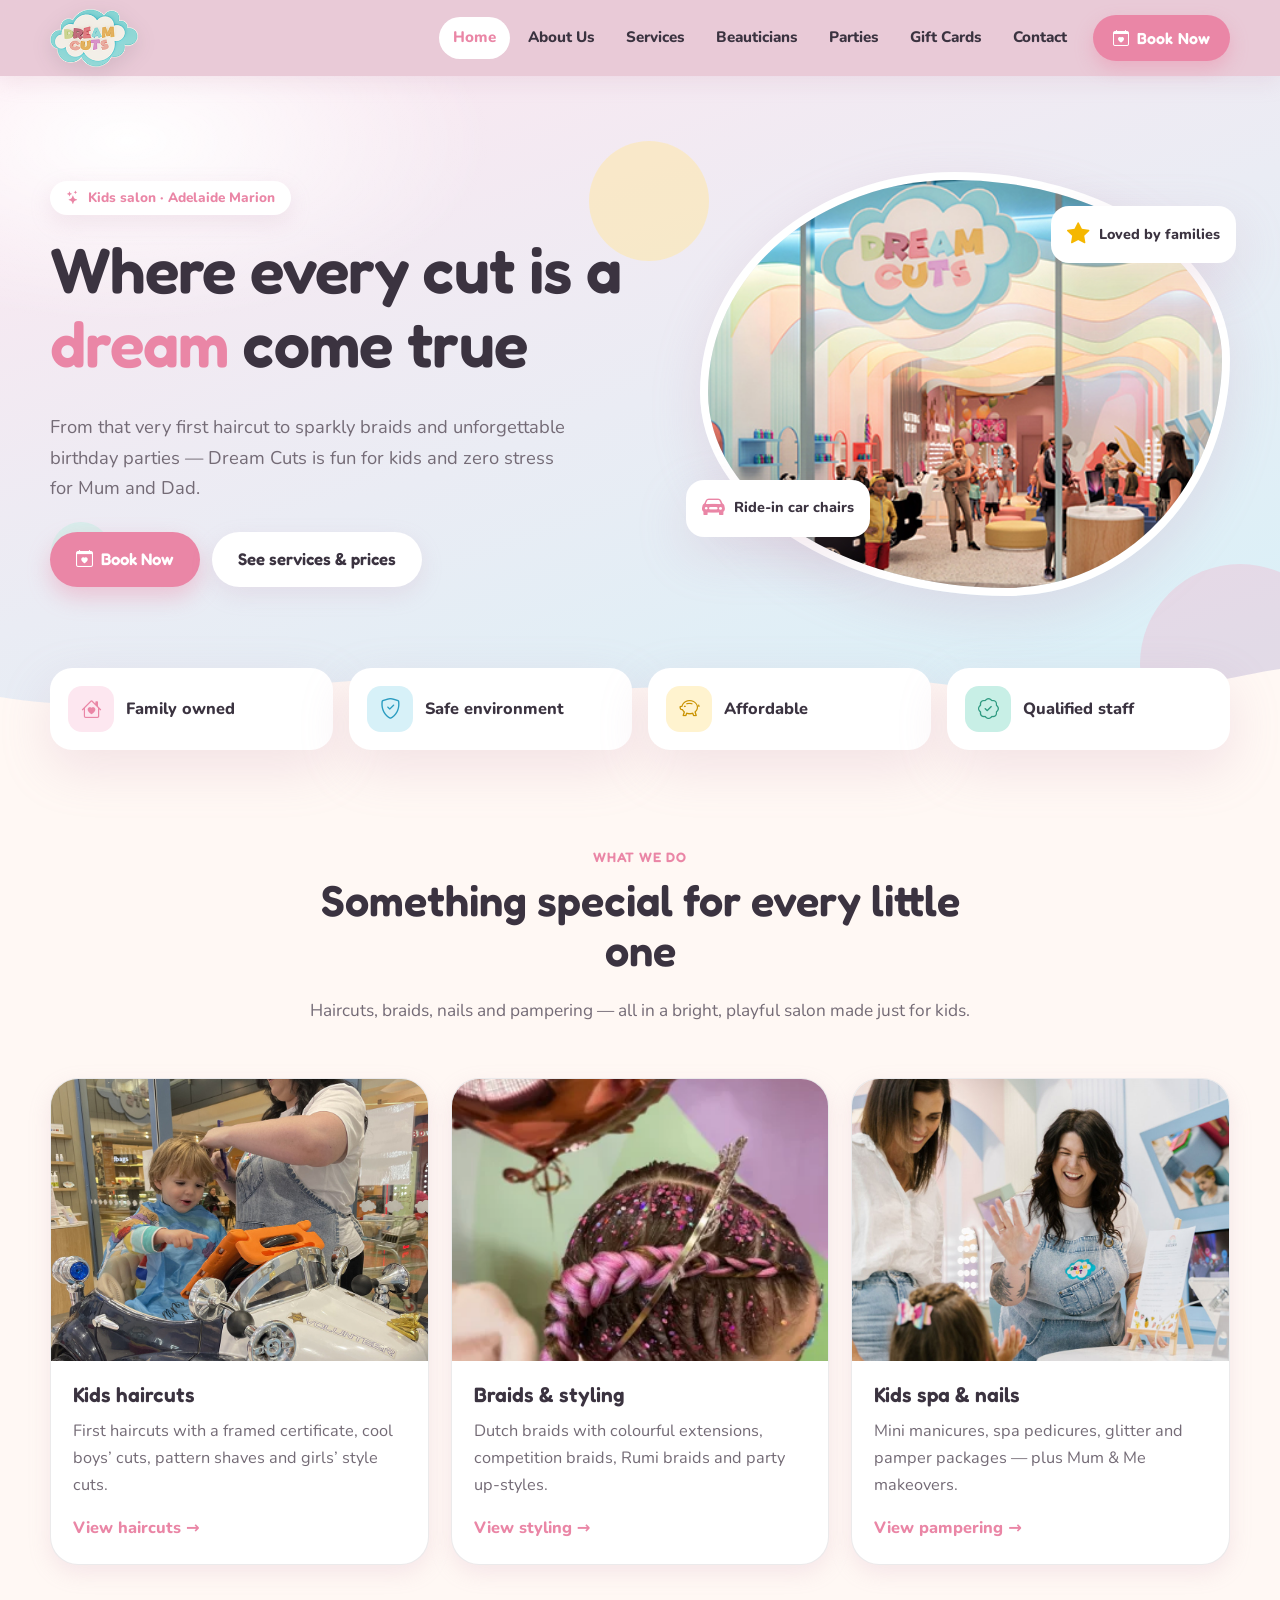
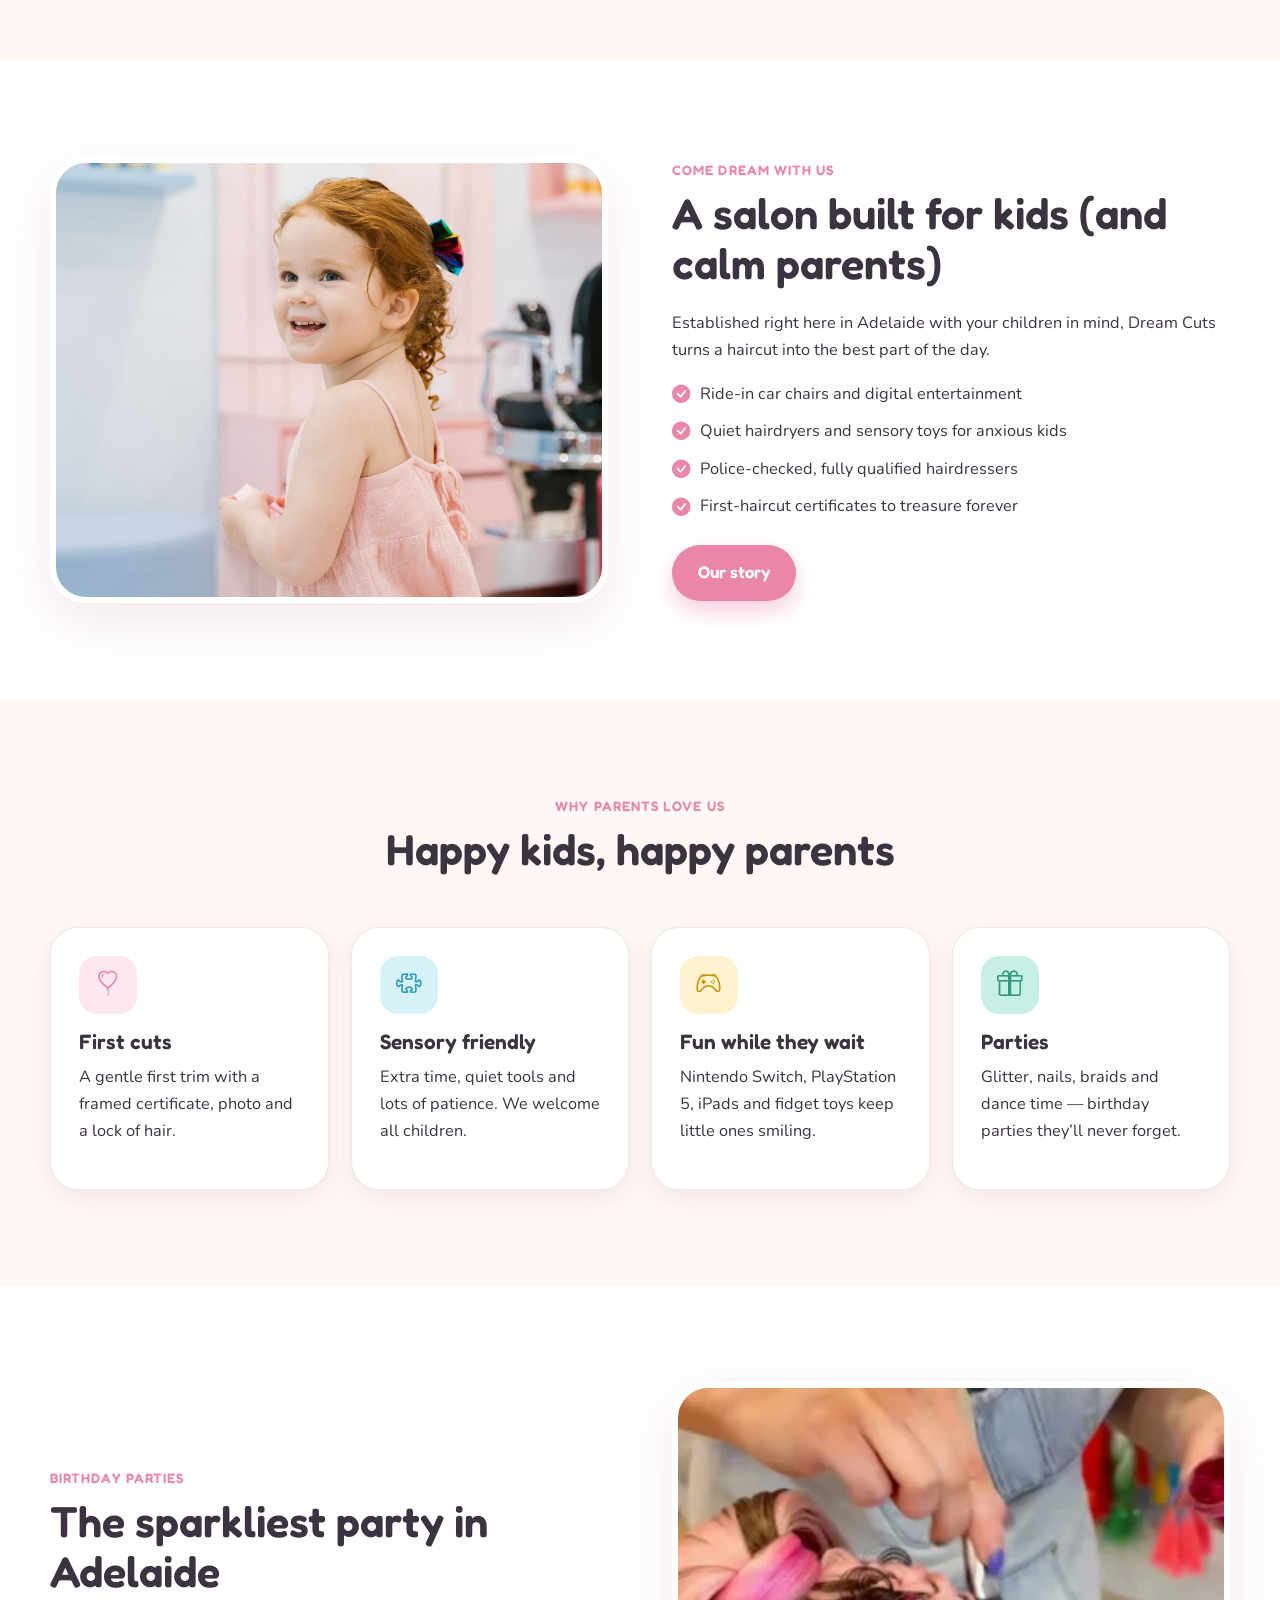
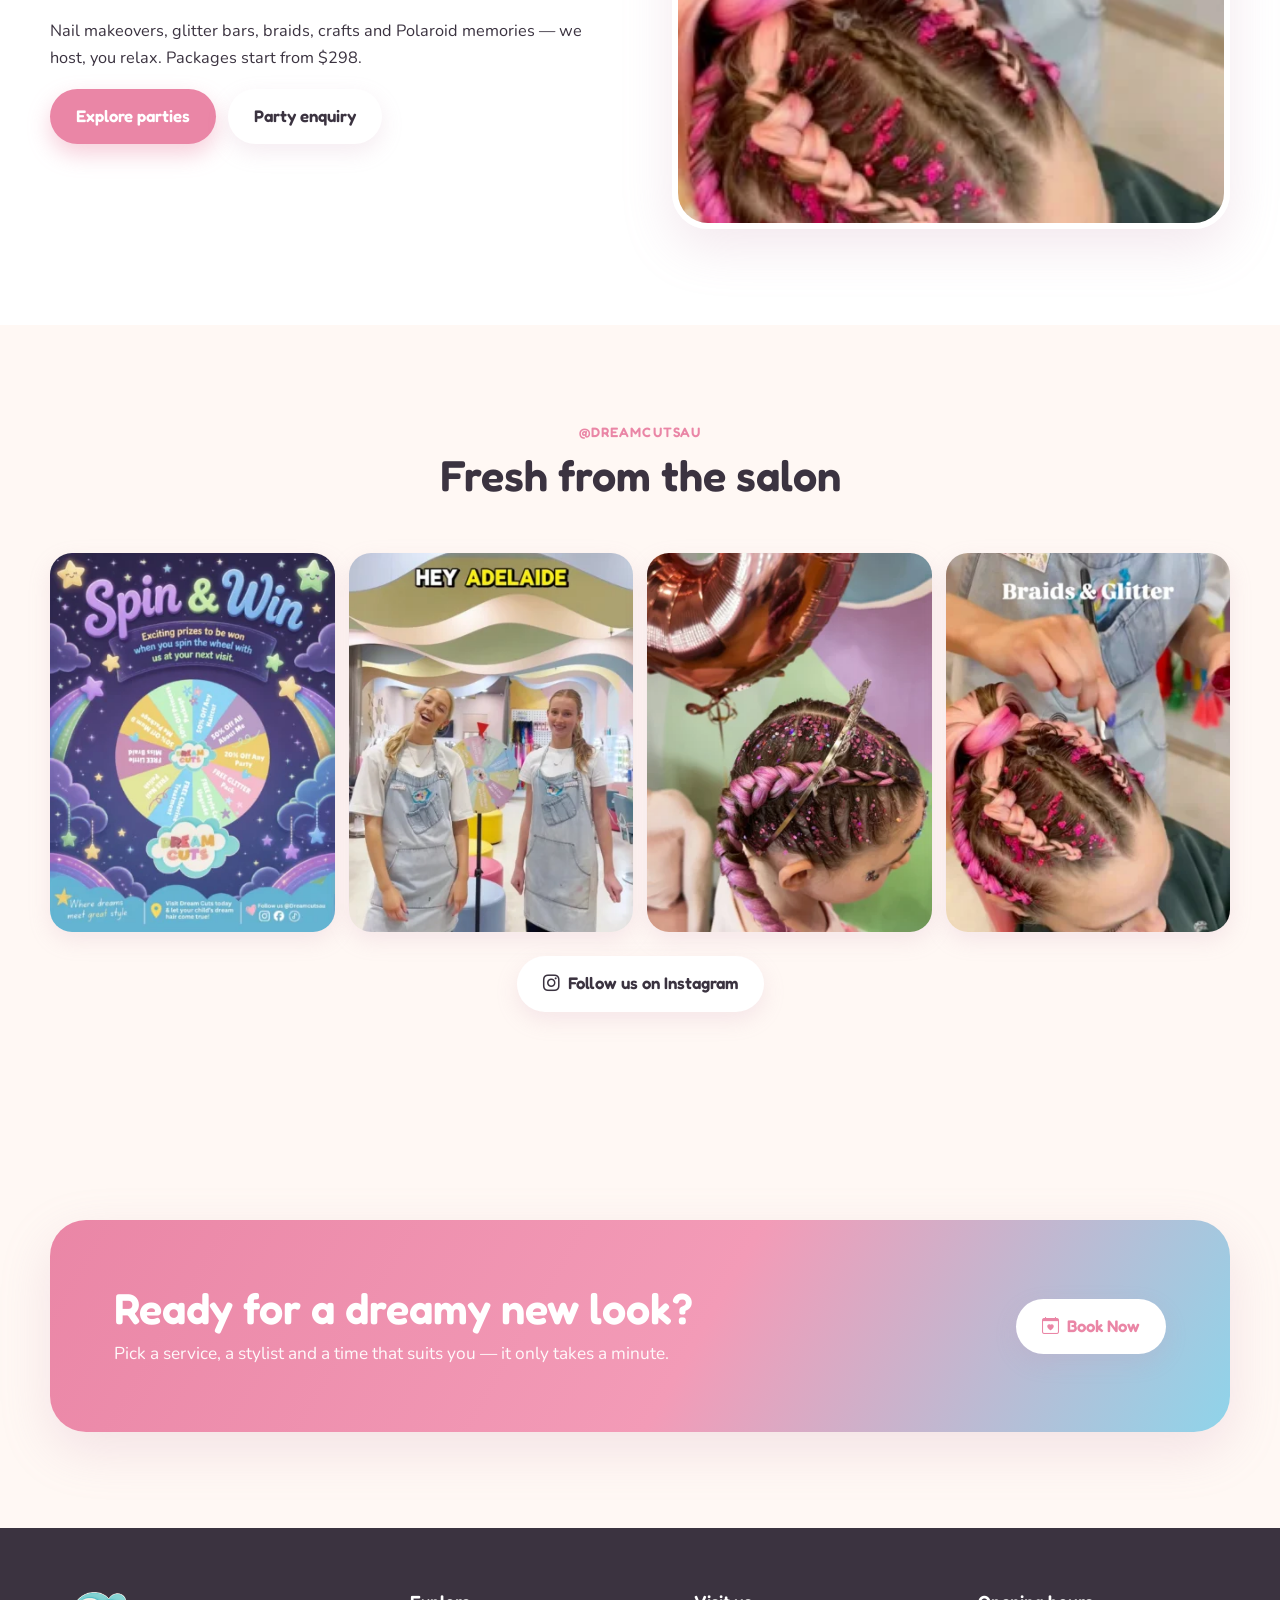
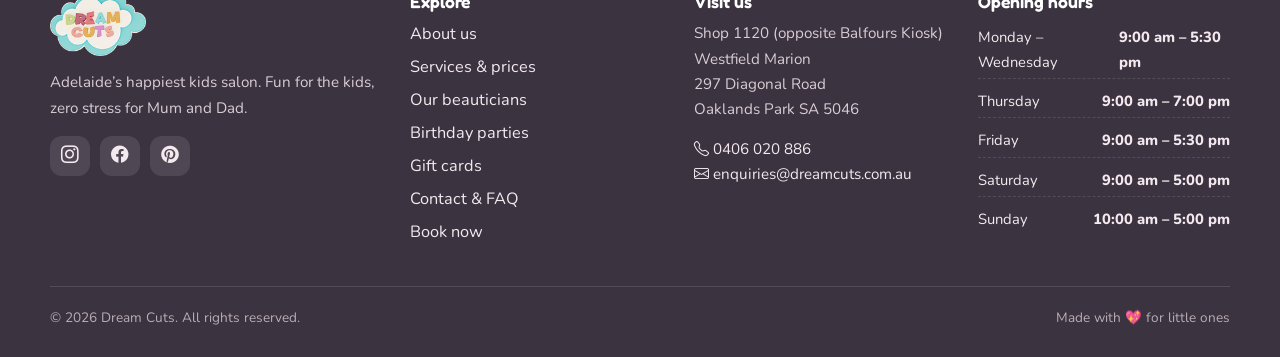
<file: index.html>
<!DOCTYPE html>
<html lang="en-AU">
<head>
  <meta charset="utf-8">
  <meta name="viewport" content="width=device-width, initial-scale=1, viewport-fit=cover">
  <meta name="theme-color" content="#e8c6d5">
  <title>Dream Cuts | Kids Hair Salon at Westfield Marion, Adelaide</title>
  <meta name="description" content="Kids haircuts, braids, sensory cuts, nails and birthday parties at Dream Cuts, Westfield Marion. Fun for the kids, zero stress for parents.">
  <link rel="icon" href="assets/img/logo-cloud.png">
  <link rel="preconnect" href="https://fonts.googleapis.com">
  <link rel="preconnect" href="https://fonts.gstatic.com" crossorigin>
  <link href="https://fonts.googleapis.com/css2?family=Fredoka:wght@400;500;600;700&family=Nunito:wght@400;600;700;800&display=swap" rel="stylesheet">
  <link href="https://cdn.jsdelivr.net/npm/bootstrap-icons@1.11.3/font/bootstrap-icons.min.css" rel="stylesheet">
  <link rel="stylesheet" href="css/site.css?v=5">
</head>
<body data-page="home">
  <a class="skip-link" href="#main">Skip to content</a>
  <header class="site-header">
    <nav class="wrap nav-bar" aria-label="Main">
      <a class="brand" href="index.html"><img src="assets/img/logo-cloud.png" alt="Dream Cuts kids salon"></a>
      <button class="nav-toggle" type="button" aria-label="Open menu" aria-expanded="false"><i class="bi bi-list"></i></button>
      <ul class="nav-links">
          <li><a href="index.html" data-page="home">Home</a></li>
          <li><a href="about.html" data-page="about">About Us</a></li>
          <li><a href="services.html" data-page="services">Services</a></li>
          <li><a href="beauticians.html" data-page="team">Beauticians</a></li>
          <li><a href="parties.html" data-page="parties">Parties</a></li>
          <li><a href="gift-cards.html" data-page="gifts">Gift Cards</a></li>
          <li><a href="contact.html" data-page="contact">Contact</a></li>
          <li class="nav-book"><a class="btn-book" href="booking.html"><i class="bi bi-calendar-heart"></i> Book Now</a></li>
      </ul>
    </nav>
  </header>

  <main id="main">
    <section class="hero">
      <span class="bubble s1"></span><span class="bubble s2"></span><span class="bubble s3"></span>
      <div class="wrap hero-grid">
        <div>
          <span class="eyebrow"><i class="bi bi-stars"></i> Kids salon · Adelaide Marion</span>
          <h1>Where every cut is a <span>dream</span> come true</h1>
          <p class="lead">From that very first haircut to sparkly braids and unforgettable birthday parties — Dream Cuts is fun for kids and zero stress for Mum and Dad.</p>
          <div class="btn-row">
            <a class="btn btn-primary" href="booking.html"><i class="bi bi-calendar-heart"></i> Book Now</a>
            <a class="btn btn-light" href="services.html">See services &amp; prices</a>
          </div>
        </div>
        <div class="hero-photo">
          <img src="assets/img/salon-hero.jpg" alt="Dream Cuts salon with rainbow arches and ride-in car chairs">
          <div class="float-badge b1"><i class="bi bi-car-front-fill"></i> Ride-in car chairs</div>
          <div class="float-badge b2"><i class="bi bi-star-fill"></i> Loved by families</div>
        </div>
      </div>
      <svg class="cloud-edge" viewBox="0 0 1440 80" preserveAspectRatio="none" aria-hidden="true"><path fill="currentColor" d="M0,48 C180,80 360,8 540,32 C720,56 900,8 1080,36 C1260,64 1380,24 1440,16 L1440,80 L0,80 Z"></path></svg>
    </section>

    <section class="wrap">
      <div class="trust">
        <div class="trust-item"><span class="ic c-pink"><i class="bi bi-house-heart"></i></span>Family owned</div>
        <div class="trust-item"><span class="ic c-sky"><i class="bi bi-shield-check"></i></span>Safe environment</div>
        <div class="trust-item"><span class="ic c-butter"><i class="bi bi-piggy-bank"></i></span>Affordable</div>
        <div class="trust-item"><span class="ic c-mint"><i class="bi bi-patch-check"></i></span>Qualified staff</div>
      </div>
    </section>

    <section class="section">
      <div class="wrap">
        <div class="section-head reveal">
          <span class="kicker">What we do</span>
          <h2>Something special for every little one</h2>
          <p>Haircuts, braids, nails and pampering — all in a bright, playful salon made just for kids.</p>
        </div>
        <div class="grid grid-3">
          <article class="card reveal">
            <img class="card-img" src="assets/img/salon-storefront.jpg" alt="">
            <div class="card-body">
              <h3>Kids haircuts</h3>
              <p>First haircuts with a framed certificate, cool boys’ cuts, pattern shaves and girls’ style cuts.</p>
              <a class="more" href="services.html#cat-little">View haircuts →</a>
            </div>
          </article>
          <article class="card reveal">
            <img class="card-img" src="assets/img/insta-3.webp" alt="">
            <div class="card-body">
              <h3>Braids &amp; styling</h3>
              <p>Dutch braids with colourful extensions, competition braids, Rumi braids and party up-styles.</p>
              <a class="more" href="services.html#cat-styling">View styling →</a>
            </div>
          </article>
          <article class="card reveal">
            <img class="card-img" src="assets/img/about-2.jpg" alt="">
            <div class="card-body">
              <h3>Kids spa &amp; nails</h3>
              <p>Mini manicures, spa pedicures, glitter and pamper packages — plus Mum &amp; Me makeovers.</p>
              <a class="more" href="services.html#cat-nails">View pampering →</a>
            </div>
          </article>
        </div>
      </div>
    </section>

    <section class="section tint">
      <div class="wrap split">
        <div class="split-img reveal"><img src="assets/img/about.jpg" alt="Inside the Dream Cuts salon"></div>
        <div class="reveal">
          <span class="kicker">Come dream with us</span>
          <h2>A salon built for kids (and calm parents)</h2>
          <p>Established right here in Adelaide with your children in mind, Dream Cuts turns a haircut into the best part of the day.</p>
          <ul class="ticks">
            <li><i class="bi bi-check-circle-fill"></i> Ride-in car chairs and digital entertainment</li>
            <li><i class="bi bi-check-circle-fill"></i> Quiet hairdryers and sensory toys for anxious kids</li>
            <li><i class="bi bi-check-circle-fill"></i> Police-checked, fully qualified hairdressers</li>
            <li><i class="bi bi-check-circle-fill"></i> First-haircut certificates to treasure forever</li>
          </ul>
          <a class="btn btn-primary" href="about.html">Our story</a>
        </div>
      </div>
    </section>

    <section class="section">
      <div class="wrap">
        <div class="section-head reveal">
          <span class="kicker">Why parents love us</span>
          <h2>Happy kids, happy parents</h2>
        </div>
        <div class="grid grid-4">
          <div class="card feature reveal"><span class="ic c-pink"><i class="bi bi-balloon-heart"></i></span><h3>First cuts</h3><p>A gentle first trim with a framed certificate, photo and a lock of hair.</p></div>
          <div class="card feature reveal"><span class="ic c-sky"><i class="bi bi-puzzle"></i></span><h3>Sensory friendly</h3><p>Extra time, quiet tools and lots of patience. We welcome all children.</p></div>
          <div class="card feature reveal"><span class="ic c-butter"><i class="bi bi-controller"></i></span><h3>Fun while they wait</h3><p>Nintendo Switch, PlayStation 5, iPads and fidget toys keep little ones smiling.</p></div>
          <div class="card feature reveal"><span class="ic c-mint"><i class="bi bi-gift"></i></span><h3>Parties</h3><p>Glitter, nails, braids and dance time — birthday parties they’ll never forget.</p></div>
        </div>
      </div>
    </section>

    <section class="section tint">
      <div class="wrap split reverse">
        <div class="split-img reveal"><img src="assets/img/insta-4.webp" alt="Child with colourful braids at a Dream Cuts party"></div>
        <div class="reveal">
          <span class="kicker">Birthday parties</span>
          <h2>The sparkliest party in Adelaide</h2>
          <p>Nail makeovers, glitter bars, braids, crafts and Polaroid memories — we host, you relax. Packages start from $298.</p>
          <div class="btn-row">
            <a class="btn btn-primary" href="parties.html">Explore parties</a>
            <a class="btn btn-light" href="contact.html">Party enquiry</a>
          </div>
        </div>
      </div>
    </section>

    <section class="section">
      <div class="wrap">
        <div class="section-head reveal">
          <span class="kicker">@dreamcutsau</span>
          <h2>Fresh from the salon</h2>
        </div>
        <div class="gallery reveal">
          <img src="assets/img/insta-1.webp" alt="Kids style at Dream Cuts">
          <img src="assets/img/insta-2.webp" alt="Braided hairstyle">
          <img src="assets/img/insta-3.webp" alt="Colourful braids">
          <img src="assets/img/insta-4.webp" alt="Party hair">
        </div>
        <p style="text-align:center;margin-top:24px"><a class="btn btn-light" href="https://www.instagram.com/dreamcutsau/" target="_blank" rel="noopener"><i class="bi bi-instagram"></i> Follow us on Instagram</a></p>
      </div>
    </section>

    <section class="section">
      <div class="wrap">
        <div class="cta-band reveal">
          <div>
            <h2>Ready for a dreamy new look?</h2>
            <p>Pick a service, a stylist and a time that suits you — it only takes a minute.</p>
          </div>
          <a class="btn btn-light" href="booking.html"><i class="bi bi-calendar-heart"></i> Book Now</a>
        </div>
      </div>
    </section>

  </main>

  <footer class="site-footer">
    <div class="wrap footer-grid">
      <div>
        <img class="logo" src="assets/img/logo-cloud.png" alt="Dream Cuts">
        <p>Adelaide’s happiest kids salon. Fun for the kids, zero stress for Mum and Dad.</p>
        <div class="socials">
          <a href="https://www.instagram.com/dreamcutsau/" target="_blank" rel="noopener" aria-label="Instagram"><i class="bi bi-instagram"></i></a>
          <a href="https://www.facebook.com/dreamcutsau" target="_blank" rel="noopener" aria-label="Facebook"><i class="bi bi-facebook"></i></a>
          <a href="https://www.pinterest.com/dreamcutsau/" target="_blank" rel="noopener" aria-label="Pinterest"><i class="bi bi-pinterest"></i></a>
        </div>
      </div>
      <div>
        <h3>Explore</h3>
        <ul>
          <li><a href="about.html">About us</a></li>
          <li><a href="services.html">Services &amp; prices</a></li>
          <li><a href="beauticians.html">Our beauticians</a></li>
          <li><a href="parties.html">Birthday parties</a></li>
          <li><a href="gift-cards.html">Gift cards</a></li>
          <li><a href="contact.html">Contact &amp; FAQ</a></li>
          <li><a href="booking.html">Book now</a></li>
        </ul>
      </div>
      <div>
        <h3>Visit us</h3>
        <p>Shop 1120 (opposite Balfours Kiosk)<br>Westfield Marion<br>297 Diagonal Road<br>Oaklands Park SA 5046</p>
        <p><a href="tel:0406020886"><i class="bi bi-telephone"></i> 0406 020 886</a><br>
        <a href="mailto:enquiries@dreamcuts.com.au"><i class="bi bi-envelope"></i> enquiries@dreamcuts.com.au</a></p>
      </div>
      <div>
        <h3>Opening hours</h3>
        <ul class="hours" data-hours></ul>
      </div>
    </div>
    <div class="wrap footer-bottom">
      <span>© <span data-year></span> Dream Cuts. All rights reserved.</span>
      <span>Made with 💖 for little ones</span>
    </div>
  </footer>

  <script src="js/data.js?v=17"></script>
  <script src="js/site.js?v=4"></script>
</body>
</html>
</file>
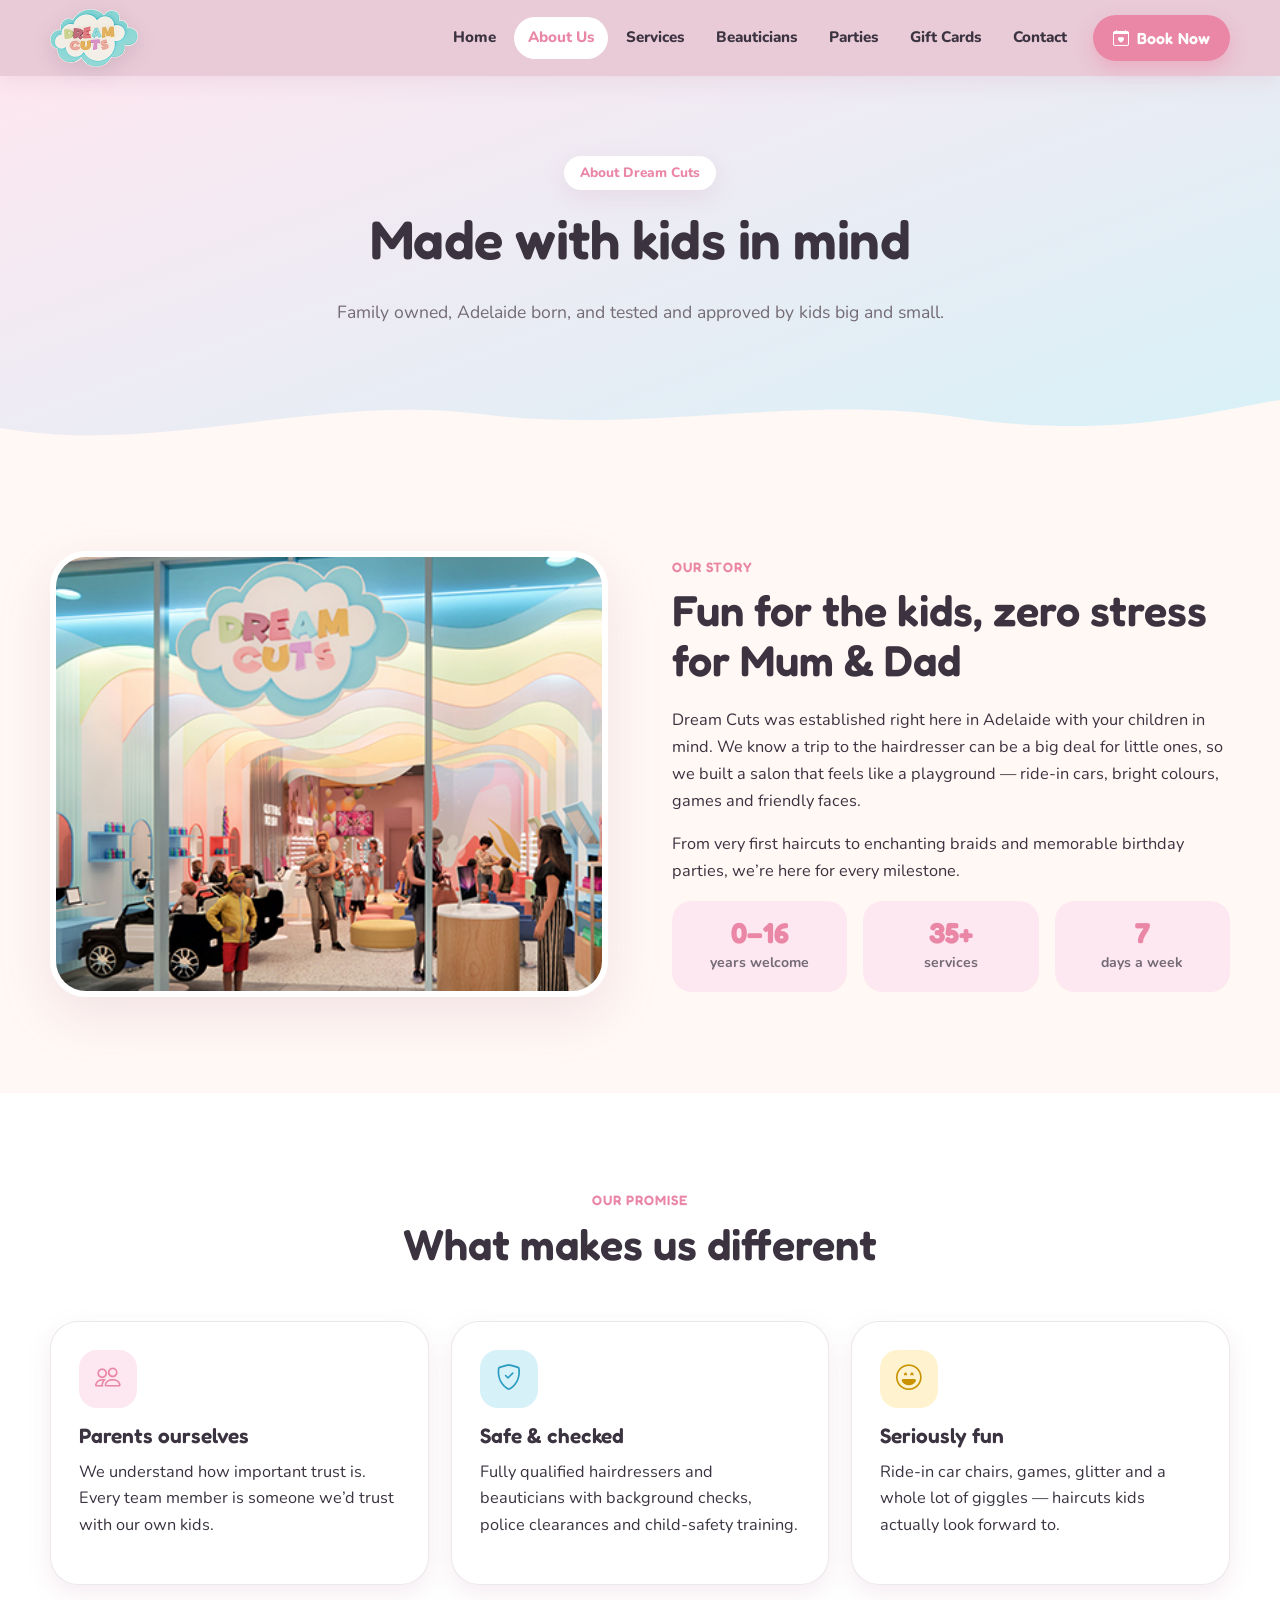
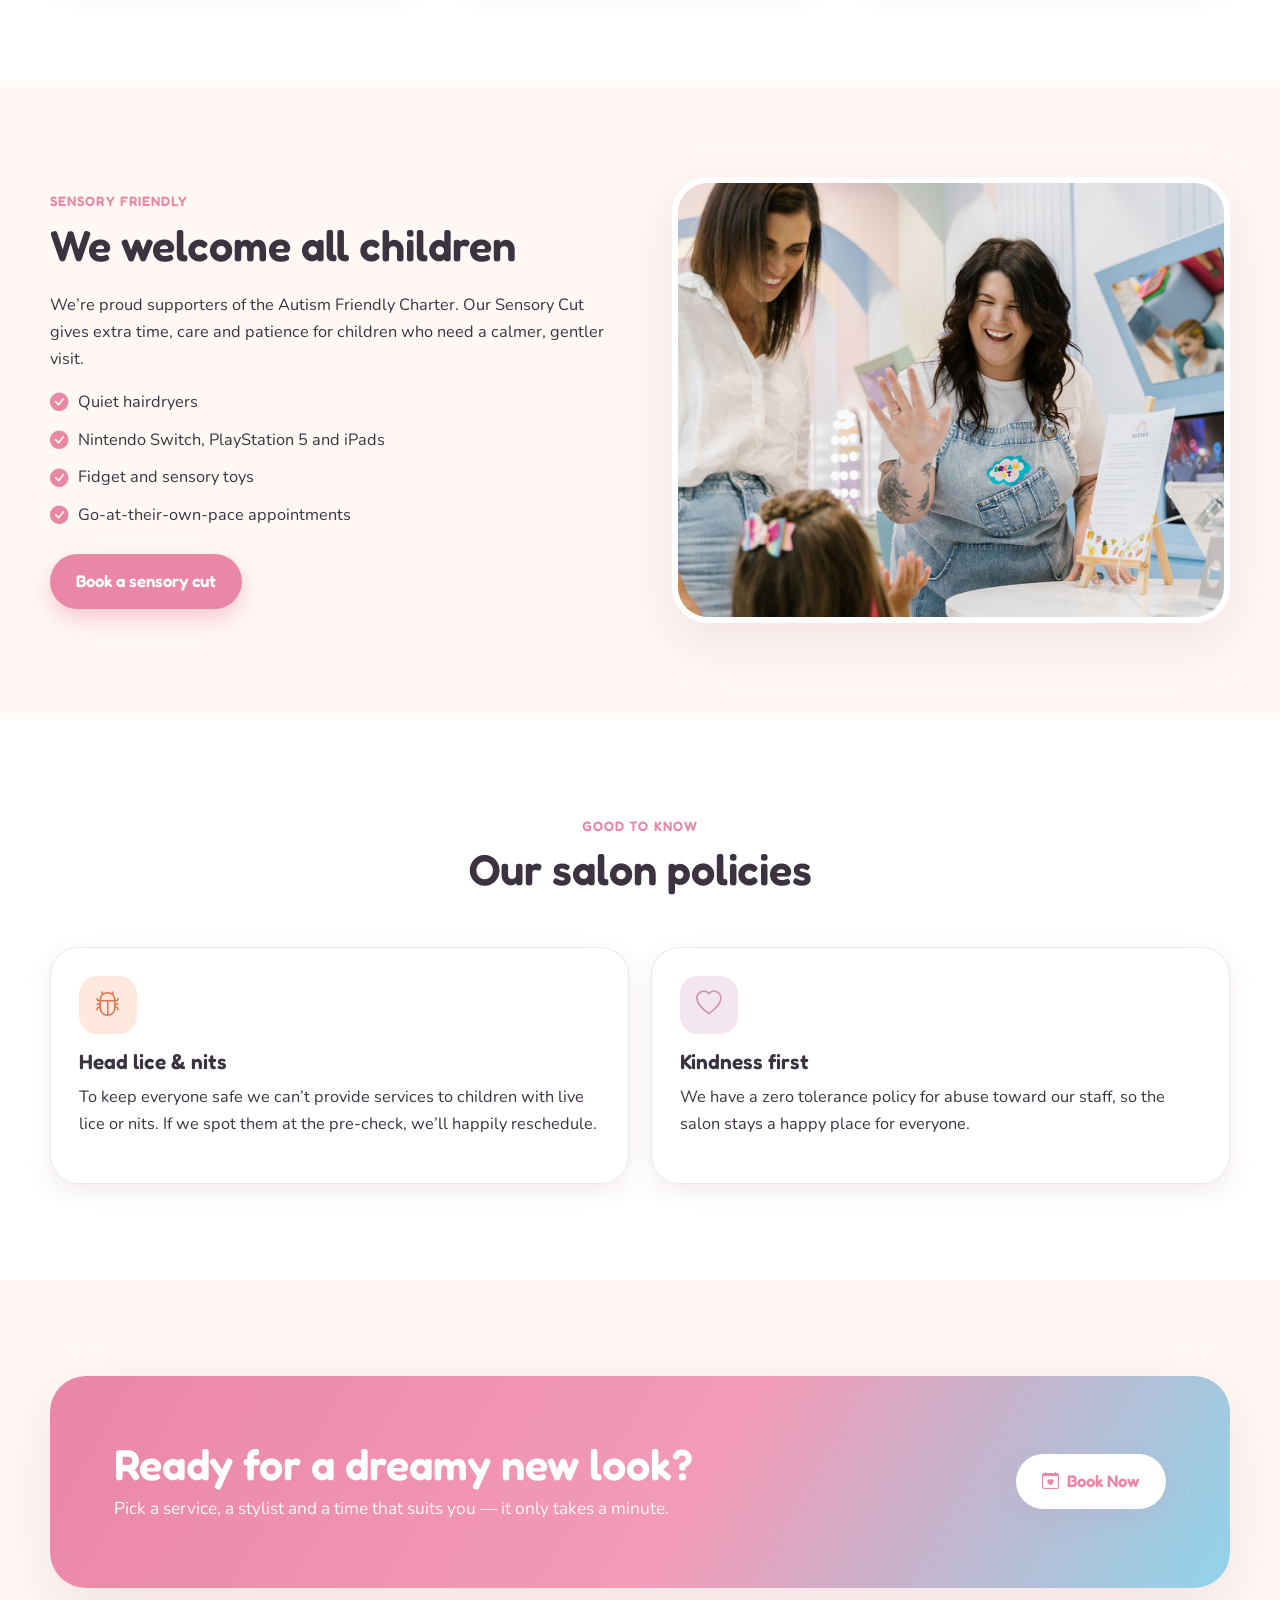
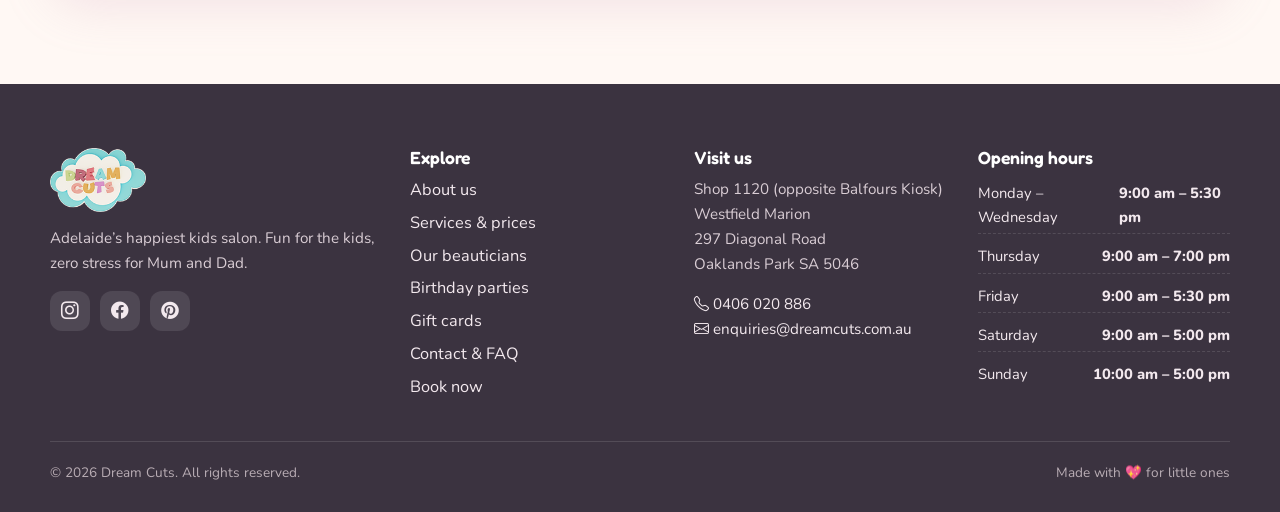
<file: about.html>
<!DOCTYPE html>
<html lang="en-AU">
<head>
  <meta charset="utf-8">
  <meta name="viewport" content="width=device-width, initial-scale=1, viewport-fit=cover">
  <meta name="theme-color" content="#e8c6d5">
  <title>About Us | Dream Cuts Kids Salon Adelaide</title>
  <meta name="description" content="Family-owned kids salon in Adelaide. Qualified, police-checked stylists, sensory-friendly haircuts and a fun, safe space for children.">
  <link rel="icon" href="assets/img/logo-cloud.png">
  <link rel="preconnect" href="https://fonts.googleapis.com">
  <link rel="preconnect" href="https://fonts.gstatic.com" crossorigin>
  <link href="https://fonts.googleapis.com/css2?family=Fredoka:wght@400;500;600;700&family=Nunito:wght@400;600;700;800&display=swap" rel="stylesheet">
  <link href="https://cdn.jsdelivr.net/npm/bootstrap-icons@1.11.3/font/bootstrap-icons.min.css" rel="stylesheet">
  <link rel="stylesheet" href="css/site.css?v=5">
</head>
<body data-page="about">
  <a class="skip-link" href="#main">Skip to content</a>
  <header class="site-header">
    <nav class="wrap nav-bar" aria-label="Main">
      <a class="brand" href="index.html"><img src="assets/img/logo-cloud.png" alt="Dream Cuts kids salon"></a>
      <button class="nav-toggle" type="button" aria-label="Open menu" aria-expanded="false"><i class="bi bi-list"></i></button>
      <ul class="nav-links">
          <li><a href="index.html" data-page="home">Home</a></li>
          <li><a href="about.html" data-page="about">About Us</a></li>
          <li><a href="services.html" data-page="services">Services</a></li>
          <li><a href="beauticians.html" data-page="team">Beauticians</a></li>
          <li><a href="parties.html" data-page="parties">Parties</a></li>
          <li><a href="gift-cards.html" data-page="gifts">Gift Cards</a></li>
          <li><a href="contact.html" data-page="contact">Contact</a></li>
          <li class="nav-book"><a class="btn-book" href="booking.html"><i class="bi bi-calendar-heart"></i> Book Now</a></li>
      </ul>
    </nav>
  </header>

  <main id="main">
    <section class="page-hero">
      <div class="wrap">
        <span class="eyebrow">About Dream Cuts</span>
        <h1>Made with kids in mind</h1>
        <p>Family owned, Adelaide born, and tested and approved by kids big and small.</p>
      </div>
      <svg class="cloud-edge" viewBox="0 0 1440 80" preserveAspectRatio="none" aria-hidden="true"><path fill="currentColor" d="M0,48 C180,80 360,8 540,32 C720,56 900,8 1080,36 C1260,64 1380,24 1440,16 L1440,80 L0,80 Z"></path></svg>
    </section>
    <section class="section">
      <div class="wrap split">
        <div class="split-img reveal"><img src="assets/img/salon-hero.jpg" alt="Dream Cuts salon interior"></div>
        <div class="reveal">
          <span class="kicker">Our story</span>
          <h2>Fun for the kids, zero stress for Mum &amp; Dad</h2>
          <p>Dream Cuts was established right here in Adelaide with your children in mind. We know a trip to the hairdresser can be a big deal for little ones, so we built a salon that feels like a playground — ride-in cars, bright colours, games and friendly faces.</p>
          <p>From very first haircuts to enchanting braids and memorable birthday parties, we’re here for every milestone.</p>
          <div class="stats">
            <div class="stat"><strong>0–16</strong><span>years welcome</span></div>
            <div class="stat"><strong>35+</strong><span>services</span></div>
            <div class="stat"><strong>7</strong><span>days a week</span></div>
          </div>
        </div>
      </div>
    </section>

    <section class="section tint">
      <div class="wrap">
        <div class="section-head reveal">
          <span class="kicker">Our promise</span>
          <h2>What makes us different</h2>
        </div>
        <div class="grid grid-3">
          <div class="card feature reveal"><span class="ic c-pink"><i class="bi bi-people"></i></span><h3>Parents ourselves</h3><p>We understand how important trust is. Every team member is someone we’d trust with our own kids.</p></div>
          <div class="card feature reveal"><span class="ic c-sky"><i class="bi bi-shield-check"></i></span><h3>Safe &amp; checked</h3><p>Fully qualified hairdressers and beauticians with background checks, police clearances and child-safety training.</p></div>
          <div class="card feature reveal"><span class="ic c-butter"><i class="bi bi-emoji-laughing"></i></span><h3>Seriously fun</h3><p>Ride-in car chairs, games, glitter and a whole lot of giggles — haircuts kids actually look forward to.</p></div>
        </div>
      </div>
    </section>

    <section class="section" id="sensory">
      <div class="wrap split reverse">
        <div class="split-img reveal"><img src="assets/img/about-2.jpg" alt="Calm, sensory-friendly salon space"></div>
        <div class="reveal">
          <span class="kicker">Sensory friendly</span>
          <h2>We welcome all children</h2>
          <p>We’re proud supporters of the Autism Friendly Charter. Our Sensory Cut gives extra time, care and patience for children who need a calmer, gentler visit.</p>
          <ul class="ticks">
            <li><i class="bi bi-check-circle-fill"></i> Quiet hairdryers</li>
            <li><i class="bi bi-check-circle-fill"></i> Nintendo Switch, PlayStation 5 and iPads</li>
            <li><i class="bi bi-check-circle-fill"></i> Fidget and sensory toys</li>
            <li><i class="bi bi-check-circle-fill"></i> Go-at-their-own-pace appointments</li>
          </ul>
          <a class="btn btn-primary" href="booking.html">Book a sensory cut</a>
        </div>
      </div>
    </section>

    <section class="section tint">
      <div class="wrap">
        <div class="section-head reveal">
          <span class="kicker">Good to know</span>
          <h2>Our salon policies</h2>
        </div>
        <div class="grid grid-2">
          <div class="card feature reveal"><span class="ic c-peach"><i class="bi bi-bug"></i></span><h3>Head lice &amp; nits</h3><p>To keep everyone safe we can’t provide services to children with live lice or nits. If we spot them at the pre-check, we’ll happily reschedule.</p></div>
          <div class="card feature reveal"><span class="ic c-lilac"><i class="bi bi-heart"></i></span><h3>Kindness first</h3><p>We have a zero tolerance policy for abuse toward our staff, so the salon stays a happy place for everyone.</p></div>
        </div>
      </div>
    </section>

    <section class="section">
      <div class="wrap">
        <div class="cta-band reveal">
          <div>
            <h2>Ready for a dreamy new look?</h2>
            <p>Pick a service, a stylist and a time that suits you — it only takes a minute.</p>
          </div>
          <a class="btn btn-light" href="booking.html"><i class="bi bi-calendar-heart"></i> Book Now</a>
        </div>
      </div>
    </section>

  </main>

  <footer class="site-footer">
    <div class="wrap footer-grid">
      <div>
        <img class="logo" src="assets/img/logo-cloud.png" alt="Dream Cuts">
        <p>Adelaide’s happiest kids salon. Fun for the kids, zero stress for Mum and Dad.</p>
        <div class="socials">
          <a href="https://www.instagram.com/dreamcutsau/" target="_blank" rel="noopener" aria-label="Instagram"><i class="bi bi-instagram"></i></a>
          <a href="https://www.facebook.com/dreamcutsau" target="_blank" rel="noopener" aria-label="Facebook"><i class="bi bi-facebook"></i></a>
          <a href="https://www.pinterest.com/dreamcutsau/" target="_blank" rel="noopener" aria-label="Pinterest"><i class="bi bi-pinterest"></i></a>
        </div>
      </div>
      <div>
        <h3>Explore</h3>
        <ul>
          <li><a href="about.html">About us</a></li>
          <li><a href="services.html">Services &amp; prices</a></li>
          <li><a href="beauticians.html">Our beauticians</a></li>
          <li><a href="parties.html">Birthday parties</a></li>
          <li><a href="gift-cards.html">Gift cards</a></li>
          <li><a href="contact.html">Contact &amp; FAQ</a></li>
          <li><a href="booking.html">Book now</a></li>
        </ul>
      </div>
      <div>
        <h3>Visit us</h3>
        <p>Shop 1120 (opposite Balfours Kiosk)<br>Westfield Marion<br>297 Diagonal Road<br>Oaklands Park SA 5046</p>
        <p><a href="tel:0406020886"><i class="bi bi-telephone"></i> 0406 020 886</a><br>
        <a href="mailto:enquiries@dreamcuts.com.au"><i class="bi bi-envelope"></i> enquiries@dreamcuts.com.au</a></p>
      </div>
      <div>
        <h3>Opening hours</h3>
        <ul class="hours" data-hours></ul>
      </div>
    </div>
    <div class="wrap footer-bottom">
      <span>© <span data-year></span> Dream Cuts. All rights reserved.</span>
      <span>Made with 💖 for little ones</span>
    </div>
  </footer>

  <script src="js/data.js?v=17"></script>
  <script src="js/site.js?v=4"></script>
</body>
</html>
</file>
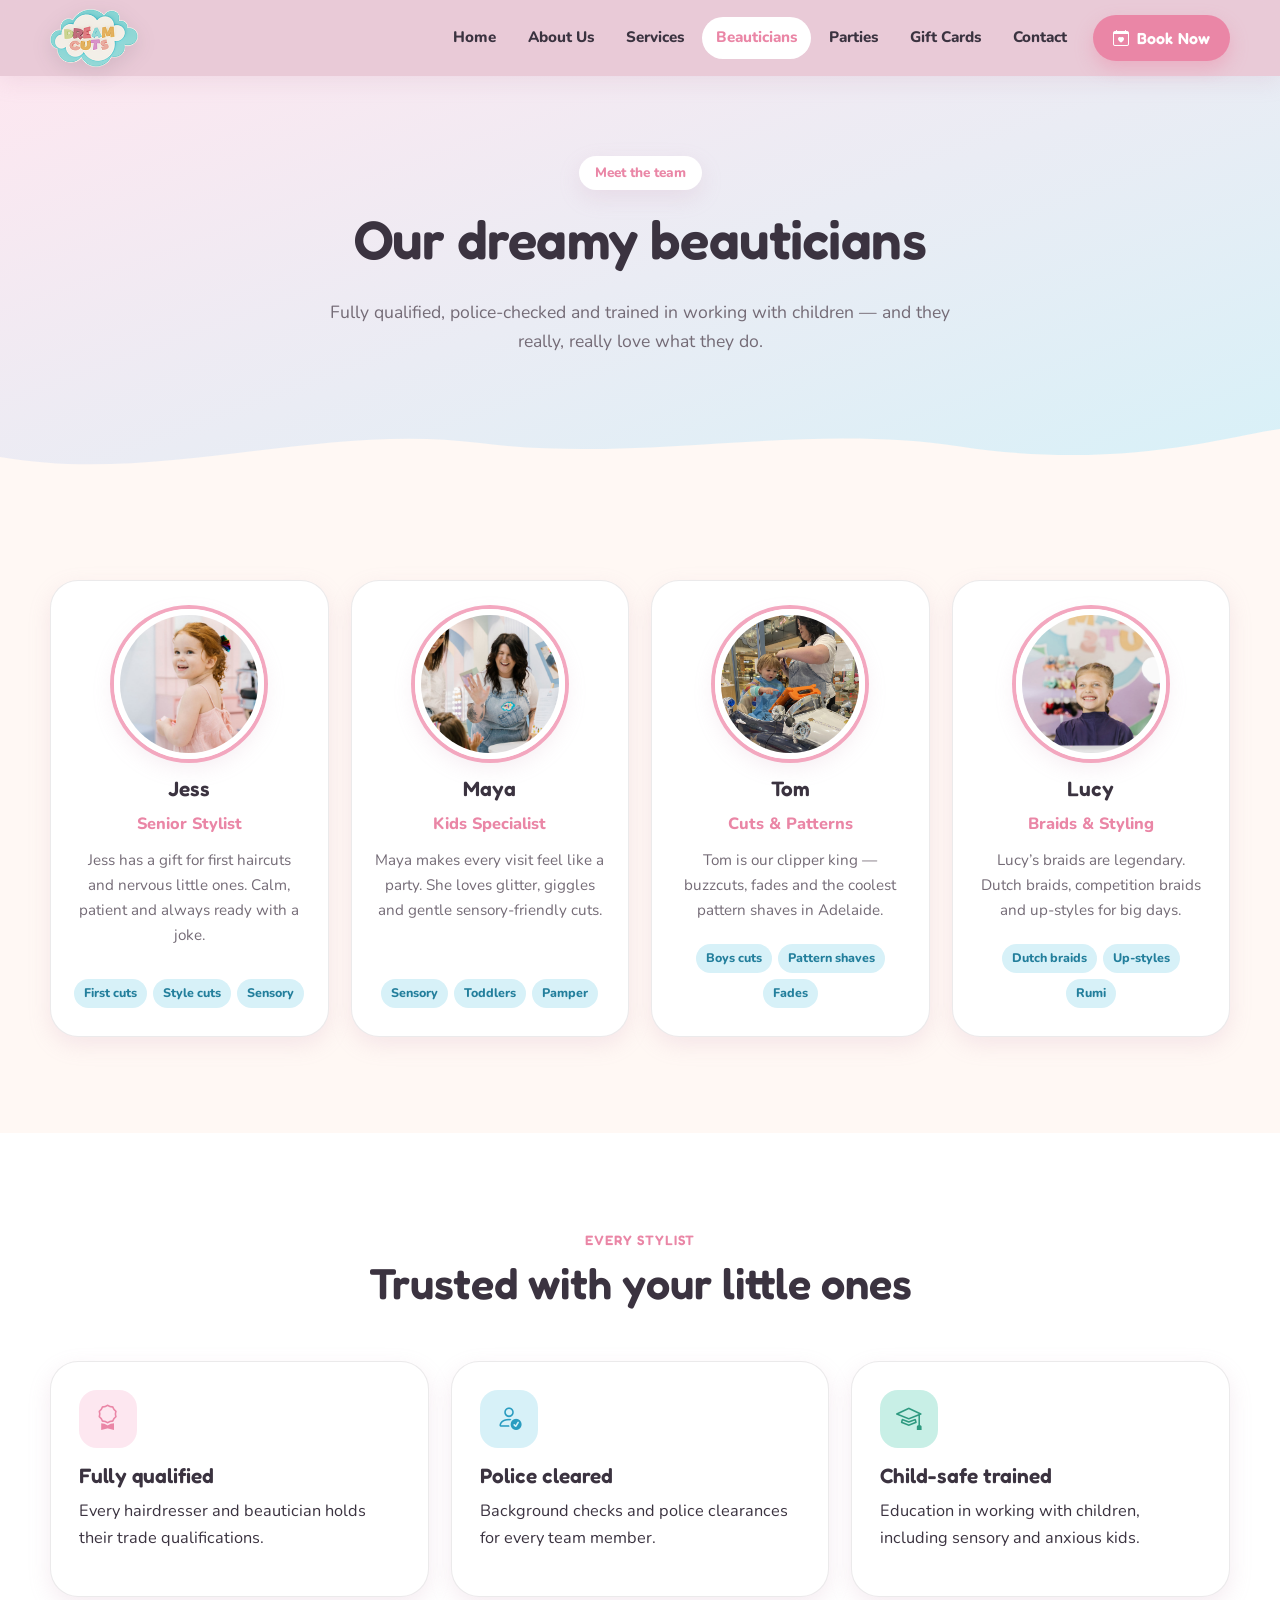
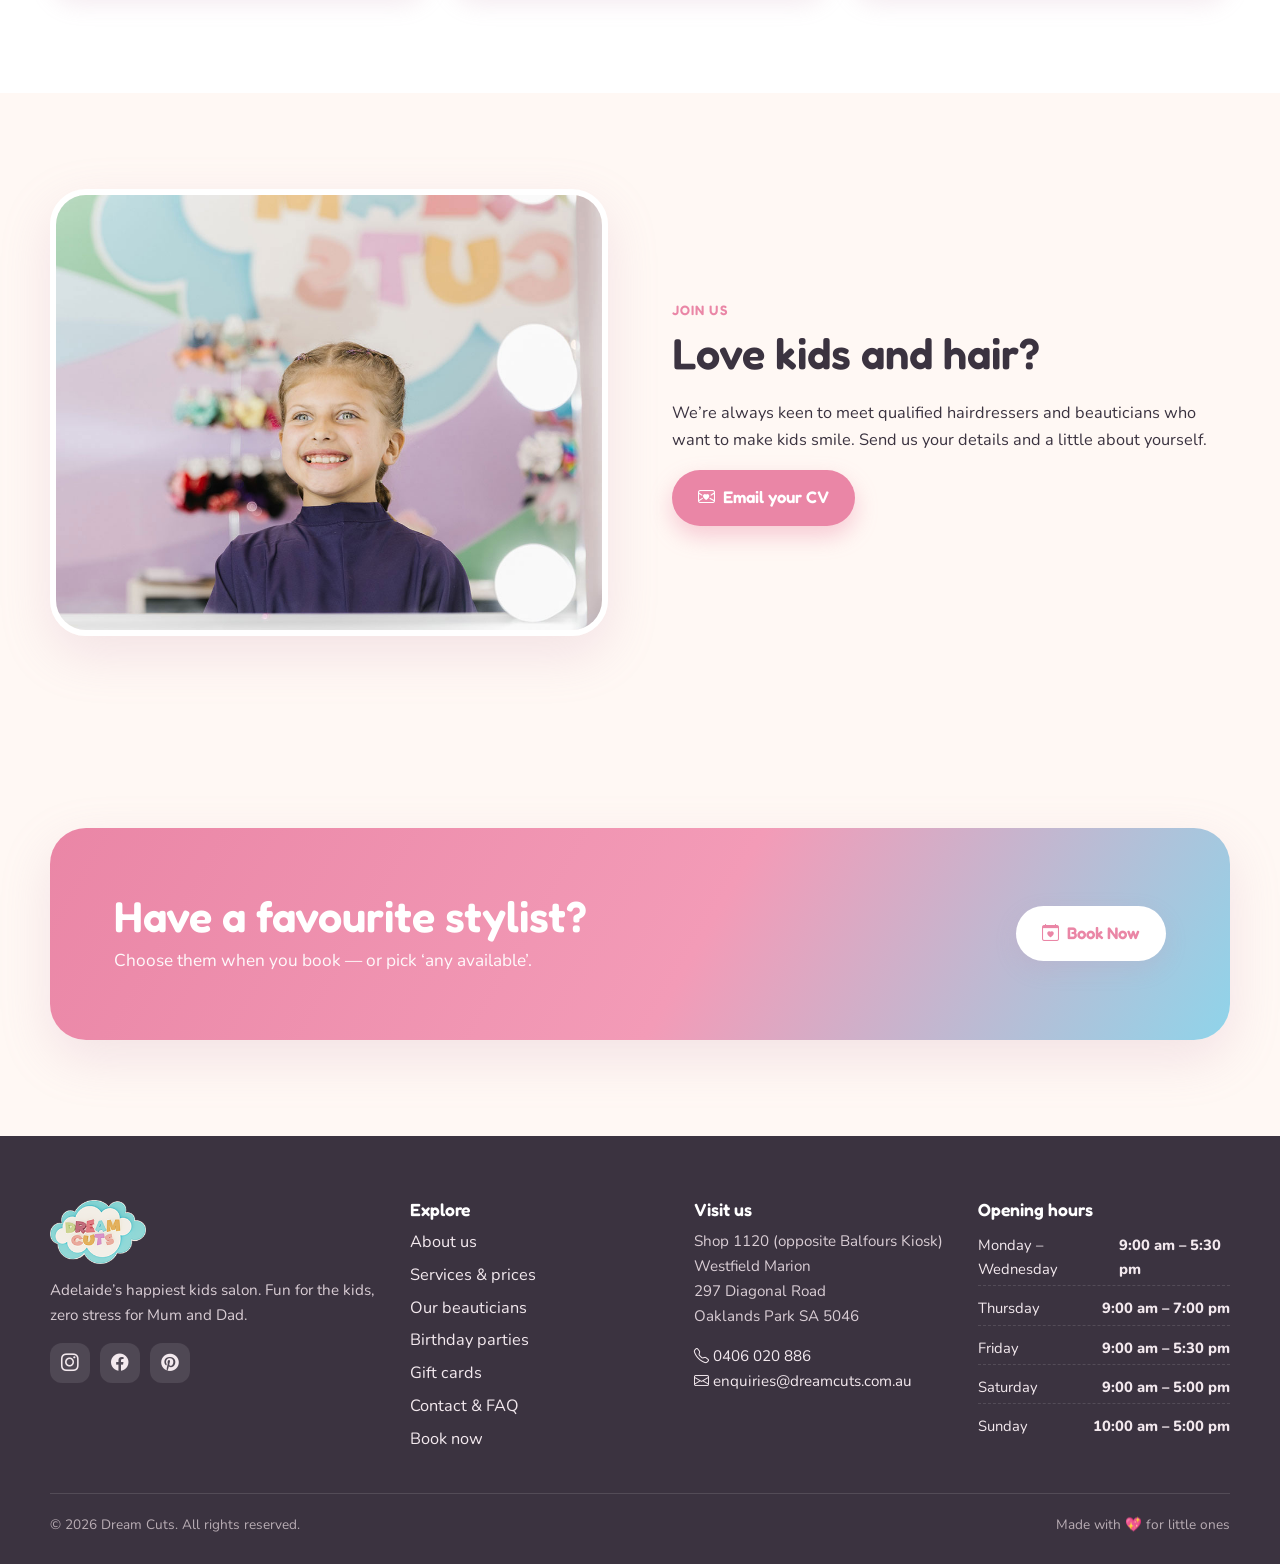
<file: beauticians.html>
<!DOCTYPE html>
<html lang="en-AU">
<head>
  <meta charset="utf-8">
  <meta name="viewport" content="width=device-width, initial-scale=1, viewport-fit=cover">
  <meta name="theme-color" content="#e8c6d5">
  <title>Our Beauticians | Dream Cuts Kids Salon</title>
  <meta name="description" content="Meet the qualified, police-checked kids hairdressers and beauticians at Dream Cuts Westfield Marion.">
  <link rel="icon" href="assets/img/logo-cloud.png">
  <link rel="preconnect" href="https://fonts.googleapis.com">
  <link rel="preconnect" href="https://fonts.gstatic.com" crossorigin>
  <link href="https://fonts.googleapis.com/css2?family=Fredoka:wght@400;500;600;700&family=Nunito:wght@400;600;700;800&display=swap" rel="stylesheet">
  <link href="https://cdn.jsdelivr.net/npm/bootstrap-icons@1.11.3/font/bootstrap-icons.min.css" rel="stylesheet">
  <link rel="stylesheet" href="css/site.css?v=5">
</head>
<body data-page="team">
  <a class="skip-link" href="#main">Skip to content</a>
  <header class="site-header">
    <nav class="wrap nav-bar" aria-label="Main">
      <a class="brand" href="index.html"><img src="assets/img/logo-cloud.png" alt="Dream Cuts kids salon"></a>
      <button class="nav-toggle" type="button" aria-label="Open menu" aria-expanded="false"><i class="bi bi-list"></i></button>
      <ul class="nav-links">
          <li><a href="index.html" data-page="home">Home</a></li>
          <li><a href="about.html" data-page="about">About Us</a></li>
          <li><a href="services.html" data-page="services">Services</a></li>
          <li><a href="beauticians.html" data-page="team">Beauticians</a></li>
          <li><a href="parties.html" data-page="parties">Parties</a></li>
          <li><a href="gift-cards.html" data-page="gifts">Gift Cards</a></li>
          <li><a href="contact.html" data-page="contact">Contact</a></li>
          <li class="nav-book"><a class="btn-book" href="booking.html"><i class="bi bi-calendar-heart"></i> Book Now</a></li>
      </ul>
    </nav>
  </header>

  <main id="main">
    <section class="page-hero">
      <div class="wrap">
        <span class="eyebrow">Meet the team</span>
        <h1>Our dreamy beauticians</h1>
        <p>Fully qualified, police-checked and trained in working with children — and they really, really love what they do.</p>
      </div>
      <svg class="cloud-edge" viewBox="0 0 1440 80" preserveAspectRatio="none" aria-hidden="true"><path fill="currentColor" d="M0,48 C180,80 360,8 540,32 C720,56 900,8 1080,36 C1260,64 1380,24 1440,16 L1440,80 L0,80 Z"></path></svg>
    </section>
    <section class="section">
      <div class="wrap">
        <div class="grid grid-4">
          <article class="card team-card reveal">
            <img class="avatar" src="assets/img/about.jpg" alt="Jess">
            <h3>Jess</h3>
            <div class="role">Senior Stylist</div>
            <p>Jess has a gift for first haircuts and nervous little ones. Calm, patient and always ready with a joke.</p>
            <div class="tags"><span class="tag">First cuts</span><span class="tag">Style cuts</span><span class="tag">Sensory</span></div>
          </article>

          <article class="card team-card reveal">
            <img class="avatar" src="assets/img/about-2.jpg" alt="Maya">
            <h3>Maya</h3>
            <div class="role">Kids Specialist</div>
            <p>Maya makes every visit feel like a party. She loves glitter, giggles and gentle sensory-friendly cuts.</p>
            <div class="tags"><span class="tag">Sensory</span><span class="tag">Toddlers</span><span class="tag">Pamper</span></div>
          </article>

          <article class="card team-card reveal">
            <img class="avatar" src="assets/img/salon-storefront.jpg" alt="Tom">
            <h3>Tom</h3>
            <div class="role">Cuts &amp; Patterns</div>
            <p>Tom is our clipper king — buzzcuts, fades and the coolest pattern shaves in Adelaide.</p>
            <div class="tags"><span class="tag">Boys cuts</span><span class="tag">Pattern shaves</span><span class="tag">Fades</span></div>
          </article>

          <article class="card team-card reveal">
            <img class="avatar" src="assets/img/about-3.jpg" alt="Lucy">
            <h3>Lucy</h3>
            <div class="role">Braids &amp; Styling</div>
            <p>Lucy’s braids are legendary. Dutch braids, competition braids and up-styles for big days.</p>
            <div class="tags"><span class="tag">Dutch braids</span><span class="tag">Up-styles</span><span class="tag">Rumi</span></div>
          </article>
        </div>
      </div>
    </section>

    <section class="section tint">
      <div class="wrap">
        <div class="section-head reveal">
          <span class="kicker">Every stylist</span>
          <h2>Trusted with your little ones</h2>
        </div>
        <div class="grid grid-3">
          <div class="card feature reveal"><span class="ic c-pink"><i class="bi bi-award"></i></span><h3>Fully qualified</h3><p>Every hairdresser and beautician holds their trade qualifications.</p></div>
          <div class="card feature reveal"><span class="ic c-sky"><i class="bi bi-person-check"></i></span><h3>Police cleared</h3><p>Background checks and police clearances for every team member.</p></div>
          <div class="card feature reveal"><span class="ic c-mint"><i class="bi bi-mortarboard"></i></span><h3>Child-safe trained</h3><p>Education in working with children, including sensory and anxious kids.</p></div>
        </div>
      </div>
    </section>

    <section class="section">
      <div class="wrap split">
        <div class="split-img reveal"><img src="assets/img/about-3.jpg" alt="Stylist at work"></div>
        <div class="reveal">
          <span class="kicker">Join us</span>
          <h2>Love kids and hair?</h2>
          <p>We’re always keen to meet qualified hairdressers and beauticians who want to make kids smile. Send us your details and a little about yourself.</p>
          <a class="btn btn-primary" href="mailto:enquiries@dreamcuts.com.au?subject=Careers%20at%20Dream%20Cuts"><i class="bi bi-envelope-heart"></i> Email your CV</a>
        </div>
      </div>
    </section>

    <section class="section">
      <div class="wrap">
        <div class="cta-band reveal">
          <div>
            <h2>Have a favourite stylist?</h2>
            <p>Choose them when you book — or pick ‘any available’.</p>
          </div>
          <a class="btn btn-light" href="booking.html"><i class="bi bi-calendar-heart"></i> Book Now</a>
        </div>
      </div>
    </section>
  </main>

  <footer class="site-footer">
    <div class="wrap footer-grid">
      <div>
        <img class="logo" src="assets/img/logo-cloud.png" alt="Dream Cuts">
        <p>Adelaide’s happiest kids salon. Fun for the kids, zero stress for Mum and Dad.</p>
        <div class="socials">
          <a href="https://www.instagram.com/dreamcutsau/" target="_blank" rel="noopener" aria-label="Instagram"><i class="bi bi-instagram"></i></a>
          <a href="https://www.facebook.com/dreamcutsau" target="_blank" rel="noopener" aria-label="Facebook"><i class="bi bi-facebook"></i></a>
          <a href="https://www.pinterest.com/dreamcutsau/" target="_blank" rel="noopener" aria-label="Pinterest"><i class="bi bi-pinterest"></i></a>
        </div>
      </div>
      <div>
        <h3>Explore</h3>
        <ul>
          <li><a href="about.html">About us</a></li>
          <li><a href="services.html">Services &amp; prices</a></li>
          <li><a href="beauticians.html">Our beauticians</a></li>
          <li><a href="parties.html">Birthday parties</a></li>
          <li><a href="gift-cards.html">Gift cards</a></li>
          <li><a href="contact.html">Contact &amp; FAQ</a></li>
          <li><a href="booking.html">Book now</a></li>
        </ul>
      </div>
      <div>
        <h3>Visit us</h3>
        <p>Shop 1120 (opposite Balfours Kiosk)<br>Westfield Marion<br>297 Diagonal Road<br>Oaklands Park SA 5046</p>
        <p><a href="tel:0406020886"><i class="bi bi-telephone"></i> 0406 020 886</a><br>
        <a href="mailto:enquiries@dreamcuts.com.au"><i class="bi bi-envelope"></i> enquiries@dreamcuts.com.au</a></p>
      </div>
      <div>
        <h3>Opening hours</h3>
        <ul class="hours" data-hours></ul>
      </div>
    </div>
    <div class="wrap footer-bottom">
      <span>© <span data-year></span> Dream Cuts. All rights reserved.</span>
      <span>Made with 💖 for little ones</span>
    </div>
  </footer>

  <script src="js/data.js?v=17"></script>
  <script src="js/site.js?v=4"></script>
</body>
</html>
</file>
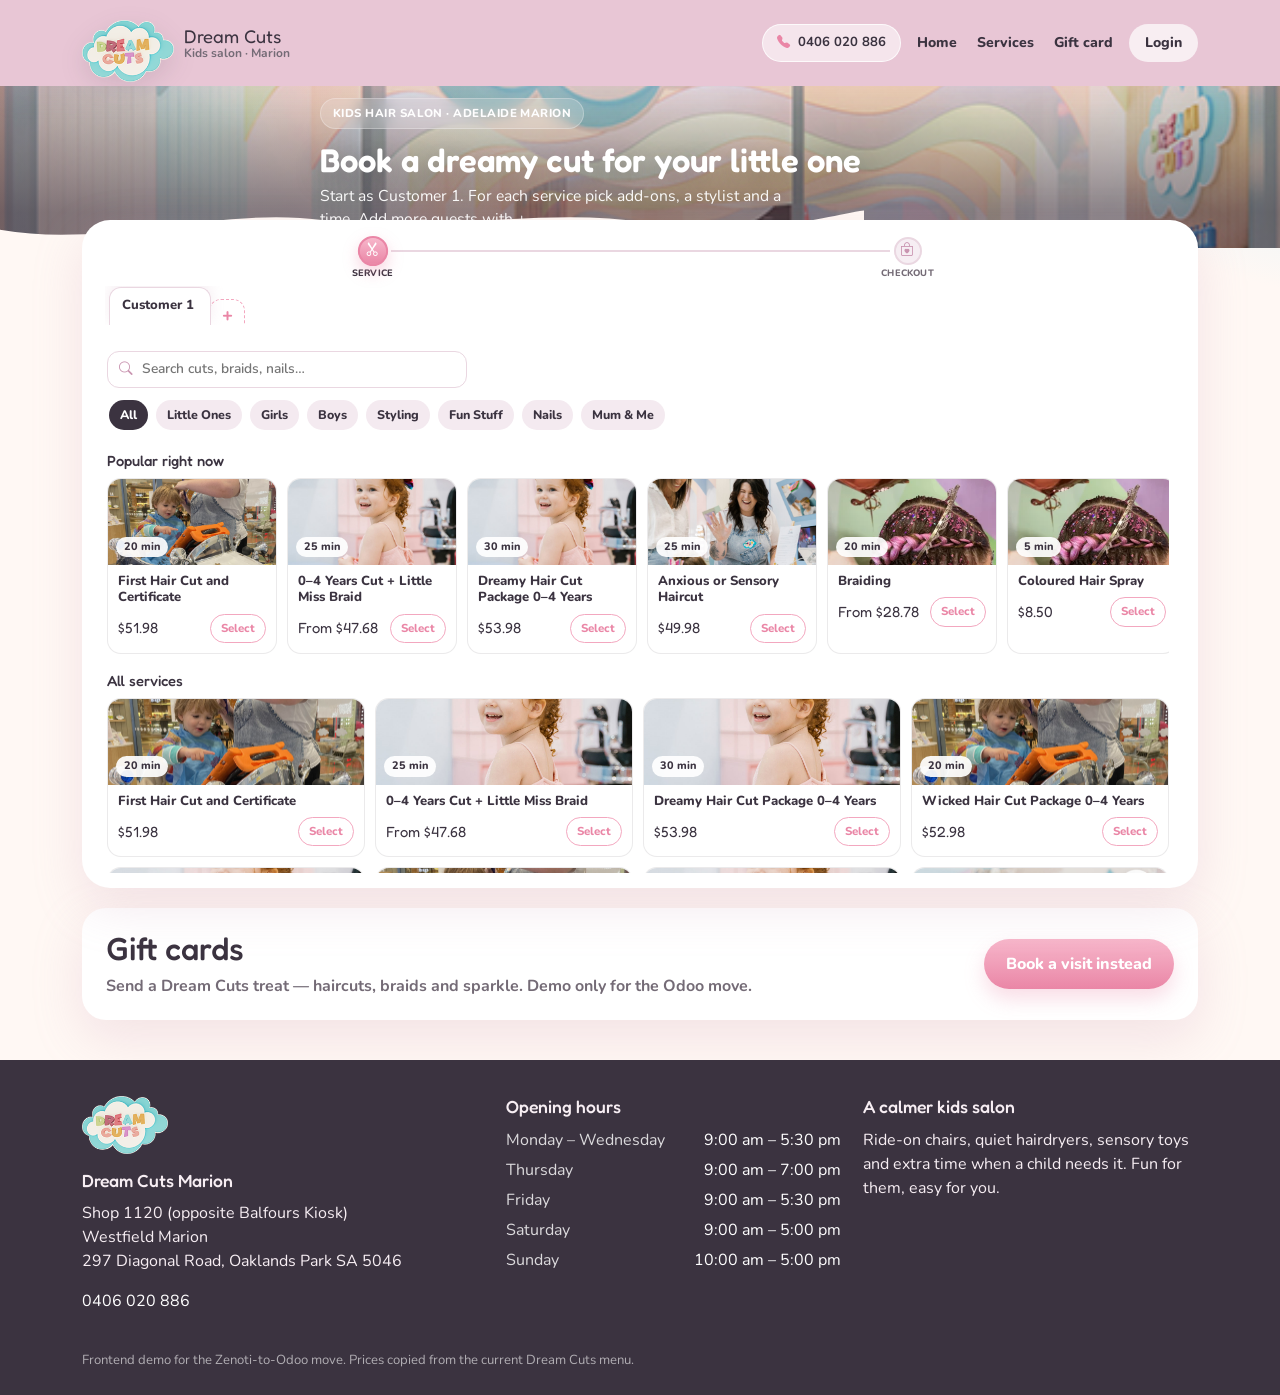
<file: book.html>
<!DOCTYPE html>
<html lang="en-AU">
<head>
  <meta charset="utf-8">
  <meta name="viewport" content="width=device-width, initial-scale=1, viewport-fit=cover">
  <meta name="theme-color" content="#e8c6d5">
  <title>Book Now | Dream Cuts — Westfield Marion</title>
  <meta name="description" content="Book a kids haircut, braid, sensory cut or pamper at Dream Cuts, Westfield Marion. Fun for little ones, calm for parents.">
  <link rel="icon" href="assets/img/logo-cloud.png">
  <link rel="preconnect" href="https://fonts.googleapis.com">
  <link rel="preconnect" href="https://fonts.gstatic.com" crossorigin>
  <link href="https://fonts.googleapis.com/css2?family=Fredoka:wght@400;500;600;700&family=Nunito:wght@400;600;700;800&display=swap" rel="stylesheet">
  <link href="https://cdn.jsdelivr.net/npm/bootstrap@5.3.3/dist/css/bootstrap.min.css" rel="stylesheet">
  <link href="https://cdn.jsdelivr.net/npm/bootstrap-icons@1.11.3/font/bootstrap-icons.min.css" rel="stylesheet">
  <link rel="stylesheet" href="css/styles.css?v=17">
</head>
<body>
  <a class="skip-link" href="#booking">Skip to booking</a>

  <header class="site-header">
    <div class="container header-inner">
      <a class="brand" href="index.html">
        <img src="assets/img/logo-cloud.png" alt="Dream Cuts">
        <span class="brand-copy">Dream Cuts<small>Kids salon · Marion</small></span>
      </a>
      <nav class="header-nav" aria-label="Main">
        <a class="header-chip" href="tel:0406020886" aria-label="Call 0406 020 886"><i class="bi bi-telephone-fill"></i> <span class="chip-text">0406 020 886</span></a>
        <a class="header-link" href="index.html">Home</a>
        <a class="header-link" href="services.html">Services</a>
        <a class="header-link" href="#giftcards">Gift card</a>
        <button type="button" class="header-login" id="headerLogin">Login</button>
      </nav>
    </div>
  </header>

  <section class="hero" id="top">
    <div class="hero-media">
      <img src="assets/img/salon-hero.jpg" alt="Dream Cuts salon at Westfield Marion with rainbow arches and ride-on car chairs">
    </div>
    <div class="container hero-copy">
      <div class="eyebrow">Kids hair salon · Adelaide Marion</div>
      <h1>Book a dreamy cut for your little one</h1>
      <p>Start as Customer 1. For each service pick add-ons, a stylist and a time. Add more guests with +.</p>
    </div>
    <svg class="cloud-wave" viewBox="0 0 1440 80" preserveAspectRatio="none" aria-hidden="true">
      <path fill="currentColor" d="M0,48 C180,80 360,8 540,32 C720,56 900,8 1080,36 C1260,64 1380,24 1440,16 L1440,80 L0,80 Z"></path>
    </svg>
  </section>

  <main class="booking-wrap" id="booking">
    <div class="container booking-frame">
      <div class="booking-card">
        <div id="bookingMain">
          <div class="booking-chrome">
            <ol class="stepper" aria-label="Booking steps">
              <li class="step is-active" data-step="1">
                <span class="step-icon"><i class="bi bi-scissors step-glyph"></i><i class="bi bi-check-lg step-check"></i></span>
                <span class="step-label">Service</span>
              </li>
              <li class="step" data-step="2">
                <span class="step-icon"><i class="bi bi-bag-heart step-glyph"></i><i class="bi bi-check-lg step-check"></i></span>
                <span class="step-label">Checkout</span>
              </li>
            </ol>
          </div>

          <div class="folder-dock" data-folders></div>

          <div class="booking-scroll">
            <section class="panel is-visible" data-panel="1" aria-label="Choose a service">
              <form id="guestForm" class="guest-profile" hidden novalidate>
                <div class="guest-profile-head">
                  <h3 class="section-label" id="profileTitle">Guest details</h3>
                  <p class="profile-notice" id="profileNotice" hidden>Enter details</p>
                </div>
                <div class="form-grid">
                  <div class="field">
                    <label for="first_name">First name</label>
                    <input id="first_name" name="first_name" autocomplete="given-name" required>
                    <div class="error">Please add a first name.</div>
                  </div>
                  <div class="field">
                    <label for="last_name">Last name</label>
                    <input id="last_name" name="last_name" autocomplete="family-name" required>
                    <div class="error">Please add a last name.</div>
                  </div>
                  <div class="field">
                    <label for="mobile">Mobile</label>
                    <input id="mobile" name="mobile" type="tel" autocomplete="tel" required>
                    <div class="error">Please add a mobile number.</div>
                  </div>
                  <div class="field dob-field">
                    <label for="dob">Date of birth</label>
                    <div class="dob-wrap">
                      <input id="dob" name="dob" inputmode="numeric" placeholder="DD/MM/YYYY" maxlength="10" required autocomplete="bday">
                      <button type="button" class="dob-trigger" id="dobToggle" aria-label="Open date of birth calendar" aria-expanded="false">
                        <i class="bi bi-calendar3"></i>
                      </button>
                    </div>
                    <div id="dobPicker" class="dob-picker" hidden></div>
                    <div class="error">Pick a date of birth.</div>
                  </div>
                  <div class="field">
                    <label for="gender">Gender</label>
                    <select id="gender" name="gender" required>
                      <option value="">Select</option>
                      <option value="girl">Girl</option>
                      <option value="boy">Boy</option>
                      <option value="unspecified">Prefer not to say</option>
                    </select>
                    <div class="error">Please choose a gender.</div>
                  </div>
                </div>
              </form>
              <div id="selectedServices" class="selected-stack"></div>
              <button type="button" class="btn-add-service" id="addServiceBtn" hidden>
                <i class="bi bi-plus-circle"></i> Add another service
              </button>
              <div id="serviceCatalog">
                <div class="search-row">
                  <i class="bi bi-search"></i>
                  <input id="serviceSearch" type="search" placeholder="Search cuts, braids, nails…" aria-label="Search for a service">
                </div>
                <div class="chips" id="categoryChips"></div>
                <h3 class="section-label">Popular right now</h3>
                <div class="popular-scroller" id="popularRow"></div>
                <h3 class="section-label">All services</h3>
                <div class="service-grid" id="serviceGrid"></div>
                <p class="empty-state" id="emptyServices" hidden>No services match that search. Try another word, like braid or sensory.</p>
              </div>
            </section>

            <section class="panel" data-panel="2" aria-label="Checkout">
              <h2 class="panel-title">Checkout</h2>
              <p class="panel-sub" id="checkoutHint">Review the group, then continue to payment.</p>
              <div id="summary"></div>
            </section>

            <div class="panel-actions" id="panelActions" hidden>
              <button class="btn-ghost" id="backBtn" type="button" hidden>Back</button>
              <button class="btn-dream" id="continueBtn" type="button">Continue</button>
            </div>
          </div>
        </div>

        <div id="paymentPanel" class="payment-gateway" hidden>
          <button class="pay-back" id="payBack" type="button"><i class="bi bi-arrow-left"></i> Back to checkout</button>
          <div class="pay-card">
            <div class="pay-brand">
              <img src="assets/img/logo-cloud.png" alt="">
              <div>
                <strong>Secure payment</strong>
                <span>Dream Cuts Marion</span>
              </div>
            </div>
            <p class="pay-amount" id="payAmount">$0.00</p>
            <p class="pay-sub">Pay by card to confirm this booking.</p>
            <form id="payForm" novalidate>
              <div class="field">
                <label for="card_name">Name on card</label>
                <input id="card_name" name="card_name" autocomplete="cc-name" required>
                <div class="error">Please add the name on the card.</div>
              </div>
              <div class="field">
                <label for="card_number">Card number</label>
                <input id="card_number" name="card_number" inputmode="numeric" autocomplete="cc-number" placeholder="ACCT-000015" maxlength="19" required>
                <div class="error">Enter a 16-digit card number.</div>
              </div>
              <div class="form-grid pay-row">
                <div class="field">
                  <label for="card_expiry">Expiry</label>
                  <input id="card_expiry" name="card_expiry" inputmode="numeric" autocomplete="cc-exp" placeholder="MM / YY" maxlength="7" required>
                  <div class="error">Enter a valid expiry.</div>
                </div>
                <div class="field">
                  <label for="card_cvc">CVC</label>
                  <input id="card_cvc" name="card_cvc" inputmode="numeric" autocomplete="cc-csc" placeholder="123" maxlength="4" required>
                  <div class="error">Enter a 3 or 4 digit CVC.</div>
                </div>
              </div>
              <button class="btn-dream pay-submit" id="payBtn" type="submit">Pay now</button>
            </form>
            <p class="pay-note"><i class="bi bi-lock-fill"></i> Demo gateway only. Nothing is charged.</p>
          </div>
        </div>

        <div id="successPanel" class="success" hidden>
          <div class="success-mark"><i class="bi bi-stars"></i></div>
          <h2>You’re in the dream book</h2>
          <p>
            <strong id="successWho"></strong> booked for
            <strong id="successService"></strong><br>
            <span id="successWhen"></span>
          </p>
          <p class="panel-sub">We saved this locally as a demo. Next step is wiring the same form into Odoo.</p>
          <button class="btn-dream" id="bookAgain" type="button">Book another visit</button>
        </div>
      </div>
    </div>
  </main>

  <section class="gift-band" id="giftcards">
    <div class="container">
      <div class="gift-card-panel">
        <div>
          <h2>Gift cards</h2>
          <p>Send a Dream Cuts treat — haircuts, braids and sparkle. Demo only for the Odoo move.</p>
        </div>
        <a class="btn-dream" href="#booking">Book a visit instead</a>
      </div>
    </div>
  </section>

  <footer class="site-footer">
    <div class="container footer-grid">
      <div>
        <img src="assets/img/logo-cloud.png" alt="" width="86">
        <h2 class="mt-3">Dream Cuts Marion</h2>
        <p>Shop 1120 (opposite Balfours Kiosk)<br>Westfield Marion<br>297 Diagonal Road, Oaklands Park SA 5046</p>
        <p><a href="tel:0406020886">0406 020 886</a></p>
      </div>
      <div>
        <h3>Opening hours</h3>
        <ul class="hours" id="hoursList"></ul>
      </div>
      <div>
        <h3>A calmer kids salon</h3>
        <p>Ride-on chairs, quiet hairdryers, sensory toys and extra time when a child needs it. Fun for them, easy for you.</p>
      </div>
    </div>
    <div class="container tiny">Frontend demo for the Zenoti-to-Odoo move. Prices copied from the current Dream Cuts menu.</div>
  </footer>

  <div id="loginModal" class="login-modal" hidden>
    <div class="login-card" role="dialog" aria-modal="true" aria-labelledby="loginTitle">
      <button type="button" class="login-close" id="loginClose" aria-label="Close login">×</button>
      <img src="assets/img/logo-cloud.png" alt="" width="72">
      <h2 id="loginTitle">Quick login</h2>
      <p class="panel-sub" id="loginHint">Demo only — any phone or email works.</p>
      <form id="loginForm" novalidate>
        <div class="field">
          <label for="login_contact">Mobile or email</label>
          <input id="login_contact" name="login_contact" autocomplete="username" required>
          <div class="error">Please add a mobile number or email.</div>
        </div>
        <div class="field">
          <label for="login_password">Password</label>
          <input id="login_password" name="login_password" type="password" autocomplete="current-password" required>
          <div class="error">Enter a password (4 or more characters).</div>
        </div>
        <button class="btn-dream pay-submit" id="loginSubmit" type="submit">Log in</button>
      </form>
    </div>
  </div>

  <script src="https://cdn.jsdelivr.net/npm/bootstrap@5.3.3/dist/js/bootstrap.bundle.min.js"></script>
  <script src="js/data.js?v=17"></script>
  <script src="js/app.js?v=17"></script>
</body>
</html>
</file>
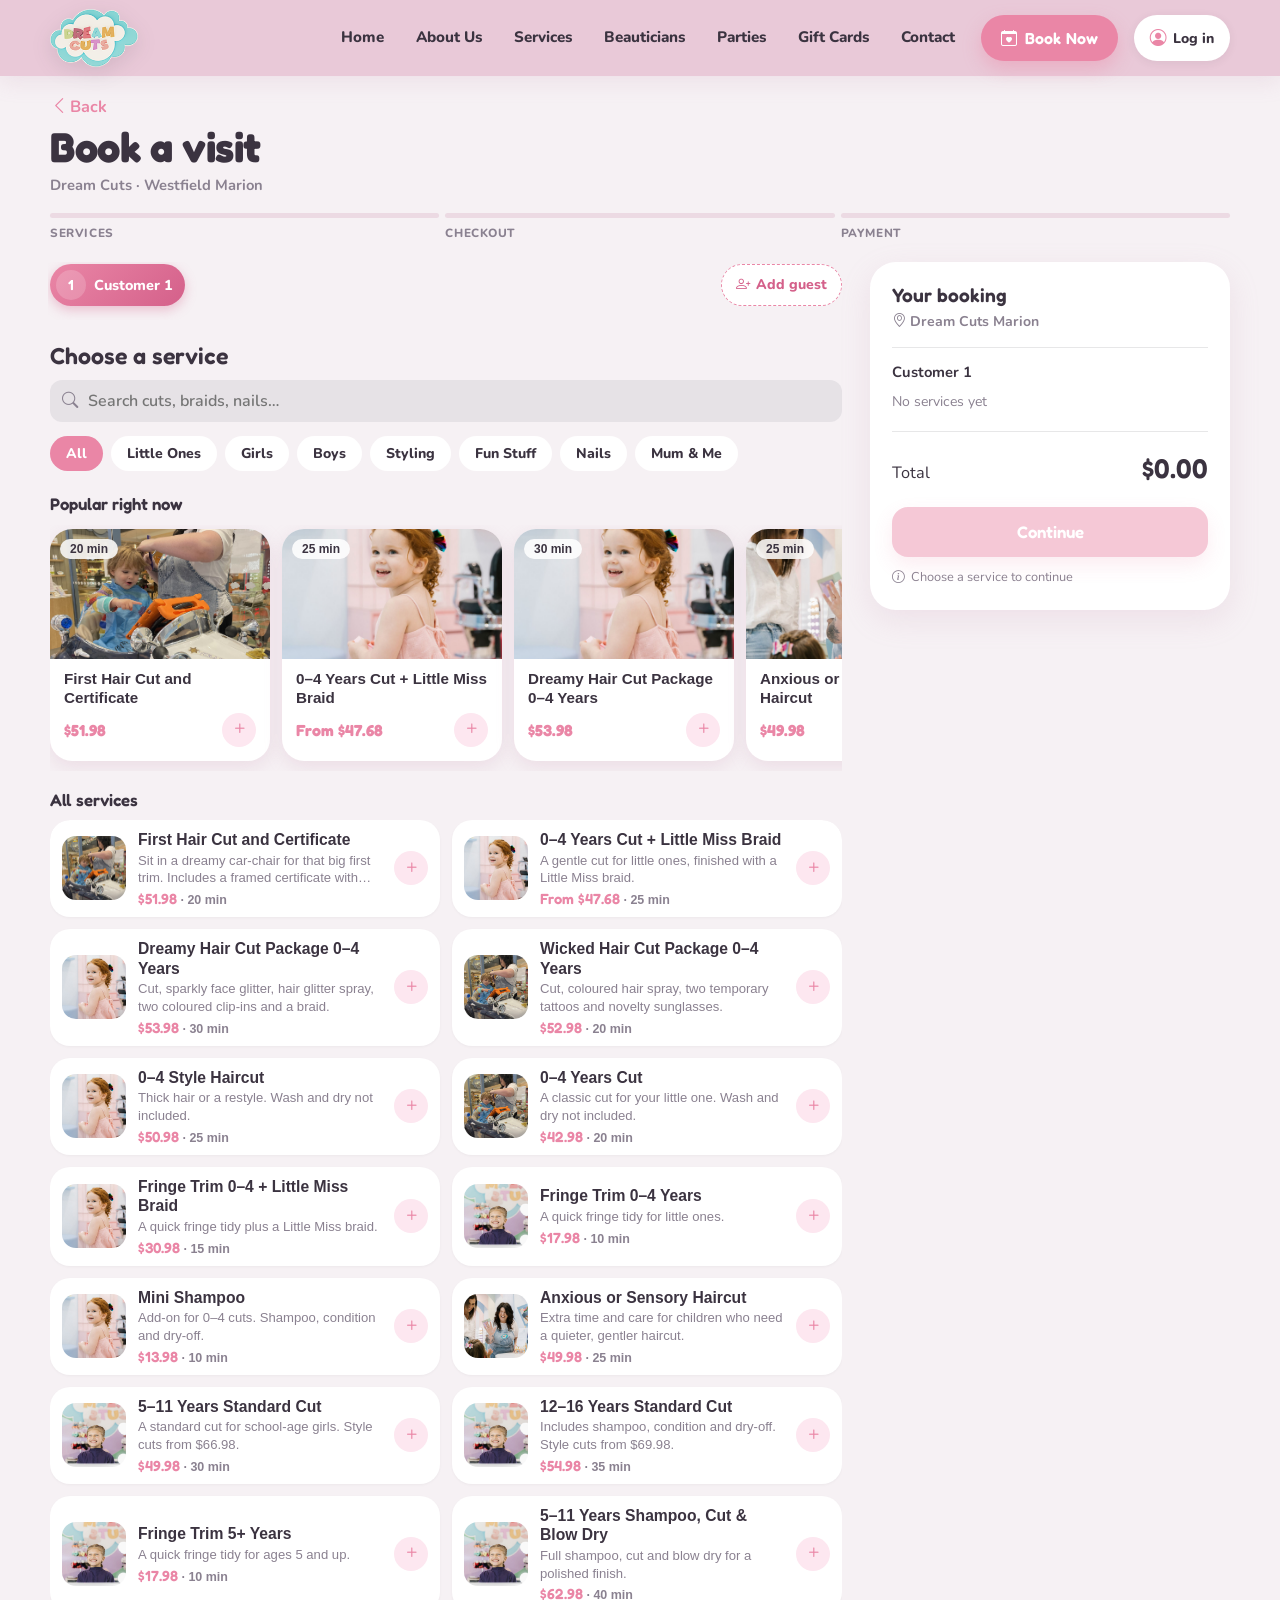
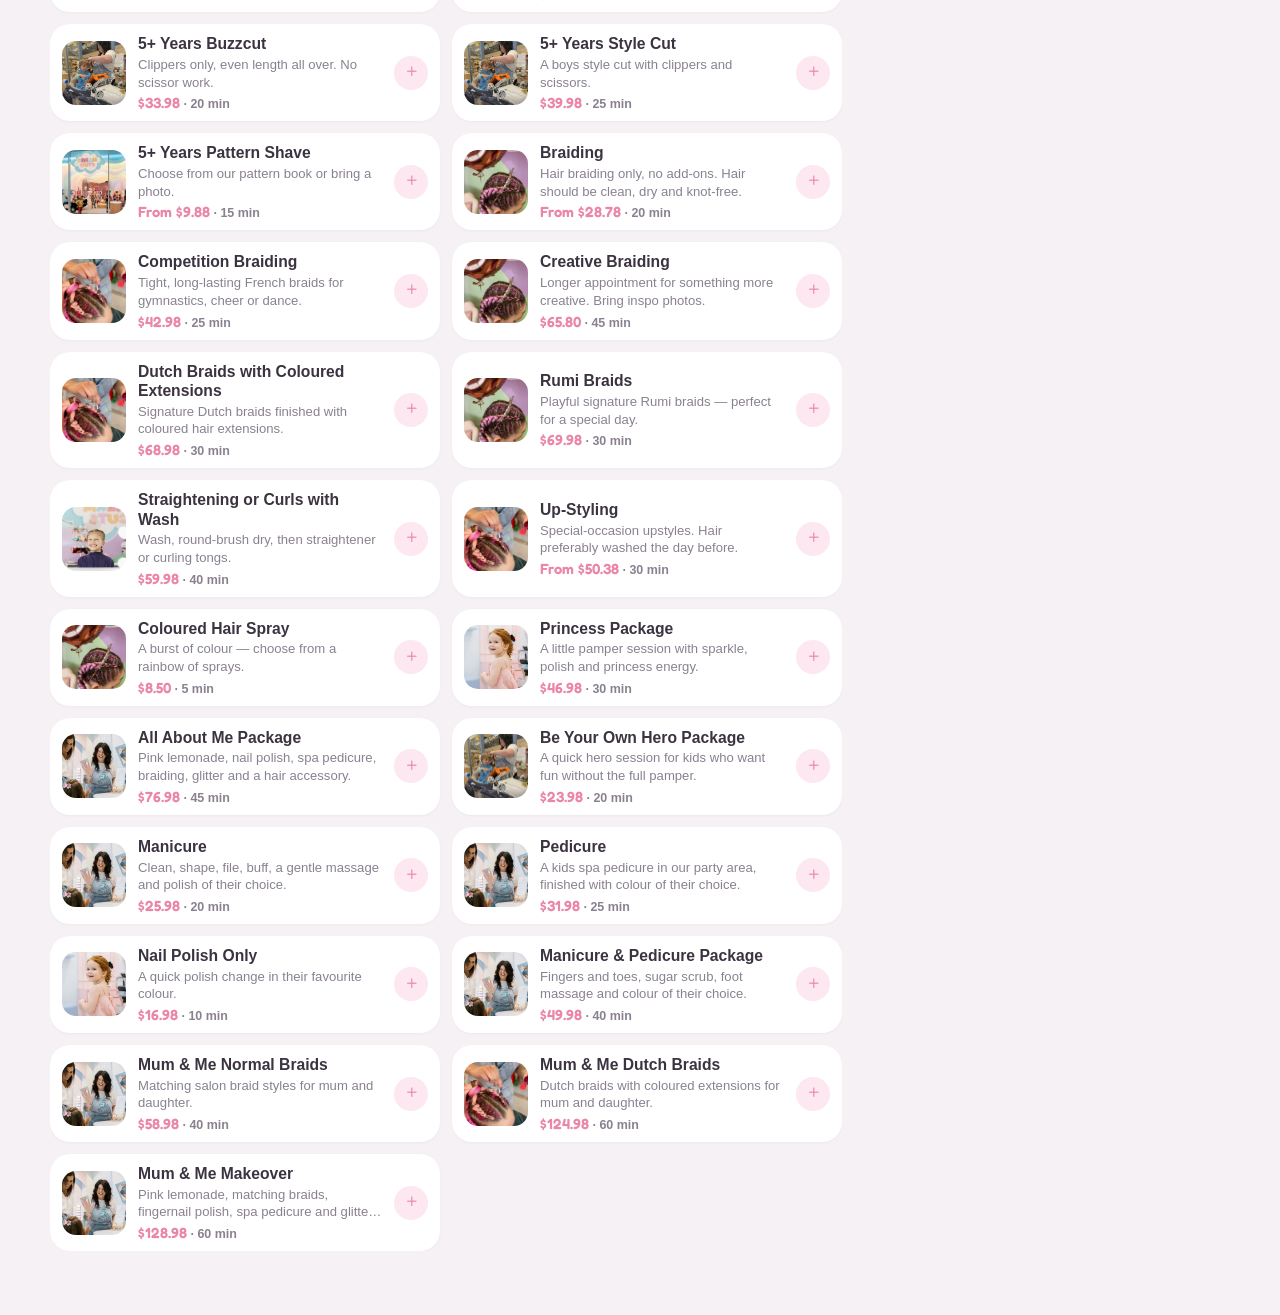
<file: booking.html>
<!DOCTYPE html>
<html lang="en-AU">
<head>
  <meta charset="utf-8">
  <meta name="viewport" content="width=device-width, initial-scale=1, viewport-fit=cover">
  <meta name="theme-color" content="#e8c6d5">
  <title>Book Now | Dream Cuts — Westfield Marion</title>
  <meta name="description" content="Book a kids haircut, braid, sensory cut or pamper at Dream Cuts, Westfield Marion.">
  <link rel="icon" href="assets/img/logo-cloud.png">
  <link rel="preconnect" href="https://fonts.googleapis.com">
  <link rel="preconnect" href="https://fonts.gstatic.com" crossorigin>
  <link href="https://fonts.googleapis.com/css2?family=Fredoka:wght@400;500;600;700&family=Nunito:wght@400;600;700;800&display=swap" rel="stylesheet">
  <link href="https://cdn.jsdelivr.net/npm/bootstrap-icons@1.11.3/font/bootstrap-icons.min.css" rel="stylesheet">
  <link rel="stylesheet" href="css/site.css?v=5">
  <link rel="stylesheet" href="css/booking.css?v=4">
</head>
<body data-page="book" class="bk-body">
  <a class="skip-link" href="#main">Skip to booking</a>
  <header class="site-header">
    <nav class="wrap nav-bar" aria-label="Main">
      <a class="brand" href="index.html"><img src="assets/img/logo-cloud.png" alt="Dream Cuts kids salon"></a>
      <button class="nav-toggle" type="button" aria-label="Open menu" aria-expanded="false"><i class="bi bi-list"></i></button>
      <ul class="nav-links">
          <li><a href="index.html" data-page="home">Home</a></li>
          <li><a href="about.html" data-page="about">About Us</a></li>
          <li><a href="services.html" data-page="services">Services</a></li>
          <li><a href="beauticians.html" data-page="team">Beauticians</a></li>
          <li><a href="parties.html" data-page="parties">Parties</a></li>
          <li><a href="gift-cards.html" data-page="gifts">Gift Cards</a></li>
          <li><a href="contact.html" data-page="contact">Contact</a></li>
          <li class="nav-book"><a class="btn-book" href="booking.html" data-page="book"><i class="bi bi-calendar-heart"></i> Book Now</a></li>
      </ul>
      <button type="button" class="pill-btn nav-login" id="loginBtn"><i class="bi bi-person-circle"></i> <span>Log in</span></button>
    </nav>
  </header>

  <main id="main" class="bk">
    <div class="wrap bk-top">
      <div class="bk-title-row">
        <div>
          <button type="button" class="bk-back" id="viewBack"><i class="bi bi-chevron-left"></i> <span>Back</span></button>
          <h1 class="bk-title" id="viewTitle">Book a visit</h1>
          <p class="bk-sub" id="viewSub">Dream Cuts · Westfield Marion</p>
        </div>
      </div>
      <ol class="bk-progress" aria-label="Booking steps">
        <li data-prog="services"><span></span>Services</li>
        <li data-prog="checkout"><span></span>Checkout</li>
        <li data-prog="payment"><span></span>Payment</li>
      </ol>
    </div>

    <div class="wrap bk-layout">
      <div class="bk-main">
        <!-- VIEW: services -->
        <section class="bk-view is-active" data-view="services" aria-label="Choose services">
          <div class="guest-row">
            <div class="guest-bar" id="guestBar" role="tablist" aria-label="Guests"></div>
            <button type="button" class="guest-add" id="guestAdd" data-add-guest><i class="bi bi-person-plus"></i> Add guest</button>
          </div>

          <form class="ios-group guest-form" id="guestForm" hidden novalidate autocomplete="on">
            <div class="ios-group-head">
              <h2 id="guestFormTitle">Guest details</h2>
              <span class="ios-badge" id="guestFormBadge">Required</span>
            </div>
            <div class="ios-list">
              <label class="ios-row"><span>First name</span><input name="first_name" autocomplete="given-name" placeholder="Required"></label>
              <label class="ios-row"><span>Last name</span><input name="last_name" autocomplete="family-name" placeholder="Required"></label>
              <label class="ios-row"><span>Mobile</span><input name="mobile" type="tel" inputmode="tel" autocomplete="tel" placeholder="04xx xxx xxx"></label>
              <label class="ios-row"><span>Date of birth</span><input name="dob" type="date" min="1990-01-01"></label>
              <div class="ios-row ios-row-seg"><span>Gender</span>
                <div class="seg" id="genderSeg" role="radiogroup" aria-label="Gender">
                  <button type="button" role="radio" data-gender="girl">Girl</button>
                  <button type="button" role="radio" data-gender="boy">Boy</button>
                  <button type="button" role="radio" data-gender="unspecified">Other</button>
                  <i class="seg-thumb"></i>
                </div>
              </div>
            </div>
          </form>

          <div class="basket" id="basket"></div>

          <div class="catalog" id="catalog">
            <h2 class="bk-h2" id="catalogTitle">Choose a service</h2>
            <label class="ios-search">
              <i class="bi bi-search"></i>
              <input id="search" type="search" placeholder="Search cuts, braids, nails…" aria-label="Search services">
            </label>
            <div class="chip-scroll" id="chips" role="tablist" aria-label="Categories"></div>
            <div id="popularWrap">
              <h3 class="bk-h3">Popular right now</h3>
              <div class="pop-scroll" id="popular"></div>
            </div>
            <h3 class="bk-h3" id="allTitle">All services</h3>
            <div class="svc-rows" id="serviceList"></div>
            <p class="bk-empty" id="emptyState" hidden><i class="bi bi-search-heart"></i> No services match that search. Try “braid” or “sensory”.</p>
          </div>
        </section>

        <!-- VIEW: checkout -->
        <section class="bk-view" data-view="checkout" aria-label="Checkout" hidden>
          <div id="checkout"></div>
        </section>

        <!-- VIEW: payment -->
        <section class="bk-view" data-view="payment" aria-label="Payment" hidden>
          <div class="pay-wrap">
            <div class="cc" id="ccPreview" aria-hidden="true">
              <div class="cc-top"><img src="assets/img/logo-cloud.png" alt=""><i class="bi bi-wifi"></i></div>
              <div class="cc-num" id="ccNum">•••• •••• •••• ••••</div>
              <div class="cc-bottom">
                <div><small>Card holder</small><span id="ccName">YOUR NAME</span></div>
                <div><small>Expires</small><span id="ccExp">MM/YY</span></div>
              </div>
            </div>
            <form id="payForm" class="ios-group" novalidate>
              <div class="ios-list">
                <label class="ios-row stack"><span>Name on card</span><input name="card_name" autocomplete="cc-name" placeholder="Jane Citizen"></label>
                <label class="ios-row stack"><span>Card number</span><input name="card_number" inputmode="numeric" autocomplete="cc-number" placeholder="1234 5678 9012 3456" maxlength="19"></label>
                <div class="ios-row-split">
                  <label class="ios-row stack"><span>Expiry</span><input name="card_expiry" inputmode="numeric" autocomplete="cc-exp" placeholder="MM / YY" maxlength="7"></label>
                  <label class="ios-row stack"><span>CVC</span><input name="card_cvc" inputmode="numeric" autocomplete="cc-csc" placeholder="123" maxlength="4"></label>
                </div>
              </div>
              <p class="form-error" id="payError" hidden></p>
              <button type="submit" class="ios-btn primary block" id="payBtn">Pay</button>
              <p class="fine"><i class="bi bi-lock-fill"></i> Demo gateway only. Nothing is charged.</p>
            </form>
          </div>
        </section>

        <!-- VIEW: success -->
        <section class="bk-view" data-view="success" aria-label="Booking confirmed" hidden>
          <div class="success-card">
            <div class="success-burst"><svg viewBox="0 0 52 52" aria-hidden="true"><circle cx="26" cy="26" r="24"/><path d="M15 27l7 7 15-15"/></svg></div>
            <h2>You’re booked in!</h2>
            <p id="successText"></p>
            <div id="successList"></div>
            <div class="btn-row center">
              <button type="button" class="ios-btn primary" id="bookAgain"><i class="bi bi-plus-lg"></i> Book another visit</button>
              <a class="ios-btn" href="index.html">Back to home</a>
            </div>
            <p class="fine">Saved locally as a demo. Next step is wiring this into Odoo.</p>
          </div>
        </section>
      </div>

      <aside class="bk-side" aria-label="Booking summary">
        <div class="side-card" id="sideCard"></div>
      </aside>
    </div>
  </main>

  <!-- Mobile bottom bar -->
  <div class="bk-bar" id="bar">
    <button type="button" class="bar-info" id="barInfo" aria-haspopup="dialog" aria-label="View your services">
      <span class="bar-text"><small id="barCount">No services yet</small><strong id="barTotal">$0.00</strong></span>
      <i class="bi bi-chevron-up bar-chev" aria-hidden="true"></i>
    </button>
    <button type="button" class="ios-btn primary" id="barBtn" disabled>Continue</button>
  </div>

  <!-- Bottom sheet -->
  <div class="sheet-backdrop" id="sheetBackdrop" hidden></div>
  <div class="sheet" id="sheet" role="dialog" aria-modal="true" aria-labelledby="sheetTitle" hidden>
    <div class="sheet-grab" id="sheetGrab"><span></span></div>
    <div class="sheet-inner" id="sheetInner"></div>
  </div>

  <div class="toast" id="toast" role="status" aria-live="polite"></div>

  <script src="js/data.js?v=17"></script>
  <script src="js/site.js?v=4"></script>
  <script src="js/booking.js?v=4"></script>
</body>
</html>
</file>
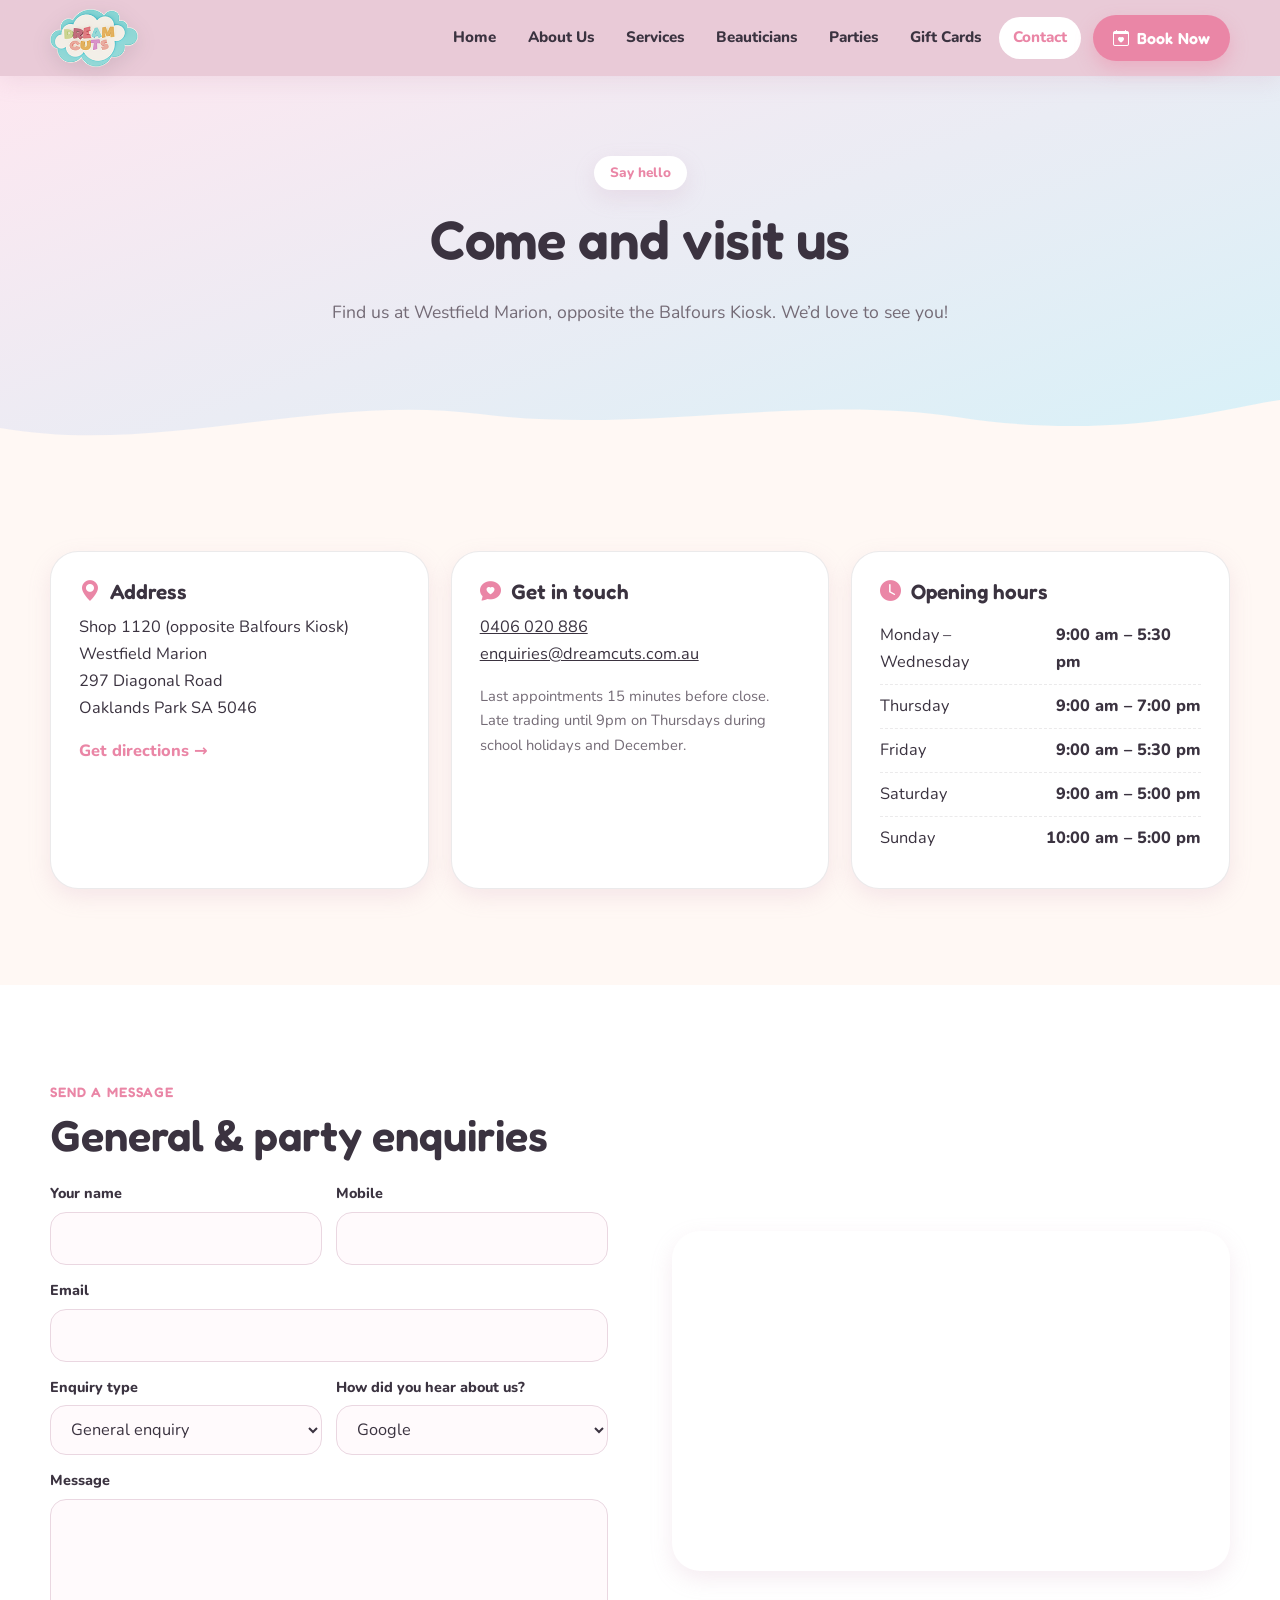
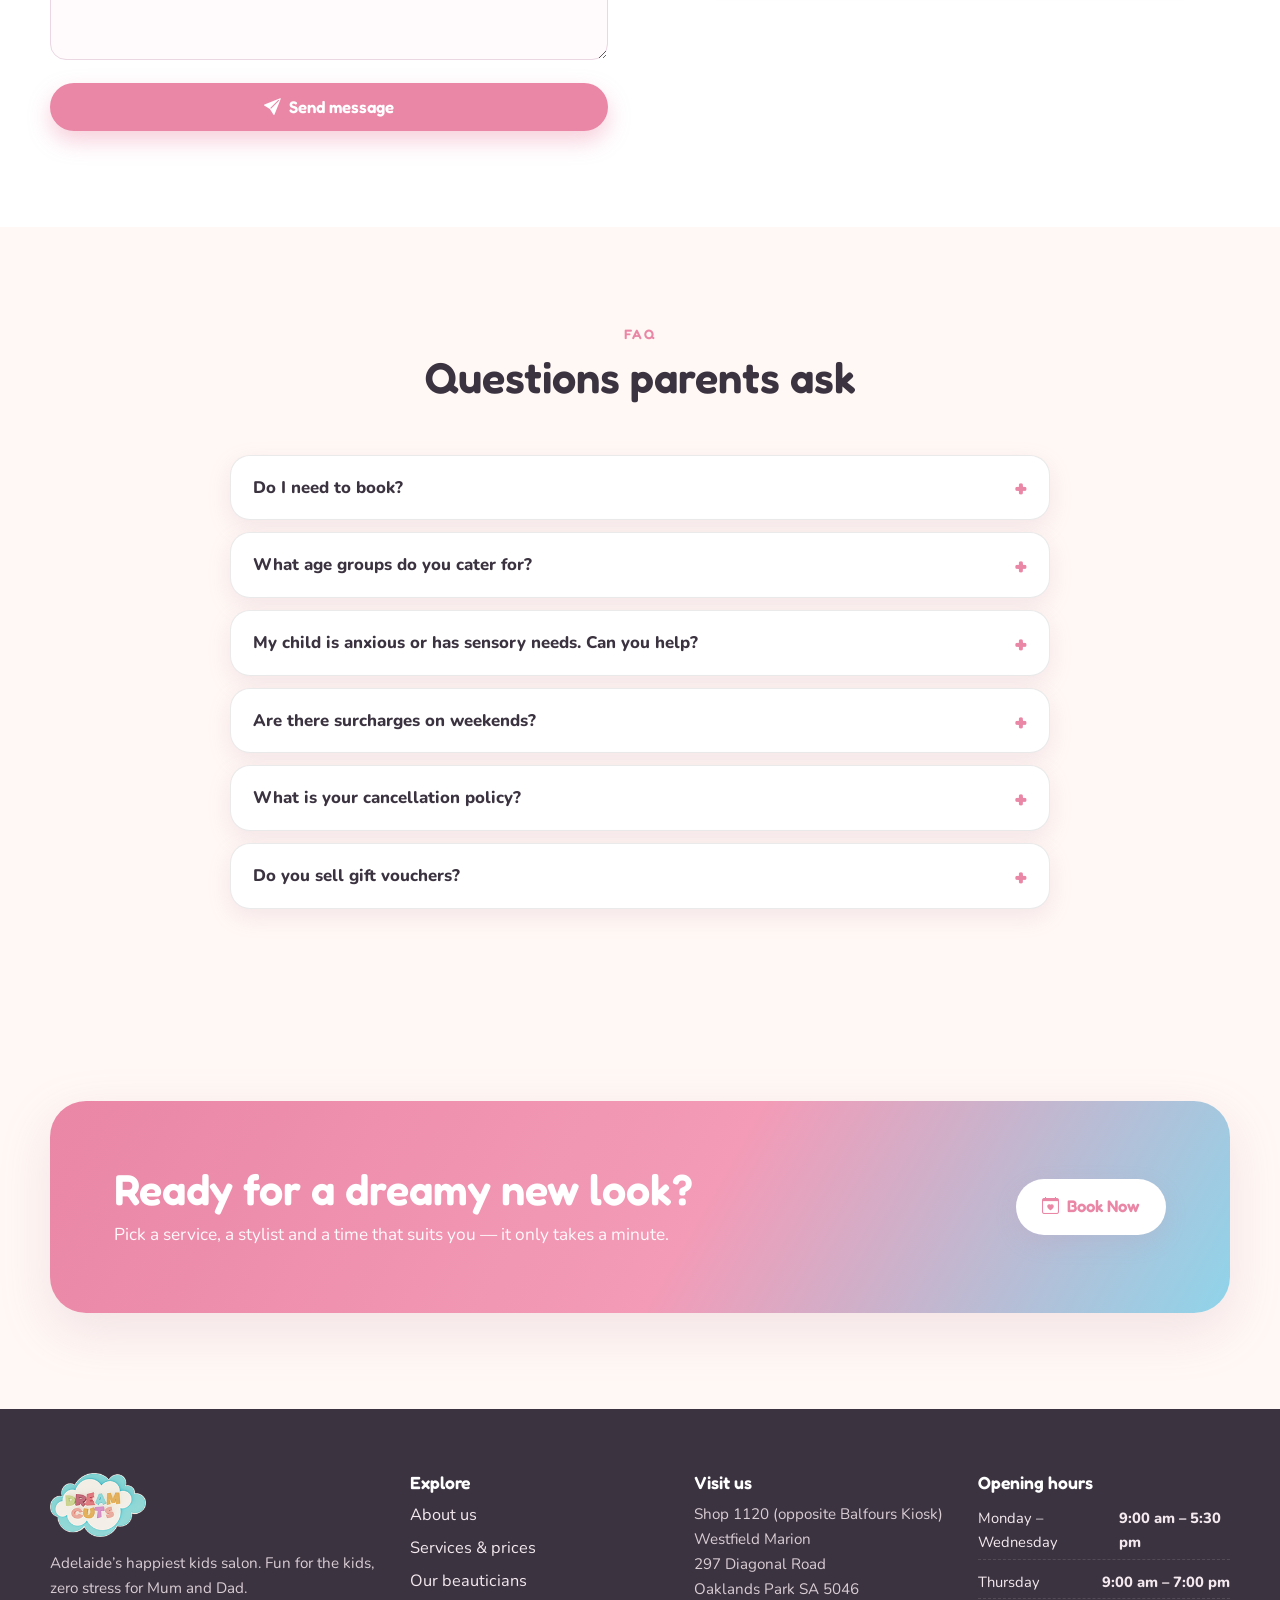
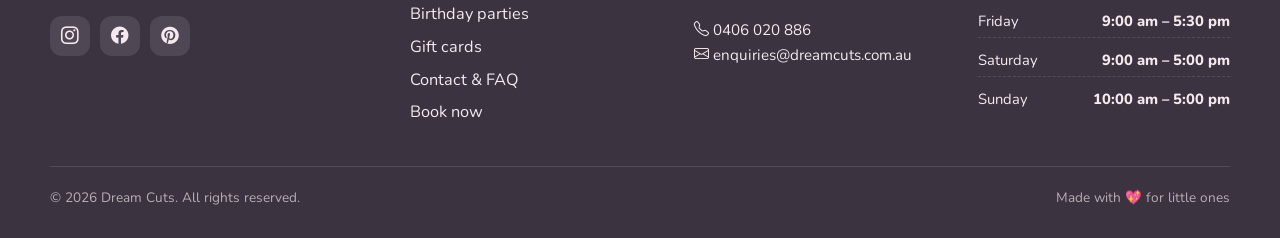
<file: contact.html>
<!DOCTYPE html>
<html lang="en-AU">
<head>
  <meta charset="utf-8">
  <meta name="viewport" content="width=device-width, initial-scale=1, viewport-fit=cover">
  <meta name="theme-color" content="#e8c6d5">
  <title>Contact Us | Dream Cuts Westfield Marion</title>
  <meta name="description" content="Find Dream Cuts at Westfield Marion. Opening hours, phone, email, party enquiries and FAQs.">
  <link rel="icon" href="assets/img/logo-cloud.png">
  <link rel="preconnect" href="https://fonts.googleapis.com">
  <link rel="preconnect" href="https://fonts.gstatic.com" crossorigin>
  <link href="https://fonts.googleapis.com/css2?family=Fredoka:wght@400;500;600;700&family=Nunito:wght@400;600;700;800&display=swap" rel="stylesheet">
  <link href="https://cdn.jsdelivr.net/npm/bootstrap-icons@1.11.3/font/bootstrap-icons.min.css" rel="stylesheet">
  <link rel="stylesheet" href="css/site.css?v=5">
</head>
<body data-page="contact">
  <a class="skip-link" href="#main">Skip to content</a>
  <header class="site-header">
    <nav class="wrap nav-bar" aria-label="Main">
      <a class="brand" href="index.html"><img src="assets/img/logo-cloud.png" alt="Dream Cuts kids salon"></a>
      <button class="nav-toggle" type="button" aria-label="Open menu" aria-expanded="false"><i class="bi bi-list"></i></button>
      <ul class="nav-links">
          <li><a href="index.html" data-page="home">Home</a></li>
          <li><a href="about.html" data-page="about">About Us</a></li>
          <li><a href="services.html" data-page="services">Services</a></li>
          <li><a href="beauticians.html" data-page="team">Beauticians</a></li>
          <li><a href="parties.html" data-page="parties">Parties</a></li>
          <li><a href="gift-cards.html" data-page="gifts">Gift Cards</a></li>
          <li><a href="contact.html" data-page="contact">Contact</a></li>
          <li class="nav-book"><a class="btn-book" href="booking.html"><i class="bi bi-calendar-heart"></i> Book Now</a></li>
      </ul>
    </nav>
  </header>

  <main id="main">
    <section class="page-hero">
      <div class="wrap">
        <span class="eyebrow">Say hello</span>
        <h1>Come and visit us</h1>
        <p>Find us at Westfield Marion, opposite the Balfours Kiosk. We’d love to see you!</p>
      </div>
      <svg class="cloud-edge" viewBox="0 0 1440 80" preserveAspectRatio="none" aria-hidden="true"><path fill="currentColor" d="M0,48 C180,80 360,8 540,32 C720,56 900,8 1080,36 C1260,64 1380,24 1440,16 L1440,80 L0,80 Z"></path></svg>
    </section>
    <section class="section">
      <div class="wrap">
        <div class="grid grid-3">
          <div class="card info-card reveal">
            <h3><i class="bi bi-geo-alt-fill"></i> Address</h3>
            <p>Shop 1120 (opposite Balfours Kiosk)<br>Westfield Marion<br>297 Diagonal Road<br>Oaklands Park SA 5046</p>
            <a class="more" style="font-weight:800;color:var(--pink-hot);text-decoration:none" href="https://maps.google.com/?q=Dream+Cuts+Westfield+Marion" target="_blank" rel="noopener">Get directions →</a>
          </div>
          <div class="card info-card reveal">
            <h3><i class="bi bi-chat-heart-fill"></i> Get in touch</h3>
            <p><a href="tel:0406020886">0406 020 886</a><br><a href="mailto:enquiries@dreamcuts.com.au">enquiries@dreamcuts.com.au</a></p>
            <p style="color:var(--muted);font-size:.92rem">Last appointments 15 minutes before close. Late trading until 9pm on Thursdays during school holidays and December.</p>
          </div>
          <div class="card info-card reveal">
            <h3><i class="bi bi-clock-fill"></i> Opening hours</h3>
            <ul class="hours" data-hours></ul>
          </div>
        </div>
      </div>
    </section>

    <section class="section tint" id="enquire">
      <div class="wrap split">
        <div class="reveal">
          <span class="kicker">Send a message</span>
          <h2>General &amp; party enquiries</h2>
          <form class="form" id="contactForm">
            <div class="form-row">
              <div><label for="c_name">Your name</label><input id="c_name" name="name" autocomplete="name" required></div>
              <div><label for="c_phone">Mobile</label><input id="c_phone" name="phone" type="tel" autocomplete="tel" required></div>
            </div>
            <div><label for="c_email">Email</label><input id="c_email" name="email" type="email" autocomplete="email" required></div>
            <div class="form-row">
              <div><label for="c_type">Enquiry type</label>
                <select id="c_type" name="type"><option>General enquiry</option><option>Birthday party</option><option>Gift voucher</option><option>Careers</option></select></div>
              <div><label for="c_heard">How did you hear about us?</label>
                <select id="c_heard" name="heard"><option>Google</option><option>Instagram</option><option>Facebook</option><option>Friend or family</option><option>Walked past</option><option>Other</option></select></div>
            </div>
            <div><label for="c_msg">Message</label><textarea id="c_msg" name="message" rows="5" required></textarea></div>
            <button class="btn btn-primary" type="submit"><i class="bi bi-send-fill"></i> Send message</button>
            <p class="form-status" id="formStatus" hidden role="status"></p>
          </form>
        </div>
        <div class="reveal">
          <iframe class="map-frame" title="Map to Dream Cuts, Westfield Marion" loading="lazy" referrerpolicy="no-referrer-when-downgrade"
            src="https://www.google.com/maps?q=Westfield+Marion,+297+Diagonal+Road,+Oaklands+Park+SA+5046&output=embed"></iframe>
        </div>
      </div>
    </section>

    <section class="section" id="faq">
      <div class="wrap">
        <div class="section-head reveal">
          <span class="kicker">FAQ</span>
          <h2>Questions parents ask</h2>
        </div>
        <div class="faq">
          <details class="reveal"><summary>Do I need to book?</summary><p>We recommend booking online so you get the time and stylist you want. Just tap Book Now to choose your service, stylist and time.</p></details>
          <details class="reveal"><summary>What age groups do you cater for?</summary><p>We look after kids from their very first haircut right up to 16 years — plus Mum &amp; Me packages for grown-ups.</p></details>
          <details class="reveal"><summary>My child is anxious or has sensory needs. Can you help?</summary><p>Absolutely. Book a Sensory Cut for extra time, quiet hairdryers and sensory toys. We support the Autism Friendly Charter.</p></details>
          <details class="reveal"><summary>Are there surcharges on weekends?</summary><p>Yes — 6% on Saturdays and 18% on Sundays.</p></details>
          <details class="reveal"><summary>What is your cancellation policy?</summary><p>No charge with 24+ hours’ notice. 50% if cancelled 3 hours prior, and 100% within 3 hours, for no-shows, or if more than 10 minutes late.</p></details>
          <details class="reveal"><summary>Do you sell gift vouchers?</summary><p>Yes! Gift vouchers can be used on all of our services — perfect for birthdays.</p></details>
        </div>
      </div>
    </section>

    <section class="section">
      <div class="wrap">
        <div class="cta-band reveal">
          <div>
            <h2>Ready for a dreamy new look?</h2>
            <p>Pick a service, a stylist and a time that suits you — it only takes a minute.</p>
          </div>
          <a class="btn btn-light" href="booking.html"><i class="bi bi-calendar-heart"></i> Book Now</a>
        </div>
      </div>
    </section>
  </main>

  <footer class="site-footer">
    <div class="wrap footer-grid">
      <div>
        <img class="logo" src="assets/img/logo-cloud.png" alt="Dream Cuts">
        <p>Adelaide’s happiest kids salon. Fun for the kids, zero stress for Mum and Dad.</p>
        <div class="socials">
          <a href="https://www.instagram.com/dreamcutsau/" target="_blank" rel="noopener" aria-label="Instagram"><i class="bi bi-instagram"></i></a>
          <a href="https://www.facebook.com/dreamcutsau" target="_blank" rel="noopener" aria-label="Facebook"><i class="bi bi-facebook"></i></a>
          <a href="https://www.pinterest.com/dreamcutsau/" target="_blank" rel="noopener" aria-label="Pinterest"><i class="bi bi-pinterest"></i></a>
        </div>
      </div>
      <div>
        <h3>Explore</h3>
        <ul>
          <li><a href="about.html">About us</a></li>
          <li><a href="services.html">Services &amp; prices</a></li>
          <li><a href="beauticians.html">Our beauticians</a></li>
          <li><a href="parties.html">Birthday parties</a></li>
          <li><a href="gift-cards.html">Gift cards</a></li>
          <li><a href="contact.html">Contact &amp; FAQ</a></li>
          <li><a href="booking.html">Book now</a></li>
        </ul>
      </div>
      <div>
        <h3>Visit us</h3>
        <p>Shop 1120 (opposite Balfours Kiosk)<br>Westfield Marion<br>297 Diagonal Road<br>Oaklands Park SA 5046</p>
        <p><a href="tel:0406020886"><i class="bi bi-telephone"></i> 0406 020 886</a><br>
        <a href="mailto:enquiries@dreamcuts.com.au"><i class="bi bi-envelope"></i> enquiries@dreamcuts.com.au</a></p>
      </div>
      <div>
        <h3>Opening hours</h3>
        <ul class="hours" data-hours></ul>
      </div>
    </div>
    <div class="wrap footer-bottom">
      <span>© <span data-year></span> Dream Cuts. All rights reserved.</span>
      <span>Made with 💖 for little ones</span>
    </div>
  </footer>

  <script src="js/data.js?v=17"></script>
  <script src="js/site.js?v=4"></script>
</body>
</html>
</file>
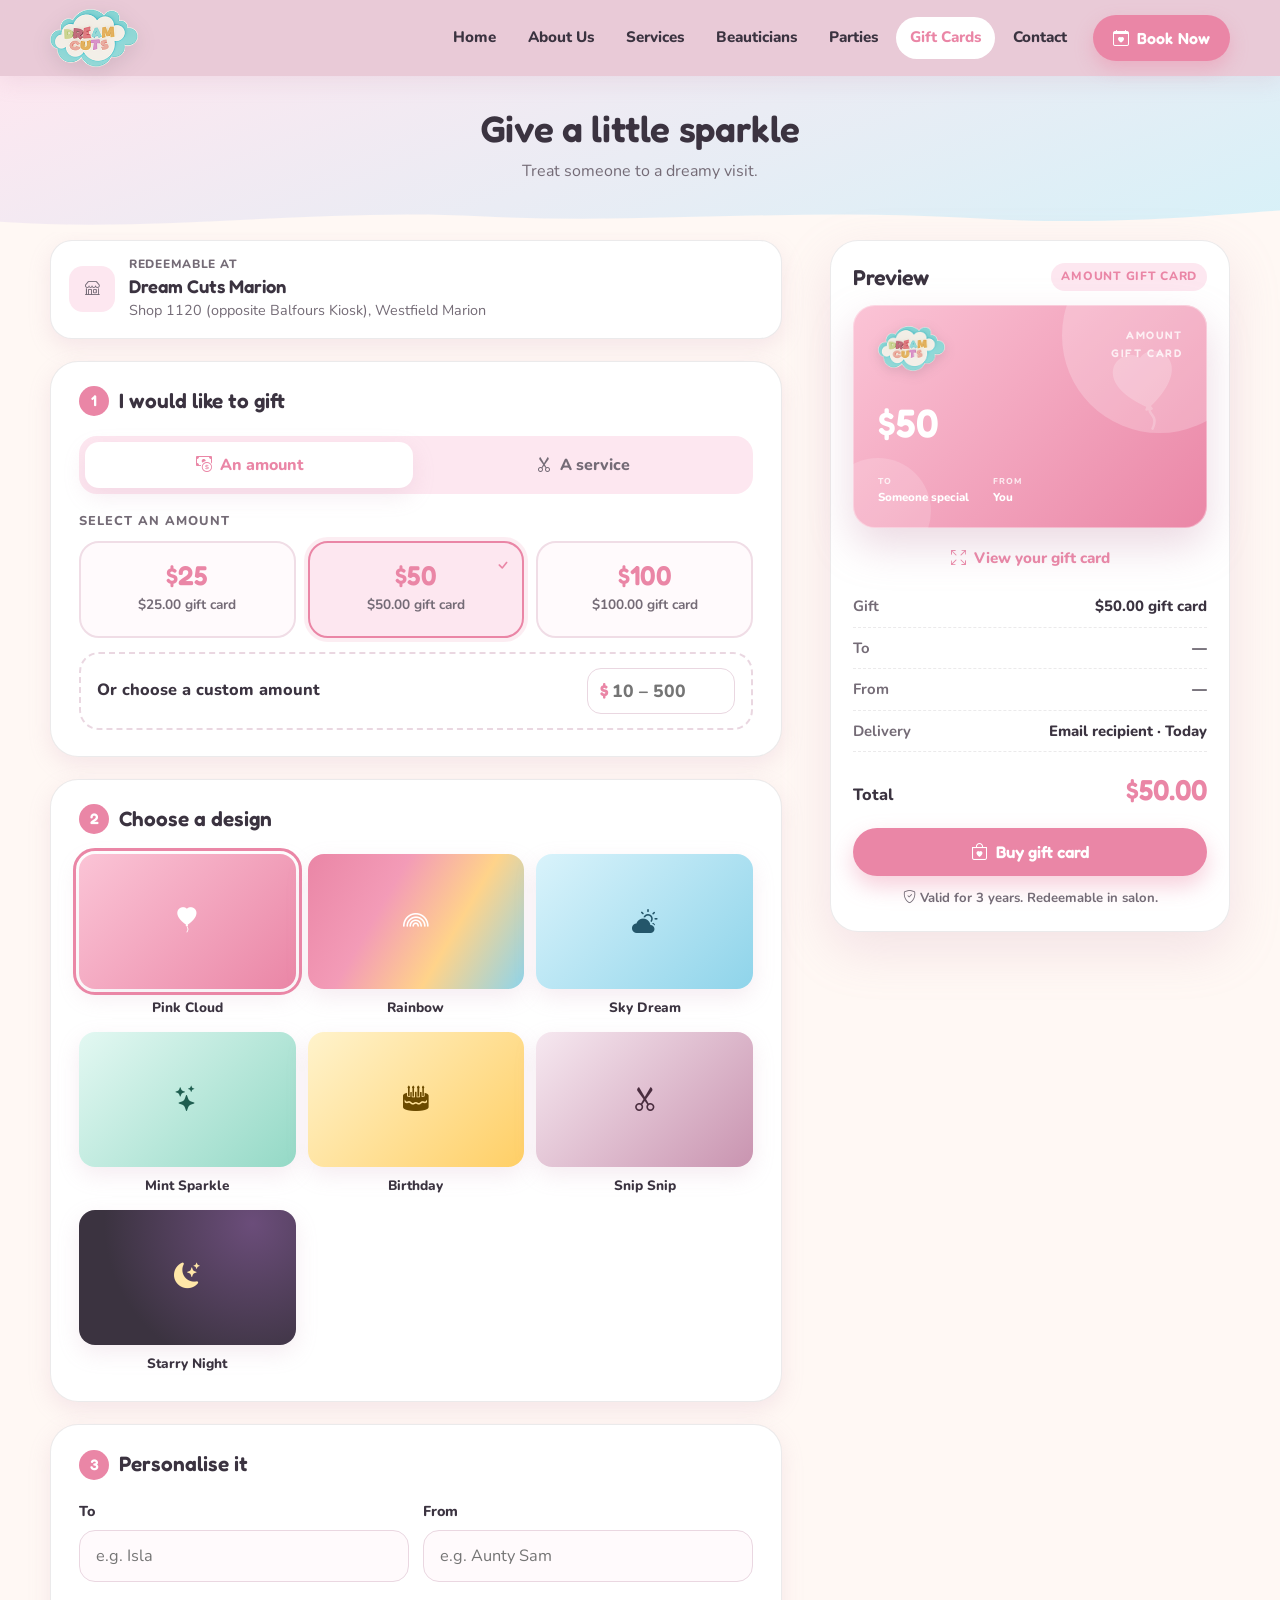
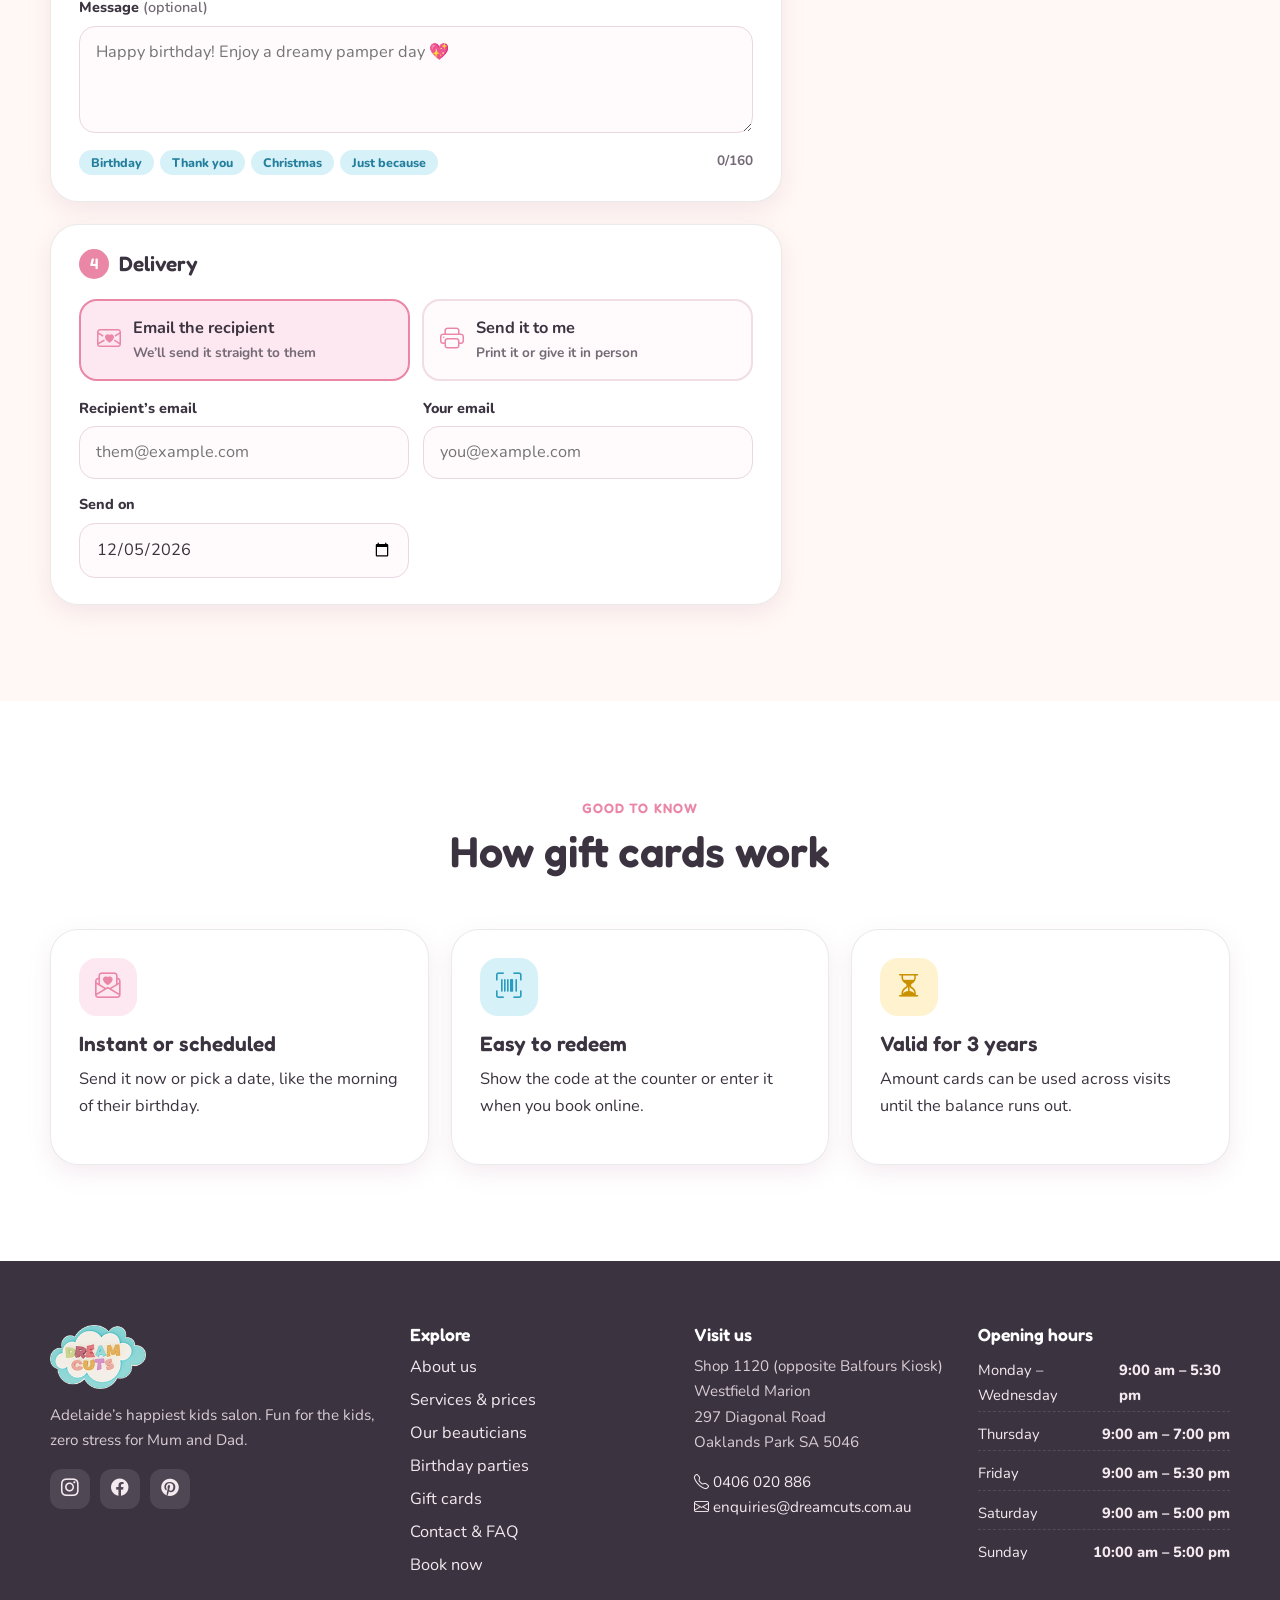
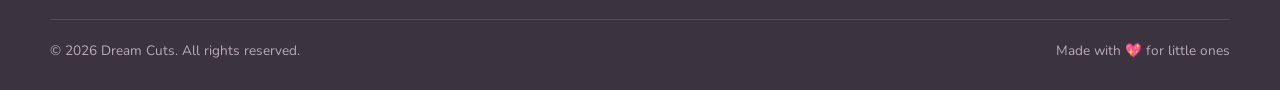
<file: gift-cards.html>
<!DOCTYPE html>
<html lang="en-AU">
<head>
  <meta charset="utf-8">
  <meta name="viewport" content="width=device-width, initial-scale=1, viewport-fit=cover">
  <meta name="theme-color" content="#e8c6d5">
  <title>Gift Cards | Dream Cuts — Westfield Marion</title>
  <meta name="description" content="Give a Dream Cuts gift card. Choose an amount or a service, pick a design and add a personal message.">
  <link rel="icon" href="assets/img/logo-cloud.png">
  <link rel="preconnect" href="https://fonts.googleapis.com">
  <link rel="preconnect" href="https://fonts.gstatic.com" crossorigin>
  <link href="https://fonts.googleapis.com/css2?family=Fredoka:wght@400;500;600;700&family=Nunito:wght@400;600;700;800&display=swap" rel="stylesheet">
  <link href="https://cdn.jsdelivr.net/npm/bootstrap-icons@1.11.3/font/bootstrap-icons.min.css" rel="stylesheet">
  <link rel="stylesheet" href="css/site.css?v=5">
  <link rel="stylesheet" href="css/gift-cards.css?v=4">
</head>
<body data-page="gifts">
  <a class="skip-link" href="#main">Skip to content</a>
  <header class="site-header">
    <nav class="wrap nav-bar" aria-label="Main">
      <a class="brand" href="index.html"><img src="assets/img/logo-cloud.png" alt="Dream Cuts kids salon"></a>
      <button class="nav-toggle" type="button" aria-label="Open menu" aria-expanded="false"><i class="bi bi-list"></i></button>
      <ul class="nav-links">
          <li><a href="index.html" data-page="home">Home</a></li>
          <li><a href="about.html" data-page="about">About Us</a></li>
          <li><a href="services.html" data-page="services">Services</a></li>
          <li><a href="beauticians.html" data-page="team">Beauticians</a></li>
          <li><a href="parties.html" data-page="parties">Parties</a></li>
          <li><a href="gift-cards.html" data-page="gifts">Gift Cards</a></li>
          <li><a href="contact.html" data-page="contact">Contact</a></li>
          <li class="nav-book"><a class="btn-book" href="booking.html"><i class="bi bi-calendar-heart"></i> Book Now</a></li>
      </ul>
    </nav>
  </header>

  <main id="main">
    <section class="page-hero gc-hero">
      <div class="wrap">
        <h1>Give a little sparkle</h1>
        <p>Treat someone to a dreamy visit.</p>
      </div>
      <svg class="cloud-edge" viewBox="0 0 1440 80" preserveAspectRatio="none" aria-hidden="true"><path fill="currentColor" d="M0,48 C180,80 360,8 540,32 C720,56 900,8 1080,36 C1260,64 1380,24 1440,16 L1440,80 L0,80 Z"></path></svg>
    </section>

    <section class="section gc-section">
      <div class="wrap gc-layout">
        <form class="gc-form" id="gcForm" novalidate autocomplete="on">

          <!-- Location -->
          <div class="gc-loc">
            <span class="gc-loc-ic"><i class="bi bi-shop"></i></span>
            <div>
              <small>Redeemable at</small>
              <strong id="gcLocName">Dream Cuts Marion</strong>
              <span id="gcLocAddr">Westfield Marion</span>
            </div>
          </div>

          <!-- Mobile only: the live preview is moved here by gift-cards.js -->
          <div class="gc-mslot" id="gcMSlot"></div>

          <!-- Step 1: what to gift -->
          <fieldset class="gc-step">
            <legend><span class="gc-num">1</span> I would like to gift</legend>
            <div class="gc-seg" role="tablist" aria-label="Gift card type">
              <button type="button" role="tab" id="tabAmount" aria-controls="panelAmount" aria-selected="true" data-type="amount"><i class="bi bi-cash-coin"></i> An amount</button>
              <button type="button" role="tab" id="tabService" aria-controls="panelService" aria-selected="false" data-type="service"><i class="bi bi-scissors"></i> A service</button>
            </div>

            <div class="gc-panel" id="panelAmount" role="tabpanel" aria-labelledby="tabAmount">
              <h3 class="gc-h3">Select an amount</h3>
              <div class="gc-amounts" id="gcAmounts"></div>
              <label class="gc-custom" id="gcCustomWrap">
                <span>Or choose a custom amount</span>
                <span class="gc-money"><b>$</b><input id="gcCustom" type="number" inputmode="decimal" min="10" max="500" step="1" placeholder="10 – 500"></span>
              </label>
              <p class="gc-err" id="errAmount" hidden></p>
            </div>

            <div class="gc-panel" id="panelService" role="tabpanel" aria-labelledby="tabService" hidden>
              <h3 class="gc-h3">Select a category</h3>
              <div class="gc-chips" id="gcCats"></div>
              <div class="gc-svcs" id="gcServices" role="radiogroup" aria-label="Services"></div>
              <p class="gc-err" id="errService" hidden></p>
            </div>
          </fieldset>

          <!-- Step 2: design -->
          <fieldset class="gc-step">
            <legend><span class="gc-num">2</span> Choose a design</legend>
            <div class="gc-designs" id="gcDesigns" role="radiogroup" aria-label="Card design"></div>
          </fieldset>

          <!-- Step 3: personalise -->
          <fieldset class="gc-step">
            <legend><span class="gc-num">3</span> Personalise it</legend>
            <div class="form">
              <div class="form-row">
                <div>
                  <label for="gcTo">To</label>
                  <input id="gcTo" name="to" maxlength="30" placeholder="e.g. Isla" required>
                </div>
                <div>
                  <label for="gcFrom">From</label>
                  <input id="gcFrom" name="from" maxlength="30" placeholder="e.g. Aunty Sam" autocomplete="name" required>
                </div>
              </div>
              <div>
                <label for="gcMsg">Message <span class="gc-opt">(optional)</span></label>
                <textarea id="gcMsg" name="message" rows="3" maxlength="160" placeholder="Happy birthday! Enjoy a dreamy pamper day 💖"></textarea>
                <div class="gc-msg-foot">
                  <div class="gc-ideas" id="gcIdeas" aria-label="Message ideas"></div>
                  <small class="gc-count"><span id="gcMsgCount">0</span>/160</small>
                </div>
              </div>
            </div>
            <p class="gc-err" id="errNames" hidden></p>
          </fieldset>

          <!-- Step 4: delivery -->
          <fieldset class="gc-step">
            <legend><span class="gc-num">4</span> Delivery</legend>
            <div class="gc-deliver" role="radiogroup" aria-label="Delivery method">
              <label class="gc-opt-card"><input type="radio" name="deliver" value="recipient" checked><span><i class="bi bi-envelope-heart"></i><b>Email the recipient</b><small>We’ll send it straight to them</small></span></label>
              <label class="gc-opt-card"><input type="radio" name="deliver" value="me"><span><i class="bi bi-printer"></i><b>Send it to me</b><small>Print it or give it in person</small></span></label>
            </div>
            <div class="form gc-deliver-fields">
              <div class="form-row">
                <div id="recipientEmailWrap">
                  <label for="gcToEmail">Recipient’s email</label>
                  <input id="gcToEmail" name="to_email" type="email" placeholder="them@example.com">
                </div>
                <div>
                  <label for="gcFromEmail">Your email</label>
                  <input id="gcFromEmail" name="from_email" type="email" autocomplete="email" placeholder="you@example.com" required>
                </div>
              </div>
              <div class="form-row">
                <div>
                  <label for="gcDate">Send on</label>
                  <input id="gcDate" name="send_date" type="date">
                </div>
              </div>
            </div>
            <p class="gc-err" id="errDelivery" hidden></p>
          </fieldset>
        </form>

        <!-- Live preview + summary -->
        <aside class="gc-side" aria-label="Gift card preview">
          <div class="gc-side-card">
            <div class="gc-preview-block" id="gcPreviewBlock">
            <div class="gc-side-head">
              <h2>Preview</h2>
              <span class="gc-type-tag" id="gcTypeTag">Amount gift card</span>
            </div>
            <div class="gcard" id="gcPreview" data-design="pink"></div>
            <button type="button" class="gc-view" id="gcViewBtn"><i class="bi bi-arrows-fullscreen"></i> View your gift card</button>
            </div>
            <dl class="gc-summary">
              <div><dt>Gift</dt><dd id="sumGift">—</dd></div>
              <div><dt>To</dt><dd id="sumTo">—</dd></div>
              <div><dt>From</dt><dd id="sumFrom">—</dd></div>
              <div><dt>Delivery</dt><dd id="sumDeliver">—</dd></div>
            </dl>
            <div class="gc-total"><span>Total</span><strong id="sumTotal">$0.00</strong></div>
            <button type="button" class="btn btn-primary gc-buy" id="gcBuy"><i class="bi bi-bag-heart"></i> Buy gift card</button>
            <p class="gc-fine"><i class="bi bi-shield-check"></i> Valid for 3 years. Redeemable in salon.</p>
          </div>
        </aside>
      </div>
    </section>

    <section class="section tint">
      <div class="wrap">
        <div class="section-head reveal">
          <span class="kicker">Good to know</span>
          <h2>How gift cards work</h2>
        </div>
        <div class="grid grid-3">
          <div class="card feature reveal"><span class="ic c-pink"><i class="bi bi-envelope-paper-heart"></i></span><h3>Instant or scheduled</h3><p>Send it now or pick a date, like the morning of their birthday.</p></div>
          <div class="card feature reveal"><span class="ic c-sky"><i class="bi bi-upc-scan"></i></span><h3>Easy to redeem</h3><p>Show the code at the counter or enter it when you book online.</p></div>
          <div class="card feature reveal"><span class="ic c-butter"><i class="bi bi-hourglass-split"></i></span><h3>Valid for 3 years</h3><p>Amount cards can be used across visits until the balance runs out.</p></div>
        </div>
      </div>
    </section>
  </main>

  <!-- Mobile bottom bar -->
  <div class="gc-bar" id="gcBar">
    <button type="button" class="gc-bar-thumb" id="barThumb" aria-label="View your gift card"><span class="gcard" id="barCard" data-design="pink"></span></button>
    <div class="gc-bar-text"><small id="barLabel">Gift card</small><strong id="barTotal">$0.00</strong></div>
    <button type="button" class="btn btn-primary" id="barBuy">Buy</button>
  </div>

  <!-- Full-size preview -->
  <dialog class="gc-dialog" id="viewDlg" aria-labelledby="viewTitle">
    <div class="gc-dlg-head"><h2 id="viewTitle">Your gift card</h2><button type="button" class="gc-x" data-close aria-label="Close"><i class="bi bi-x-lg"></i></button></div>
    <div class="gc-flip" id="gcFlip">
      <div class="gc-flip-inner">
        <div class="gcard gc-face" id="gcBig"></div>
        <div class="gc-face gc-back" id="gcBack"></div>
      </div>
    </div>
    <button type="button" class="gc-view" id="gcFlipBtn"><i class="bi bi-arrow-repeat"></i> Flip card</button>
  </dialog>

  <!-- Checkout -->
  <dialog class="gc-dialog" id="payDlg" aria-labelledby="payTitle">
    <div class="gc-dlg-head"><h2 id="payTitle">Checkout</h2><button type="button" class="gc-x" data-close aria-label="Close"><i class="bi bi-x-lg"></i></button></div>
    <div id="payView">
      <div class="gc-pay-sum" id="paySum"></div>
      <form class="form" id="payForm" novalidate>
        <div><label for="cardName">Name on card</label><input id="cardName" autocomplete="cc-name" placeholder="Jane Citizen" required></div>
        <div><label for="cardNum">Card number</label><input id="cardNum" inputmode="numeric" autocomplete="cc-number" placeholder="1234 5678 9012 3456" maxlength="19" required></div>
        <div class="form-row">
          <div><label for="cardExp">Expiry</label><input id="cardExp" inputmode="numeric" autocomplete="cc-exp" placeholder="MM / YY" maxlength="7" required></div>
          <div><label for="cardCvc">CVC</label><input id="cardCvc" inputmode="numeric" autocomplete="cc-csc" placeholder="123" maxlength="4" required></div>
        </div>
        <p class="gc-err" id="errPay" hidden></p>
        <button type="submit" class="btn btn-primary gc-buy" id="payBtn">Pay</button>
        <p class="gc-fine"><i class="bi bi-lock-fill"></i> Demo gateway only. Nothing is charged.</p>
      </form>
    </div>
    <div id="doneView" class="gc-done" hidden>
      <div class="gc-done-ic"><i class="bi bi-gift-fill"></i></div>
      <h3>Gift card on its way!</h3>
      <p id="doneText"></p>
      <div class="gc-code"><small>Gift card code</small><strong id="doneCode"></strong></div>
      <div class="btn-row center">
        <button type="button" class="btn btn-primary" id="doneAgain"><i class="bi bi-plus-lg"></i> Send another</button>
        <a class="btn btn-light" href="index.html">Back to home</a>
      </div>
      <p class="gc-fine">Saved locally as a demo. Next step is wiring this into Odoo.</p>
    </div>
  </dialog>

  <footer class="site-footer">
    <div class="wrap footer-grid">
      <div>
        <img class="logo" src="assets/img/logo-cloud.png" alt="Dream Cuts">
        <p>Adelaide’s happiest kids salon. Fun for the kids, zero stress for Mum and Dad.</p>
        <div class="socials">
          <a href="https://www.instagram.com/dreamcutsau/" target="_blank" rel="noopener" aria-label="Instagram"><i class="bi bi-instagram"></i></a>
          <a href="https://www.facebook.com/dreamcutsau" target="_blank" rel="noopener" aria-label="Facebook"><i class="bi bi-facebook"></i></a>
          <a href="https://www.pinterest.com/dreamcutsau/" target="_blank" rel="noopener" aria-label="Pinterest"><i class="bi bi-pinterest"></i></a>
        </div>
      </div>
      <div>
        <h3>Explore</h3>
        <ul>
          <li><a href="about.html">About us</a></li>
          <li><a href="services.html">Services &amp; prices</a></li>
          <li><a href="beauticians.html">Our beauticians</a></li>
          <li><a href="parties.html">Birthday parties</a></li>
          <li><a href="gift-cards.html">Gift cards</a></li>
          <li><a href="contact.html">Contact &amp; FAQ</a></li>
          <li><a href="booking.html">Book now</a></li>
        </ul>
      </div>
      <div>
        <h3>Visit us</h3>
        <p>Shop 1120 (opposite Balfours Kiosk)<br>Westfield Marion<br>297 Diagonal Road<br>Oaklands Park SA 5046</p>
        <p><a href="tel:0406020886"><i class="bi bi-telephone"></i> 0406 020 886</a><br>
        <a href="mailto:enquiries@dreamcuts.com.au"><i class="bi bi-envelope"></i> enquiries@dreamcuts.com.au</a></p>
      </div>
      <div>
        <h3>Opening hours</h3>
        <ul class="hours" data-hours></ul>
      </div>
    </div>
    <div class="wrap footer-bottom">
      <span>© <span data-year></span> Dream Cuts. All rights reserved.</span>
      <span>Made with 💖 for little ones</span>
    </div>
  </footer>

  <script src="js/data.js?v=17"></script>
  <script src="js/site.js?v=4"></script>
  <script src="js/gift-cards.js?v=2"></script>
</body>
</html>
</file>
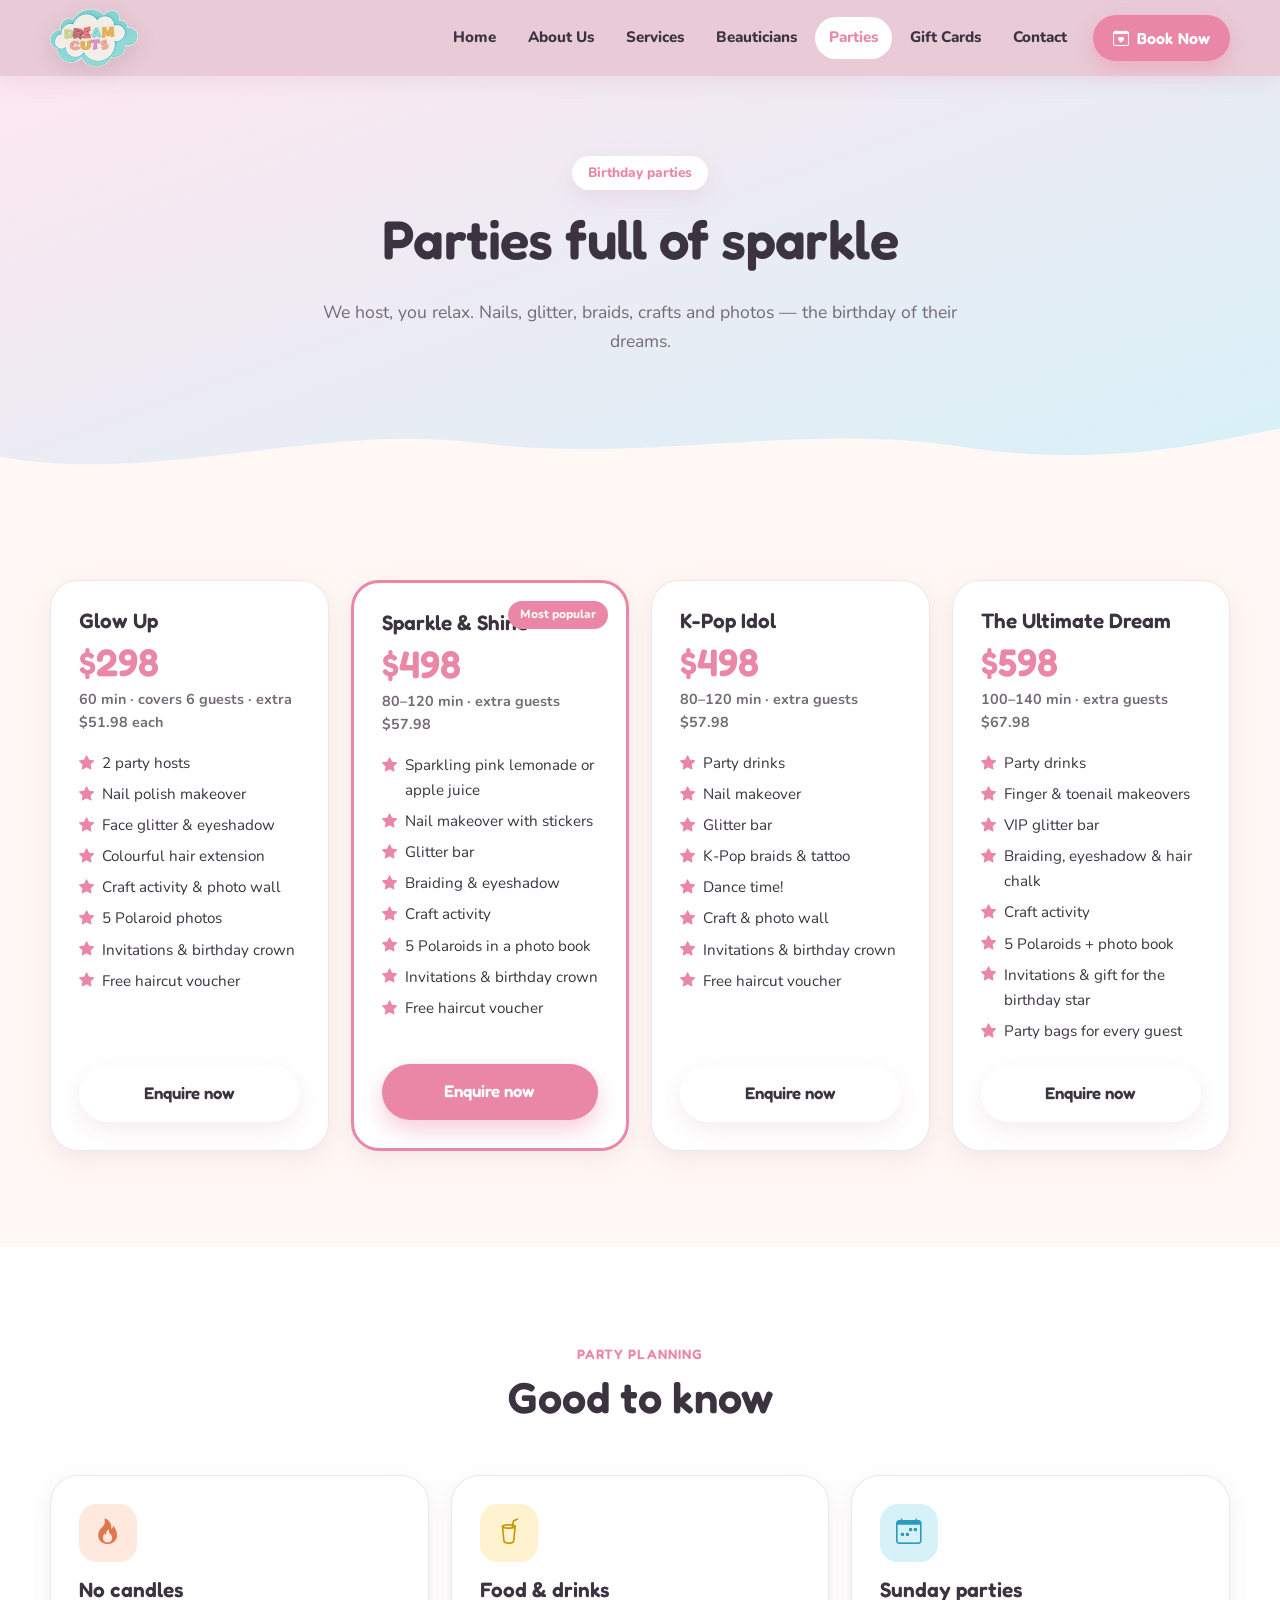
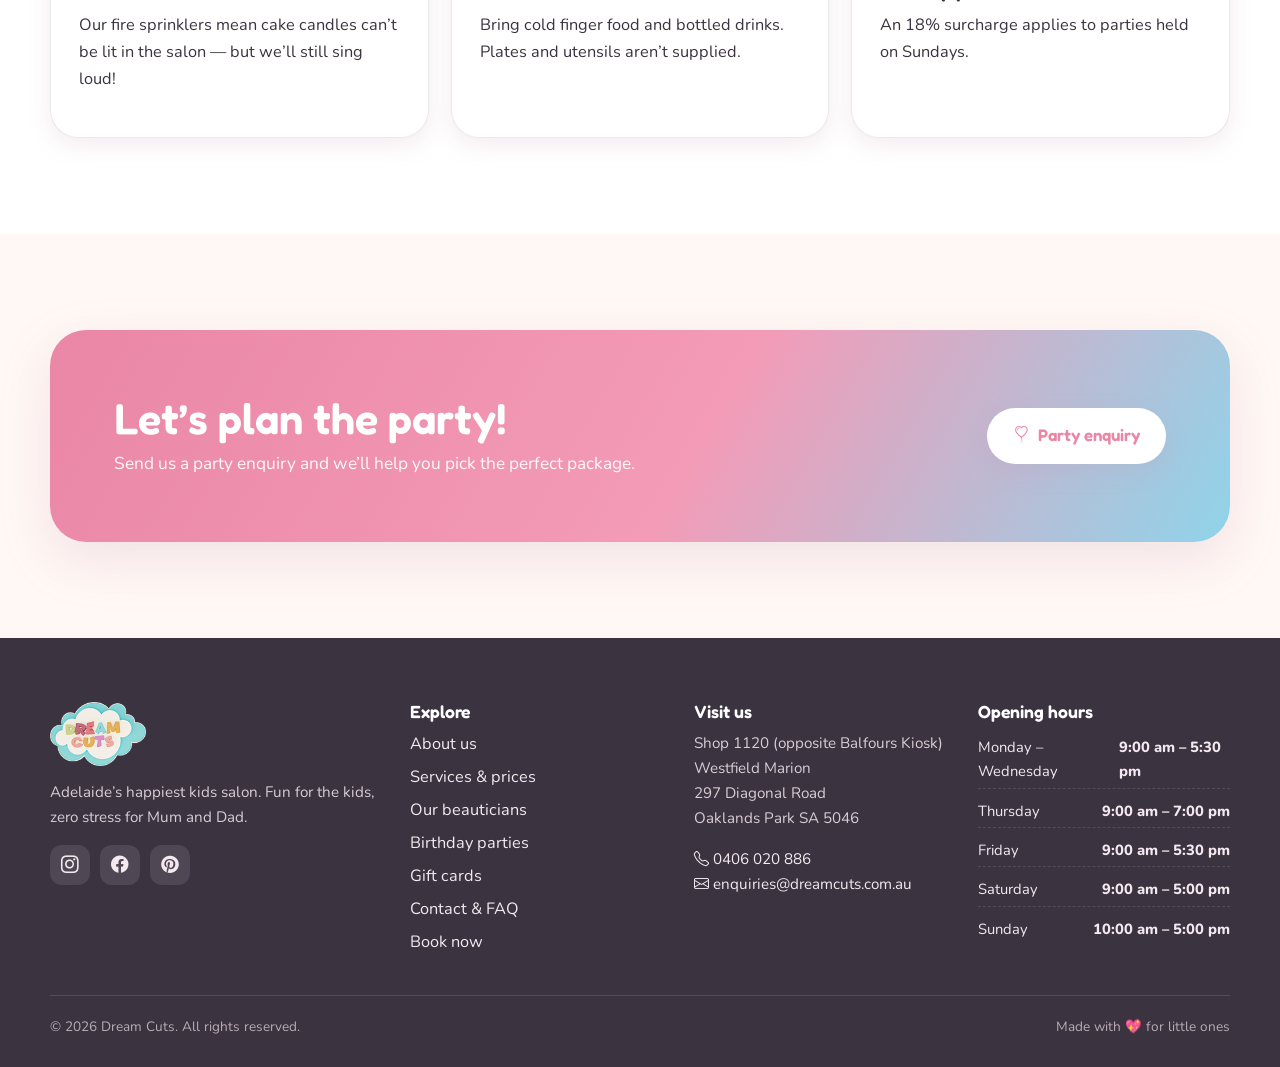
<file: parties.html>
<!DOCTYPE html>
<html lang="en-AU">
<head>
  <meta charset="utf-8">
  <meta name="viewport" content="width=device-width, initial-scale=1, viewport-fit=cover">
  <meta name="theme-color" content="#e8c6d5">
  <title>Kids Birthday Parties | Dream Cuts Adelaide</title>
  <meta name="description" content="Pamper, glitter and K-Pop birthday parties for kids at Dream Cuts Westfield Marion. Packages from $298.">
  <link rel="icon" href="assets/img/logo-cloud.png">
  <link rel="preconnect" href="https://fonts.googleapis.com">
  <link rel="preconnect" href="https://fonts.gstatic.com" crossorigin>
  <link href="https://fonts.googleapis.com/css2?family=Fredoka:wght@400;500;600;700&family=Nunito:wght@400;600;700;800&display=swap" rel="stylesheet">
  <link href="https://cdn.jsdelivr.net/npm/bootstrap-icons@1.11.3/font/bootstrap-icons.min.css" rel="stylesheet">
  <link rel="stylesheet" href="css/site.css?v=5">
</head>
<body data-page="parties">
  <a class="skip-link" href="#main">Skip to content</a>
  <header class="site-header">
    <nav class="wrap nav-bar" aria-label="Main">
      <a class="brand" href="index.html"><img src="assets/img/logo-cloud.png" alt="Dream Cuts kids salon"></a>
      <button class="nav-toggle" type="button" aria-label="Open menu" aria-expanded="false"><i class="bi bi-list"></i></button>
      <ul class="nav-links">
          <li><a href="index.html" data-page="home">Home</a></li>
          <li><a href="about.html" data-page="about">About Us</a></li>
          <li><a href="services.html" data-page="services">Services</a></li>
          <li><a href="beauticians.html" data-page="team">Beauticians</a></li>
          <li><a href="parties.html" data-page="parties">Parties</a></li>
          <li><a href="gift-cards.html" data-page="gifts">Gift Cards</a></li>
          <li><a href="contact.html" data-page="contact">Contact</a></li>
          <li class="nav-book"><a class="btn-book" href="booking.html"><i class="bi bi-calendar-heart"></i> Book Now</a></li>
      </ul>
    </nav>
  </header>

  <main id="main">
    <section class="page-hero">
      <div class="wrap">
        <span class="eyebrow">Birthday parties</span>
        <h1>Parties full of sparkle</h1>
        <p>We host, you relax. Nails, glitter, braids, crafts and photos — the birthday of their dreams.</p>
      </div>
      <svg class="cloud-edge" viewBox="0 0 1440 80" preserveAspectRatio="none" aria-hidden="true"><path fill="currentColor" d="M0,48 C180,80 360,8 540,32 C720,56 900,8 1080,36 C1260,64 1380,24 1440,16 L1440,80 L0,80 Z"></path></svg>
    </section>
    <section class="section">
      <div class="wrap">
        <div class="grid grid-4">
          <article class="card party reveal">
            
            <h3>Glow Up</h3>
            <div class="price">$298</div>
            <div class="sub">60 min · covers 6 guests · extra $51.98 each</div>
            <ul><li><i class="bi bi-star-fill"></i>2 party hosts</li><li><i class="bi bi-star-fill"></i>Nail polish makeover</li><li><i class="bi bi-star-fill"></i>Face glitter &amp; eyeshadow</li><li><i class="bi bi-star-fill"></i>Colourful hair extension</li><li><i class="bi bi-star-fill"></i>Craft activity &amp; photo wall</li><li><i class="bi bi-star-fill"></i>5 Polaroid photos</li><li><i class="bi bi-star-fill"></i>Invitations &amp; birthday crown</li><li><i class="bi bi-star-fill"></i>Free haircut voucher</li></ul>
            <a class="btn btn-light" href="contact.html#enquire">Enquire now</a>
          </article>

          <article class="card party featured reveal">
            <span class="ribbon">Most popular</span>
            <h3>Sparkle &amp; Shine</h3>
            <div class="price">$498</div>
            <div class="sub">80–120 min · extra guests $57.98</div>
            <ul><li><i class="bi bi-star-fill"></i>Sparkling pink lemonade or apple juice</li><li><i class="bi bi-star-fill"></i>Nail makeover with stickers</li><li><i class="bi bi-star-fill"></i>Glitter bar</li><li><i class="bi bi-star-fill"></i>Braiding &amp; eyeshadow</li><li><i class="bi bi-star-fill"></i>Craft activity</li><li><i class="bi bi-star-fill"></i>5 Polaroids in a photo book</li><li><i class="bi bi-star-fill"></i>Invitations &amp; birthday crown</li><li><i class="bi bi-star-fill"></i>Free haircut voucher</li></ul>
            <a class="btn btn-primary" href="contact.html#enquire">Enquire now</a>
          </article>

          <article class="card party reveal">
            
            <h3>K-Pop Idol</h3>
            <div class="price">$498</div>
            <div class="sub">80–120 min · extra guests $57.98</div>
            <ul><li><i class="bi bi-star-fill"></i>Party drinks</li><li><i class="bi bi-star-fill"></i>Nail makeover</li><li><i class="bi bi-star-fill"></i>Glitter bar</li><li><i class="bi bi-star-fill"></i>K-Pop braids &amp; tattoo</li><li><i class="bi bi-star-fill"></i>Dance time!</li><li><i class="bi bi-star-fill"></i>Craft &amp; photo wall</li><li><i class="bi bi-star-fill"></i>Invitations &amp; birthday crown</li><li><i class="bi bi-star-fill"></i>Free haircut voucher</li></ul>
            <a class="btn btn-light" href="contact.html#enquire">Enquire now</a>
          </article>

          <article class="card party reveal">
            
            <h3>The Ultimate Dream</h3>
            <div class="price">$598</div>
            <div class="sub">100–140 min · extra guests $67.98</div>
            <ul><li><i class="bi bi-star-fill"></i>Party drinks</li><li><i class="bi bi-star-fill"></i>Finger &amp; toenail makeovers</li><li><i class="bi bi-star-fill"></i>VIP glitter bar</li><li><i class="bi bi-star-fill"></i>Braiding, eyeshadow &amp; hair chalk</li><li><i class="bi bi-star-fill"></i>Craft activity</li><li><i class="bi bi-star-fill"></i>5 Polaroids + photo book</li><li><i class="bi bi-star-fill"></i>Invitations &amp; gift for the birthday star</li><li><i class="bi bi-star-fill"></i>Party bags for every guest</li></ul>
            <a class="btn btn-light" href="contact.html#enquire">Enquire now</a>
          </article>
        </div>
      </div>
    </section>

    <section class="section tint">
      <div class="wrap">
        <div class="section-head reveal">
          <span class="kicker">Party planning</span>
          <h2>Good to know</h2>
        </div>
        <div class="grid grid-3">
          <div class="card feature reveal"><span class="ic c-peach"><i class="bi bi-fire"></i></span><h3>No candles</h3><p>Our fire sprinklers mean cake candles can’t be lit in the salon — but we’ll still sing loud!</p></div>
          <div class="card feature reveal"><span class="ic c-butter"><i class="bi bi-cup-straw"></i></span><h3>Food &amp; drinks</h3><p>Bring cold finger food and bottled drinks. Plates and utensils aren’t supplied.</p></div>
          <div class="card feature reveal"><span class="ic c-sky"><i class="bi bi-calendar-week"></i></span><h3>Sunday parties</h3><p>An 18% surcharge applies to parties held on Sundays.</p></div>
        </div>
      </div>
    </section>

    <section class="section">
      <div class="wrap">
        <div class="cta-band reveal">
          <div>
            <h2>Let’s plan the party!</h2>
            <p>Send us a party enquiry and we’ll help you pick the perfect package.</p>
          </div>
          <a class="btn btn-light" href="contact.html#enquire"><i class="bi bi-balloon-heart"></i> Party enquiry</a>
        </div>
      </div>
    </section>
  </main>

  <footer class="site-footer">
    <div class="wrap footer-grid">
      <div>
        <img class="logo" src="assets/img/logo-cloud.png" alt="Dream Cuts">
        <p>Adelaide’s happiest kids salon. Fun for the kids, zero stress for Mum and Dad.</p>
        <div class="socials">
          <a href="https://www.instagram.com/dreamcutsau/" target="_blank" rel="noopener" aria-label="Instagram"><i class="bi bi-instagram"></i></a>
          <a href="https://www.facebook.com/dreamcutsau" target="_blank" rel="noopener" aria-label="Facebook"><i class="bi bi-facebook"></i></a>
          <a href="https://www.pinterest.com/dreamcutsau/" target="_blank" rel="noopener" aria-label="Pinterest"><i class="bi bi-pinterest"></i></a>
        </div>
      </div>
      <div>
        <h3>Explore</h3>
        <ul>
          <li><a href="about.html">About us</a></li>
          <li><a href="services.html">Services &amp; prices</a></li>
          <li><a href="beauticians.html">Our beauticians</a></li>
          <li><a href="parties.html">Birthday parties</a></li>
          <li><a href="gift-cards.html">Gift cards</a></li>
          <li><a href="contact.html">Contact &amp; FAQ</a></li>
          <li><a href="booking.html">Book now</a></li>
        </ul>
      </div>
      <div>
        <h3>Visit us</h3>
        <p>Shop 1120 (opposite Balfours Kiosk)<br>Westfield Marion<br>297 Diagonal Road<br>Oaklands Park SA 5046</p>
        <p><a href="tel:0406020886"><i class="bi bi-telephone"></i> 0406 020 886</a><br>
        <a href="mailto:enquiries@dreamcuts.com.au"><i class="bi bi-envelope"></i> enquiries@dreamcuts.com.au</a></p>
      </div>
      <div>
        <h3>Opening hours</h3>
        <ul class="hours" data-hours></ul>
      </div>
    </div>
    <div class="wrap footer-bottom">
      <span>© <span data-year></span> Dream Cuts. All rights reserved.</span>
      <span>Made with 💖 for little ones</span>
    </div>
  </footer>

  <script src="js/data.js?v=17"></script>
  <script src="js/site.js?v=4"></script>
</body>
</html>
</file>
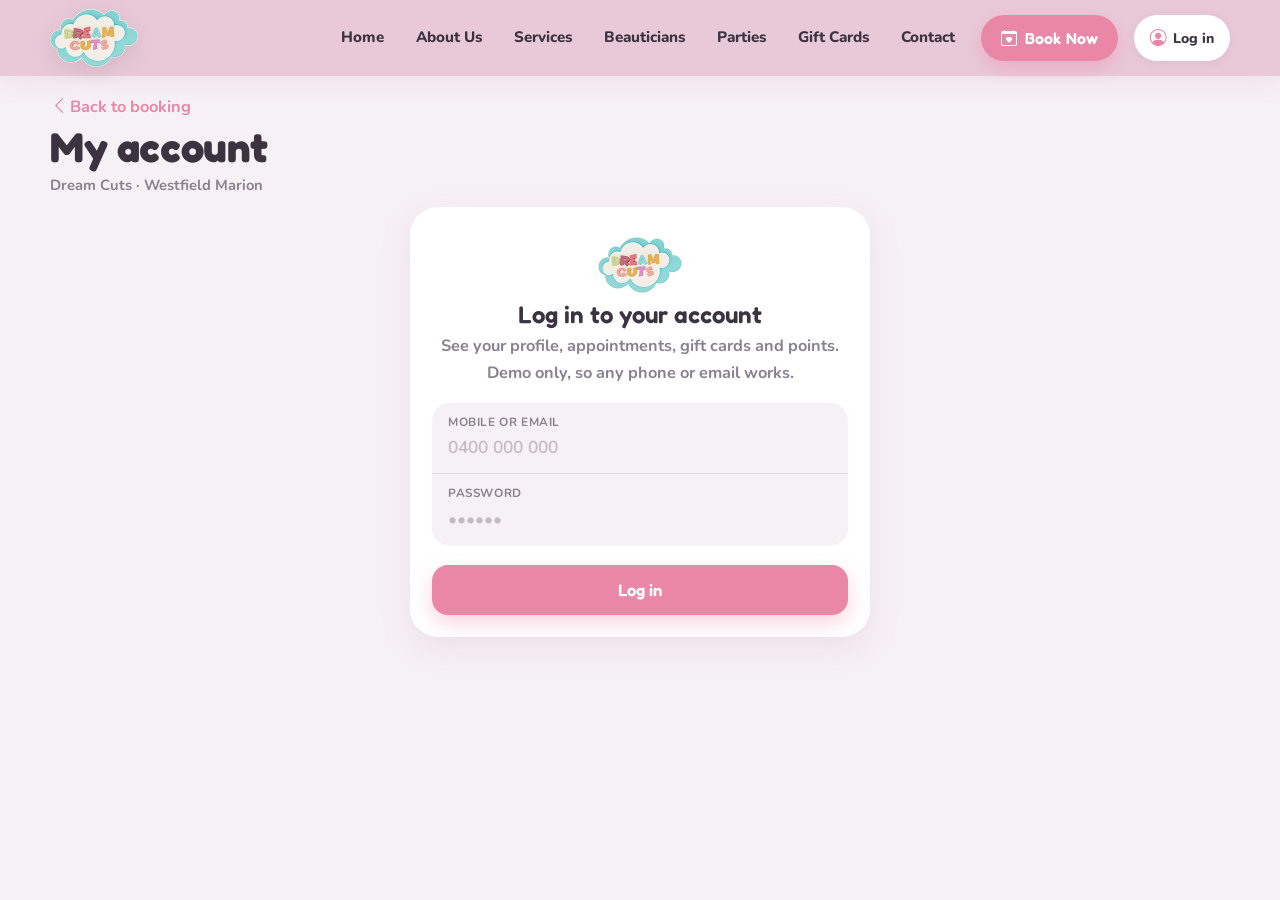
<file: profile.html>
<!DOCTYPE html>
<html lang="en-AU">
<head>
  <meta charset="utf-8">
  <meta name="viewport" content="width=device-width, initial-scale=1, viewport-fit=cover">
  <meta name="theme-color" content="#e8c6d5">
  <title>My Account | Dream Cuts — Westfield Marion</title>
  <meta name="description" content="Manage your Dream Cuts profile, guest consent form, appointments, gift cards and loyalty points.">
  <meta name="robots" content="noindex">
  <link rel="icon" href="assets/img/logo-cloud.png">
  <link rel="preconnect" href="https://fonts.googleapis.com">
  <link rel="preconnect" href="https://fonts.gstatic.com" crossorigin>
  <link href="https://fonts.googleapis.com/css2?family=Fredoka:wght@400;500;600;700&family=Nunito:wght@400;600;700;800&display=swap" rel="stylesheet">
  <link href="https://cdn.jsdelivr.net/npm/bootstrap-icons@1.11.3/font/bootstrap-icons.min.css" rel="stylesheet">
  <link rel="stylesheet" href="css/site.css?v=5">
  <link rel="stylesheet" href="css/booking.css?v=4">
  <link rel="stylesheet" href="css/profile.css?v=3">
</head>
<body data-page="profile" class="bk-body">
  <a class="skip-link" href="#main">Skip to your account</a>
  <header class="site-header">
    <nav class="wrap nav-bar" aria-label="Main">
      <a class="brand" href="index.html"><img src="assets/img/logo-cloud.png" alt="Dream Cuts kids salon"></a>
      <button class="nav-toggle" type="button" aria-label="Open menu" aria-expanded="false"><i class="bi bi-list"></i></button>
      <ul class="nav-links">
          <li><a href="index.html" data-page="home">Home</a></li>
          <li><a href="about.html" data-page="about">About Us</a></li>
          <li><a href="services.html" data-page="services">Services</a></li>
          <li><a href="beauticians.html" data-page="team">Beauticians</a></li>
          <li><a href="parties.html" data-page="parties">Parties</a></li>
          <li><a href="gift-cards.html" data-page="gifts">Gift Cards</a></li>
          <li><a href="contact.html" data-page="contact">Contact</a></li>
          <li class="nav-book"><a class="btn-book" href="booking.html" data-page="book"><i class="bi bi-calendar-heart"></i> Book Now</a></li>
      </ul>
      <button type="button" class="pill-btn nav-login" id="loginBtn"><i class="bi bi-person-circle"></i> <span>Log in</span></button>
    </nav>
  </header>

  <main id="main" class="bk pf" data-auth="out">
    <div class="wrap bk-top">
      <div class="bk-title-row">
        <div>
          <a class="bk-back" href="booking.html"><i class="bi bi-chevron-left"></i> <span>Back to booking</span></a>
          <h1 class="bk-title" id="pfTitle">My account</h1>
          <p class="bk-sub">Dream Cuts · Westfield Marion</p>
        </div>
      </div>
    </div>

    <!-- Logged out -->
    <div class="wrap pf-login">
      <div class="login-sheet">
        <img src="assets/img/logo-cloud.png" alt="">
        <h2>Log in to your account</h2>
        <p>See your profile, appointments, gift cards and points. Demo only, so any phone or email works.</p>
        <form id="pfLoginForm" novalidate>
          <div class="ios-list">
            <label class="ios-row stack"><span>Mobile or email</span><input name="contact" autocomplete="username" placeholder="0400 000 000"></label>
            <label class="ios-row stack"><span>Password</span><input name="password" type="password" autocomplete="current-password" placeholder="••••••"></label>
          </div>
          <p class="form-error" id="pfLoginError" hidden></p>
          <button type="submit" class="ios-btn primary">Log in</button>
        </form>
      </div>
    </div>

    <!-- Mobile: account home (hub) -->
    <div class="wrap pf-hub" aria-label="Account sections">
      <div class="hub-hero">
        <span class="pf-av lg" data-initial>?</span>
        <div class="who">
          <small>Welcome back</small>
          <strong>Hi, <span data-first>there</span>!</strong>
          <span class="mail" data-contact></span>
        </div>
      </div>

      <div class="hub-stats">
        <a href="#appointments" class="hub-stat"><i class="bi bi-calendar-heart"></i><strong data-hub="next">—</strong><small>Next visit</small></a>
        <a href="#gift-cards" class="hub-stat"><i class="bi bi-gift"></i><strong data-hub="gift">$0.00</strong><small>Gift balance</small></a>
        <a href="#loyalty" class="hub-stat"><i class="bi bi-stars"></i><strong data-hub="points">0</strong><small>Points</small></a>
      </div>

      <p class="hub-label">Your account</p>
      <nav class="hub-list">
        <a href="#profile" class="hub-row">
          <span class="ic c-pink"><i class="bi bi-person"></i></span>
          <span class="txt"><strong>My profile</strong><small>Name, contact details &amp; address</small></span>
          <i class="bi bi-chevron-right go"></i>
        </a>
        <a href="#guest-form" class="hub-row">
          <span class="ic c-lilac"><i class="bi bi-clipboard-heart"></i></span>
          <span class="txt"><strong>Guest form</strong><small>Your child’s details, allergies &amp; consent</small></span>
          <span class="badge" data-hub="guest">To do</span>
          <i class="bi bi-chevron-right go"></i>
        </a>
      </nav>

      <p class="hub-label">Visits &amp; rewards</p>
      <nav class="hub-list">
        <a href="#appointments" class="hub-row">
          <span class="ic c-sky"><i class="bi bi-calendar-heart"></i></span>
          <span class="txt"><strong>Appointments</strong><small>Upcoming bookings &amp; visit history</small></span>
          <span class="badge" data-hub="appts" hidden></span>
          <i class="bi bi-chevron-right go"></i>
        </a>
        <a href="#gift-cards" class="hub-row">
          <span class="ic c-butter"><i class="bi bi-gift"></i></span>
          <span class="txt"><strong>Gift cards</strong><small>Balance, purchases &amp; transactions</small></span>
          <i class="bi bi-chevron-right go"></i>
        </a>
        <a href="#loyalty" class="hub-row">
          <span class="ic c-mint"><i class="bi bi-stars"></i></span>
          <span class="txt"><strong>Loyalty points</strong><small>Earn points every visit, redeem for treats</small></span>
          <i class="bi bi-chevron-right go"></i>
        </a>
      </nav>

      <a class="hub-book" href="booking.html">
        <i class="bi bi-calendar-plus"></i>
        <span><strong>Book a new visit</strong><small>Haircuts, braids, nails &amp; more</small></span>
        <i class="bi bi-arrow-right"></i>
      </a>

      <button type="button" class="ios-btn block hub-signout" data-signout><i class="bi bi-box-arrow-right"></i> Sign out</button>
    </div>

    <!-- Mobile: back link shown inside a section -->
    <div class="wrap pf-backbar">
      <a href="#account" class="pf-back"><i class="bi bi-chevron-left"></i> My account</a>
    </div>

    <div class="wrap pf-layout">
      <!-- Desktop side nav -->
      <aside class="pf-side" aria-label="Account menu">
        <div class="side-card">
          <div class="pf-me">
            <span class="pf-av" data-initial>?</span>
            <div><strong data-name>Guest</strong><small data-contact></small></div>
          </div>
          <nav class="pf-nav">
            <a href="#profile" data-tab="profile"><span class="ic c-pink"><i class="bi bi-person"></i></span> Profile</a>
            <a href="#guest-form" data-tab="guest-form"><span class="ic c-lilac"><i class="bi bi-clipboard-heart"></i></span> Guest custom data</a>
            <a href="#appointments" data-tab="appointments"><span class="ic c-sky"><i class="bi bi-calendar-heart"></i></span> Appointments</a>
            <a href="#gift-cards" data-tab="gift-cards"><span class="ic c-butter"><i class="bi bi-gift"></i></span> Gift cards</a>
            <a href="#loyalty" data-tab="loyalty"><span class="ic c-mint"><i class="bi bi-stars"></i></span> Loyalty points</a>
          </nav>
          <div class="pf-signout"><button type="button" class="ios-btn" data-signout><i class="bi bi-box-arrow-right"></i> Sign out</button></div>
        </div>
      </aside>

      <div class="pf-main">
        <!-- ============ PROFILE ============ -->
        <section class="pf-panel" data-panel="profile" aria-labelledby="hProfile">
          <h2 class="pf-h2" id="hProfile">Profile</h2>

          <div class="pf-card pf-summary">
            <span class="pf-av lg" data-initial>?</span>
            <div class="who">
              <small>User profile summary</small>
              <strong data-name>Guest</strong>
              <span data-contact></span>
            </div>
            <button type="button" class="ios-btn pf-edit-btn" id="editBtn"><i class="bi bi-pencil"></i> Edit</button>
          </div>

          <form id="profileForm" class="is-readonly" novalidate autocomplete="on">
            <div class="ios-group">
              <div class="ios-group-head"><h2>Personal details</h2></div>
              <div class="ios-list">
                <label class="ios-row"><span>First name</span><input name="firstName" autocomplete="given-name" placeholder="Required"></label>
                <label class="ios-row"><span>Last name</span><input name="lastName" autocomplete="family-name" placeholder="Required"></label>
                <label class="ios-row"><span>Preferred name</span><input name="preferredName" autocomplete="nickname" placeholder="Optional"></label>
                <label class="ios-row"><span>Date of birth</span><input name="dob" type="date" min="1920-01-01"></label>
                <div class="ios-row"><span>Gender</span>
                  <div class="pf-seg" role="radiogroup" aria-label="Gender" data-seg="gender">
                    <button type="button" role="radio" data-v="Male">Male</button>
                    <button type="button" role="radio" data-v="Female">Female</button>
                    <button type="button" role="radio" data-v="Other">Other</button>
                  </div>
                </div>
              </div>
            </div>

            <div class="ios-group">
              <div class="ios-group-head"><h2>Address</h2></div>
              <div class="ios-list">
                <label class="ios-row"><span>Street address</span><input name="street" autocomplete="address-line1" placeholder="Street"></label>
                <label class="ios-row"><span>Apt #</span><input name="apt" autocomplete="address-line2" placeholder="Optional"></label>
                <label class="ios-row"><span>City</span><input name="city" autocomplete="address-level2" placeholder="City"></label>
                <label class="ios-row has-select"><span>Country</span>
                  <select name="country" autocomplete="country-name">
                    <option>Australia</option>
                    <option>New Zealand</option>
                    <option>United Kingdom</option>
                    <option>United States</option>
                    <option>Other</option>
                  </select>
                </label>
                <label class="ios-row has-select" id="stateRow"><span>State</span>
                  <select name="state" autocomplete="address-level1">
                    <option value="">Select a state</option>
                    <option value="ACT">Australian Capital Territory</option>
                    <option value="NSW">New South Wales</option>
                    <option value="NT">Northern Territory</option>
                    <option value="QLD">Queensland</option>
                    <option value="SA">South Australia</option>
                    <option value="TAS">Tasmania</option>
                    <option value="VIC">Victoria</option>
                    <option value="WA">Western Australia</option>
                  </select>
                </label>
                <label class="ios-row" id="regionRow" hidden><span>State / region</span><input name="region" autocomplete="address-level1" placeholder="Optional"></label>
                <label class="ios-row"><span>Post code</span><input name="postcode" inputmode="numeric" autocomplete="postal-code" placeholder="5000" maxlength="10"></label>
              </div>
            </div>

            <div class="ios-group">
              <div class="ios-group-head"><h2>Contact</h2></div>
              <div class="ios-list">
                <label class="ios-row"><span>Mobile phone</span><input name="mobile" type="tel" inputmode="tel" autocomplete="tel" placeholder="04xx xxx xxx"></label>
                <label class="ios-row"><span>Email</span><input name="email" type="email" autocomplete="email" placeholder="you@example.com"></label>
              </div>
            </div>

            <div class="ios-group">
              <div class="ios-group-head"><h2>Emergency contact</h2></div>
              <div class="ios-list">
                <label class="ios-row"><span>First name</span><input name="emFirst" placeholder="Optional"></label>
                <label class="ios-row"><span>Last name</span><input name="emLast" placeholder="Optional"></label>
                <label class="ios-row"><span>Mobile phone</span><input name="emMobile" type="tel" inputmode="tel" placeholder="Mobile number"></label>
              </div>
            </div>

            <div class="ios-group">
              <div class="ios-group-head"><h2>Preferences</h2></div>
              <div class="ios-list">
                <label class="ios-row has-select"><span>Language</span>
                  <select name="language" aria-label="Preferred browsing and communication language">
                    <option>English - United States</option>
                    <option>English - Australia</option>
                    <option>English - United Kingdom</option>
                  </select>
                </label>
              </div>
              <p class="pf-group-note">Preferred browsing and communication language.</p>
            </div>

            <div class="ios-group">
              <div class="ios-group-head"><h2>Marketing communications</h2></div>
              <div class="ios-list">
                <label class="ios-row"><span class="sw-label"><i class="bi bi-chat-dots"></i> SMS</span><span class="pf-switch"><input type="checkbox" name="mktSms" role="switch"><i></i></span></label>
                <label class="ios-row"><span class="sw-label"><i class="bi bi-envelope"></i> Email</span><span class="pf-switch"><input type="checkbox" name="mktEmail" role="switch"><i></i></span></label>
              </div>
              <p class="pf-group-note">News, offers and party ideas from Dream Cuts.</p>
            </div>

            <div class="ios-group">
              <div class="ios-group-head"><h2>Transactional communications</h2></div>
              <div class="ios-list">
                <label class="ios-row"><span class="sw-label"><i class="bi bi-chat-dots"></i> SMS</span><span class="pf-switch"><input type="checkbox" name="txSms" role="switch"><i></i></span></label>
                <label class="ios-row"><span class="sw-label"><i class="bi bi-envelope"></i> Email</span><span class="pf-switch"><input type="checkbox" name="txEmail" role="switch"><i></i></span></label>
              </div>
              <p class="pf-group-note">Booking confirmations, reminders and receipts.</p>
            </div>

            <p class="form-error" id="profileError" hidden></p>
            <div class="pf-savebar" id="saveBar" hidden>
              <button type="button" class="ios-btn" id="cancelEdit">Cancel</button>
              <button type="submit" class="ios-btn primary"><i class="bi bi-check-lg"></i> Save changes</button>
            </div>
          </form>
        </section>

        <!-- ============ GUEST CUSTOM DATA ============ -->
        <section class="pf-panel" data-panel="guest-form" aria-labelledby="hGuest" hidden>
          <h2 class="pf-h2" id="hGuest">Guest custom data</h2>
          <p class="pf-lead">Fill this in before your child’s visit so our team can take the best care of them.</p>

          <form id="guestDataForm" novalidate>
            <div class="ios-group">
              <div class="ios-group-head"><h2>Child &amp; guardian</h2></div>
              <div class="ios-list">
                <label class="ios-row"><span>Customer name</span><input name="customerName" placeholder="Required"></label>
                <label class="ios-row"><span>Customer’s D.O.B</span><input name="customerDob" type="date" min="2000-01-01"></label>
                <label class="ios-row"><span>Guardian name</span><input name="guardianName" autocomplete="name" placeholder="Required"></label>
                <label class="ios-row"><span>Mobile phone</span><input name="guardianMobile" type="tel" inputmode="tel" autocomplete="tel" placeholder="04xx xxx xxx"></label>
                <label class="ios-row"><span>Email</span><input name="guardianEmail" type="email" autocomplete="email" placeholder="you@example.com"></label>
              </div>
            </div>

            <div class="ios-group">
              <div class="ios-group-head"><h2>About today’s visit</h2></div>
              <div class="ios-list">
                <div class="q-row" data-q="voucher">
                  <div class="q-top"><span>Do you have a gift voucher to use today?</span>
                    <div class="pf-seg yn" role="radiogroup" data-seg="voucher"><button type="button" role="radio" data-v="yes">Yes</button><button type="button" role="radio" data-v="no">No</button></div>
                  </div>
                </div>
                <label class="ios-row has-select"><span>Service today</span>
                  <select name="service" id="serviceSelect" aria-label="Which service is your child having today?"><option value="">Choose a service</option></select>
                </label>
                <div class="q-row" data-q="hadBefore">
                  <div class="q-top"><span>Has your child ever had this service before?</span>
                    <div class="pf-seg yn" role="radiogroup" data-seg="hadBefore"><button type="button" role="radio" data-v="yes">Yes</button><button type="button" role="radio" data-v="no">No</button></div>
                  </div>
                  <div class="q-follow" data-follow="hadBefore" hidden>
                    <label for="reaction">Did they have a reaction or experience any discomfort? Please explain</label>
                    <textarea id="reaction" name="reaction" rows="3" placeholder="e.g. Itchy scalp after a braid…"></textarea>
                  </div>
                </div>
                <div class="q-row" data-q="allergies">
                  <div class="q-top"><span>Do they have any known allergies?</span>
                    <div class="pf-seg yn" role="radiogroup" data-seg="allergies"><button type="button" role="radio" data-v="yes">Yes</button><button type="button" role="radio" data-v="no">No</button></div>
                  </div>
                  <div class="q-follow" data-follow="allergies" hidden>
                    <label for="allergyList">Please list them all below</label>
                    <textarea id="allergyList" name="allergyList" rows="3" placeholder="e.g. Nuts, latex, fragrance…"></textarea>
                  </div>
                </div>
                <div class="q-row" data-q="swimming">
                  <div class="q-top"><span>Have you been swimming in the last 6 months?</span>
                    <div class="pf-seg yn" role="radiogroup" data-seg="swimming"><button type="button" role="radio" data-v="yes">Yes</button><button type="button" role="radio" data-v="no">No</button></div>
                  </div>
                </div>
                <div class="q-row" data-q="photos">
                  <div class="q-top"><span>Do you give consent for photos to be taken and used for marketing purposes?</span>
                    <div class="pf-seg yn" role="radiogroup" data-seg="photos"><button type="button" role="radio" data-v="yes">Yes</button><button type="button" role="radio" data-v="no">No</button></div>
                  </div>
                </div>
                <div class="q-row" data-q="parties">
                  <div class="q-top"><span>Would you like some information on our parties?</span>
                    <div class="pf-seg yn" role="radiogroup" data-seg="parties"><button type="button" role="radio" data-v="yes">Yes</button><button type="button" role="radio" data-v="no">No</button></div>
                  </div>
                </div>
              </div>
            </div>

            <div class="pf-terms">
              <h3><i class="bi bi-shield-check"></i> Terms and conditions</h3>
              <p>Dream Cuts uses only high-quality products and takes all due care in performing these services. Dream Cuts cannot be held responsible for any adverse reactions which can occur as a result of the customer failing to inform our staff of a) any known allergies or b) reactions developed after a previous treatment/s.</p>
              <p>Children with skin allergies or sensitive skin should have a patch test on the arm at least 24 hours prior to the service commencing. We will not apply any products to the face of a child who is or appears to be sick or suffering from cold sores, conjunctivitis, sunburn, eczema, any infectious skin condition or open wound.</p>
            </div>

            <div class="ios-group" id="sigGroup">
              <div class="ios-group-head"><h2>Acknowledgement</h2><span class="ios-badge">Required</span></div>
              <p class="pf-group-note" style="margin:-2px 4px 10px">Please sign below acknowledging that you have read and agree to the terms above.</p>
              <div class="ios-list">
                <label class="ios-row"><span>Patient name</span><input name="patientName" placeholder="Child’s name"></label>
                <label class="ios-row"><span>Date</span><input name="signDate" type="date"></label>
                <div class="sig-wrap">
                  <div class="sig-head"><span>Signature of guardian</span><button type="button" class="co-edit" id="sigClear"><i class="bi bi-eraser"></i> Clear</button></div>
                  <div class="sig-pad" id="sigPad"><canvas id="sigCanvas" aria-label="Signature pad"></canvas><span class="sig-hint">Sign here with your finger or mouse</span></div>
                </div>
              </div>
            </div>

            <p class="form-error" id="guestError" hidden></p>
            <button type="submit" class="ios-btn primary block"><i class="bi bi-check2-circle"></i> Save guest form</button>
            <p class="fine" id="guestSaved"></p>
          </form>
        </section>

        <!-- ============ APPOINTMENTS ============ -->
        <section class="pf-panel" data-panel="appointments" aria-labelledby="hAppt" hidden>
          <h2 class="pf-h2" id="hAppt">Appointments</h2>
          <div class="pf-seg pf-seg-wide" role="tablist" aria-label="Appointments" data-seg="appt">
            <button type="button" role="tab" data-v="upcoming">Upcoming</button>
            <button type="button" role="tab" data-v="past">Past</button>
          </div>
          <div class="pf-wait">
            <i class="bi bi-telephone-inbound"></i>
            <p>Join our waiting list — our team will call you very soon to arrange your booking.</p>
            <button type="button" class="ios-btn" id="waitBtn"><i class="bi bi-hourglass-split"></i> Join waiting list</button>
          </div>
          <div id="apptList"></div>
        </section>

        <!-- ============ GIFT CARDS ============ -->
        <section class="pf-panel" data-panel="gift-cards" aria-labelledby="hGift" hidden>
          <h2 class="pf-h2" id="hGift">Gift cards</h2>
          <div class="pf-seg pf-seg-wide" role="tablist" aria-label="Gift cards" data-seg="gift">
            <button type="button" role="tab" data-v="cards">Your gift cards</button>
            <button type="button" role="tab" data-v="history">Purchase history</button>
            <button type="button" role="tab" data-v="tx">Transactions</button>
          </div>

          <div data-gift="cards">
            <div class="pf-hello">
              <span class="ic c-butter"><i class="bi bi-gift"></i></span>
              <div><strong>Hey <span data-first>there</span>!</strong><span>Here’s the list of your gift cards.</span></div>
            </div>
            <div class="pf-balance">
              <small>Current balance</small>
              <div class="amt">$0.00</div>
              <div class="meta"><span>0 services</span><span>0 packages</span></div>
              <i class="bi bi-gift big-ic"></i>
            </div>
            <div class="pf-filters"><span><i class="bi bi-funnel"></i> Filters</span>
              <div class="chip-scroll" data-chips>
                <button type="button" class="cat-chip is-active">All</button>
                <button type="button" class="cat-chip">Active</button>
                <button type="button" class="cat-chip">Used</button>
                <button type="button" class="cat-chip">Expired</button>
              </div>
            </div>
            <div class="pf-card pf-empty">
              <span class="ic c-butter"><i class="bi bi-credit-card-2-front"></i></span>
              <h3>No cards to display</h3>
              <p>Gift cards you buy or receive will appear here with their balance.</p>
            </div>
          </div>

          <div data-gift="history" hidden>
            <div class="pf-filters"><span><i class="bi bi-funnel"></i> Filters</span>
              <div class="chip-scroll" data-chips>
                <button type="button" class="cat-chip is-active">All</button>
                <button type="button" class="cat-chip">Gift cards</button>
                <button type="button" class="cat-chip">Packages</button>
              </div>
            </div>
            <div class="pf-card pf-empty">
              <span class="ic c-pink"><i class="bi bi-bag-heart"></i></span>
              <h3>No purchases yet</h3>
              <p>Gift cards and packages you buy will show up here.</p>
            </div>
          </div>

          <div data-gift="tx" hidden>
            <div class="pf-filters"><span><i class="bi bi-funnel"></i> Filters</span>
              <div class="chip-scroll" data-chips>
                <button type="button" class="cat-chip is-active">All</button>
                <button type="button" class="cat-chip">Redeemed</button>
                <button type="button" class="cat-chip">Top-ups</button>
              </div>
            </div>
            <div class="pf-table-wrap">
              <table class="pf-table">
                <thead><tr><th>Gift card</th><th>Invoice</th><th>Amount</th></tr></thead>
                <tbody><tr><td colspan="3" class="empty"><i class="bi bi-receipt"></i> No transactions done</td></tr></tbody>
              </table>
            </div>
          </div>
        </section>

        <!-- ============ LOYALTY ============ -->
        <section class="pf-panel" data-panel="loyalty" aria-labelledby="hLoyal" hidden>
          <h2 class="pf-h2" id="hLoyal">Loyalty points</h2>
          <div class="pf-balance gold">
            <small>Points balance</small>
            <div class="amt">0<span>pts</span></div>
            <div class="meta"><span>Worth $0.00</span></div>
            <i class="bi bi-stars big-ic"></i>
          </div>
          <div class="ios-group-head"><h2>History</h2></div>
          <div class="pf-table-wrap">
            <table class="pf-table wide">
              <thead><tr><th>Invoice number</th><th>Date</th><th>Points earned</th><th>Points redeemed</th><th>Expiry date</th></tr></thead>
              <tbody><tr><td colspan="5" class="empty"><i class="bi bi-stars"></i> No points history yet</td></tr></tbody>
            </table>
          </div>
        </section>

      </div>
    </div>
  </main>

  <div class="toast" id="toast" role="status" aria-live="polite"></div>

  <script src="js/data.js?v=17"></script>
  <script src="js/site.js?v=4"></script>
  <script src="js/profile.js?v=2"></script>
</body>
</html>
</file>
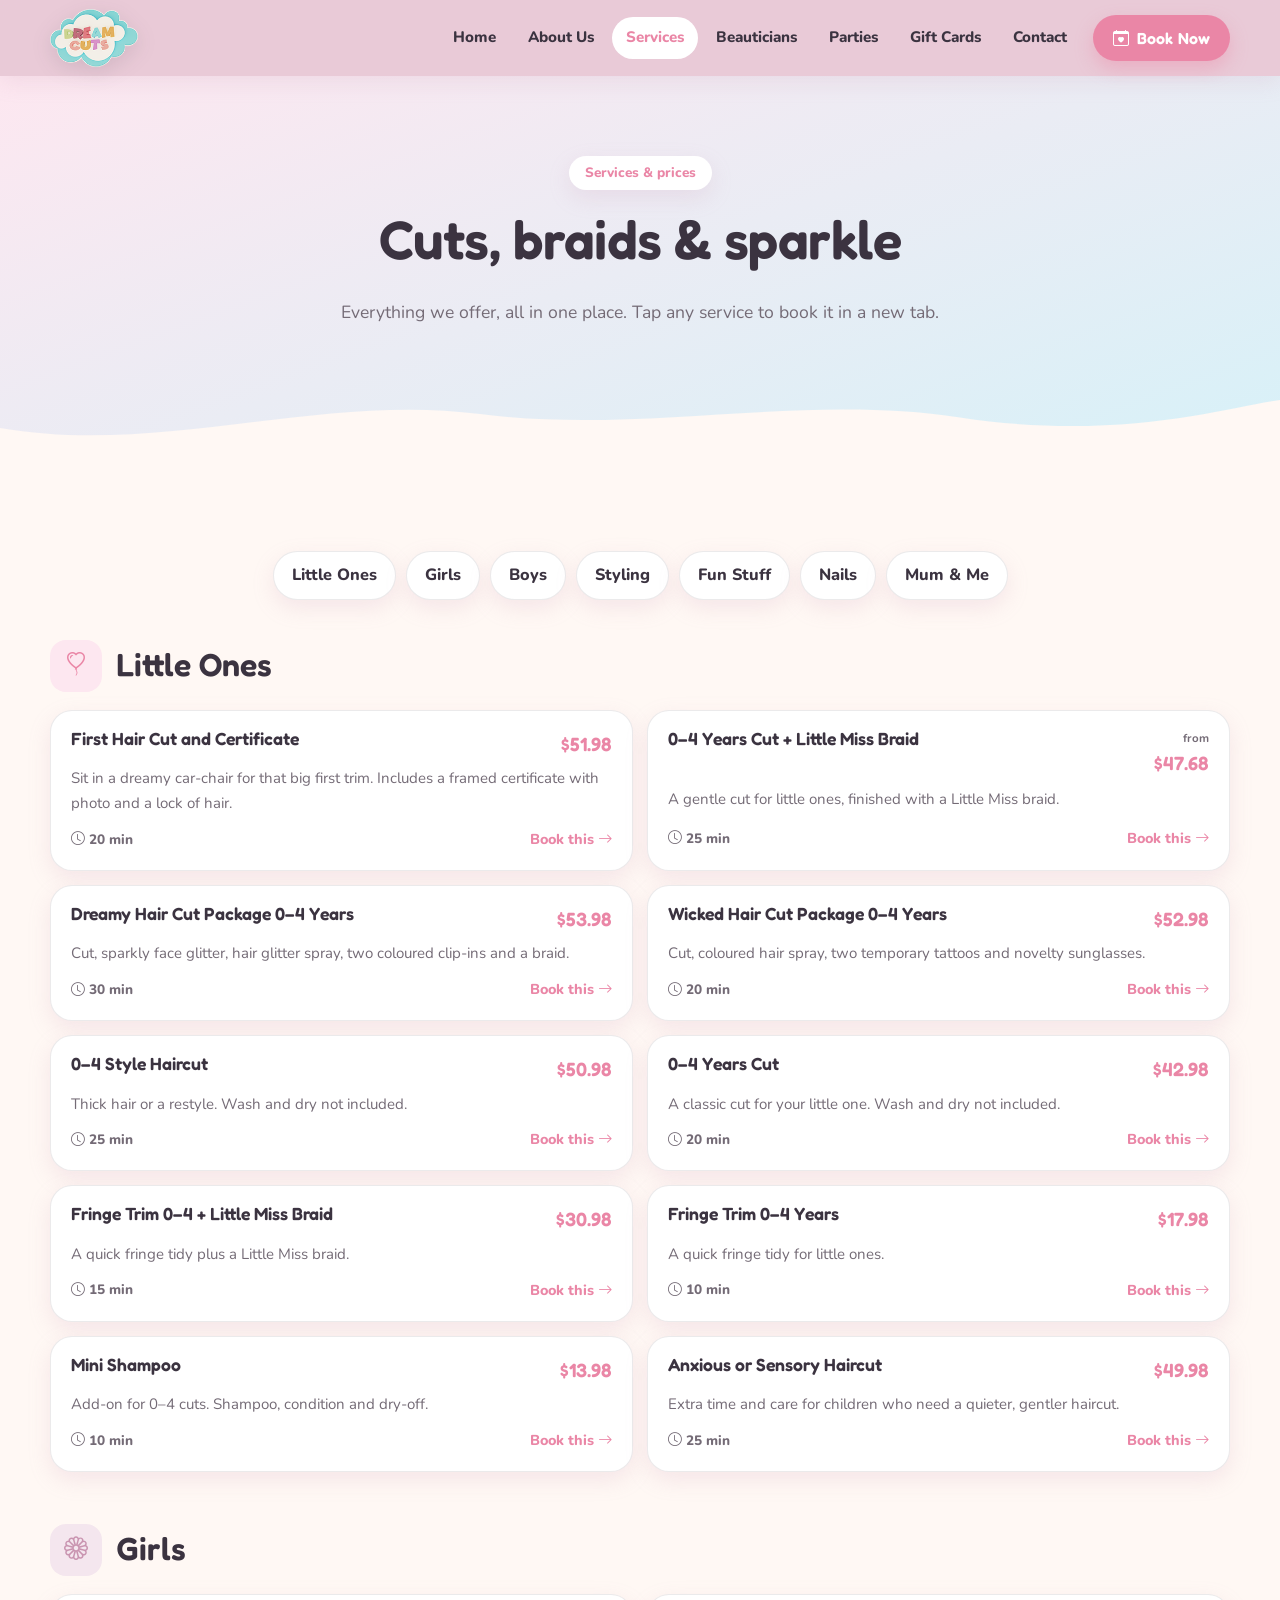
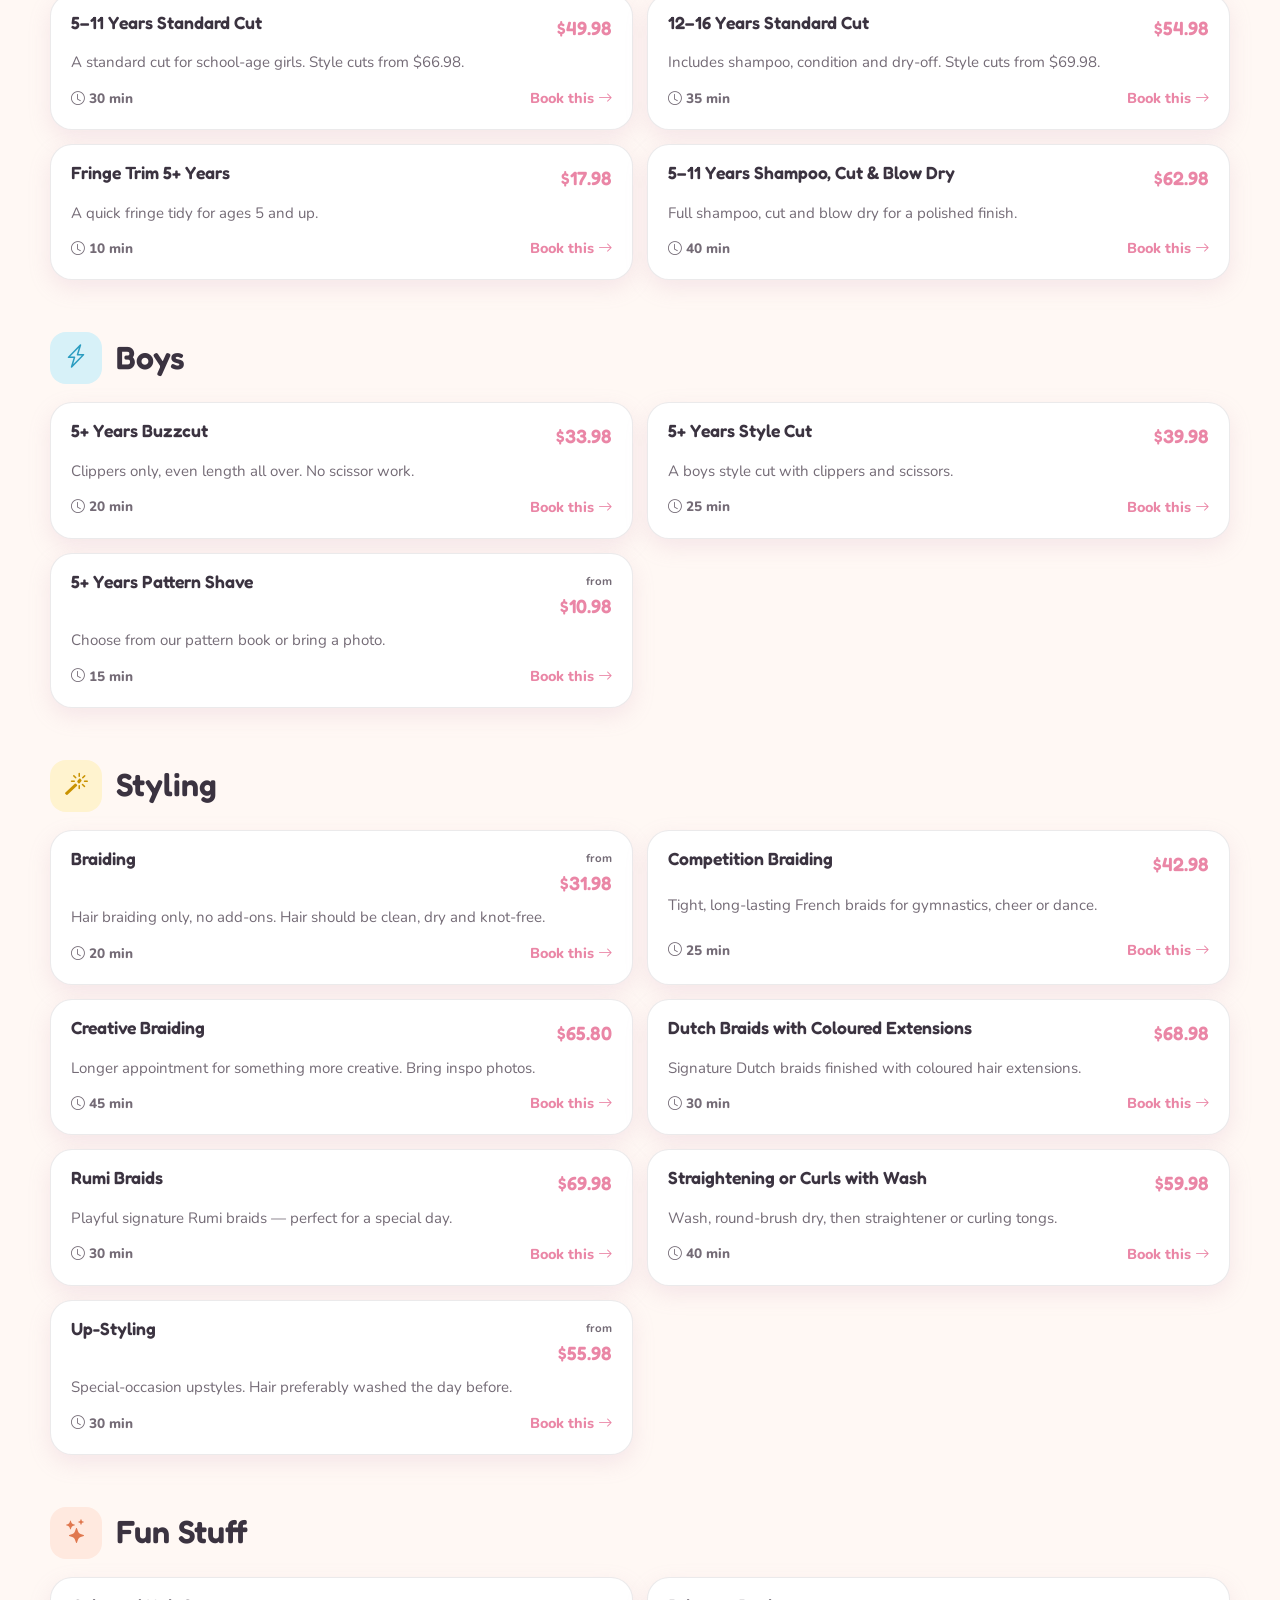
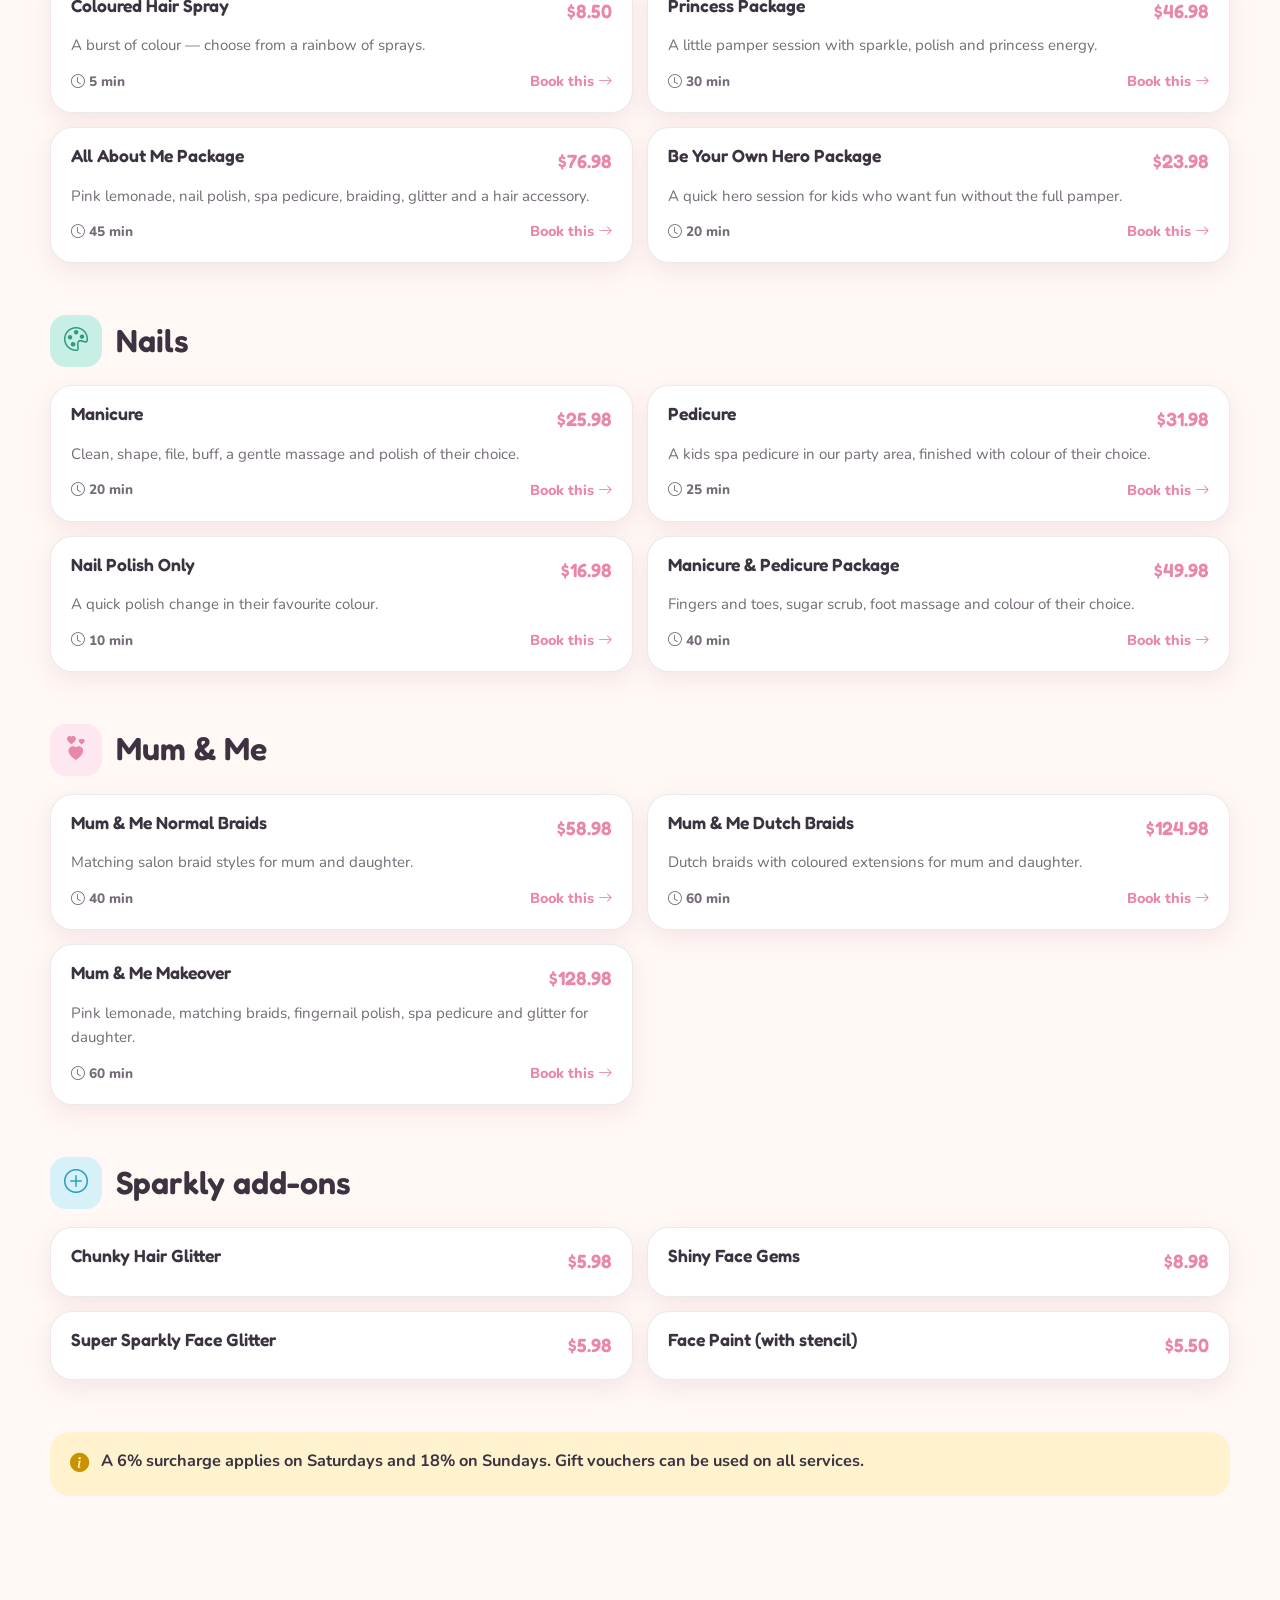
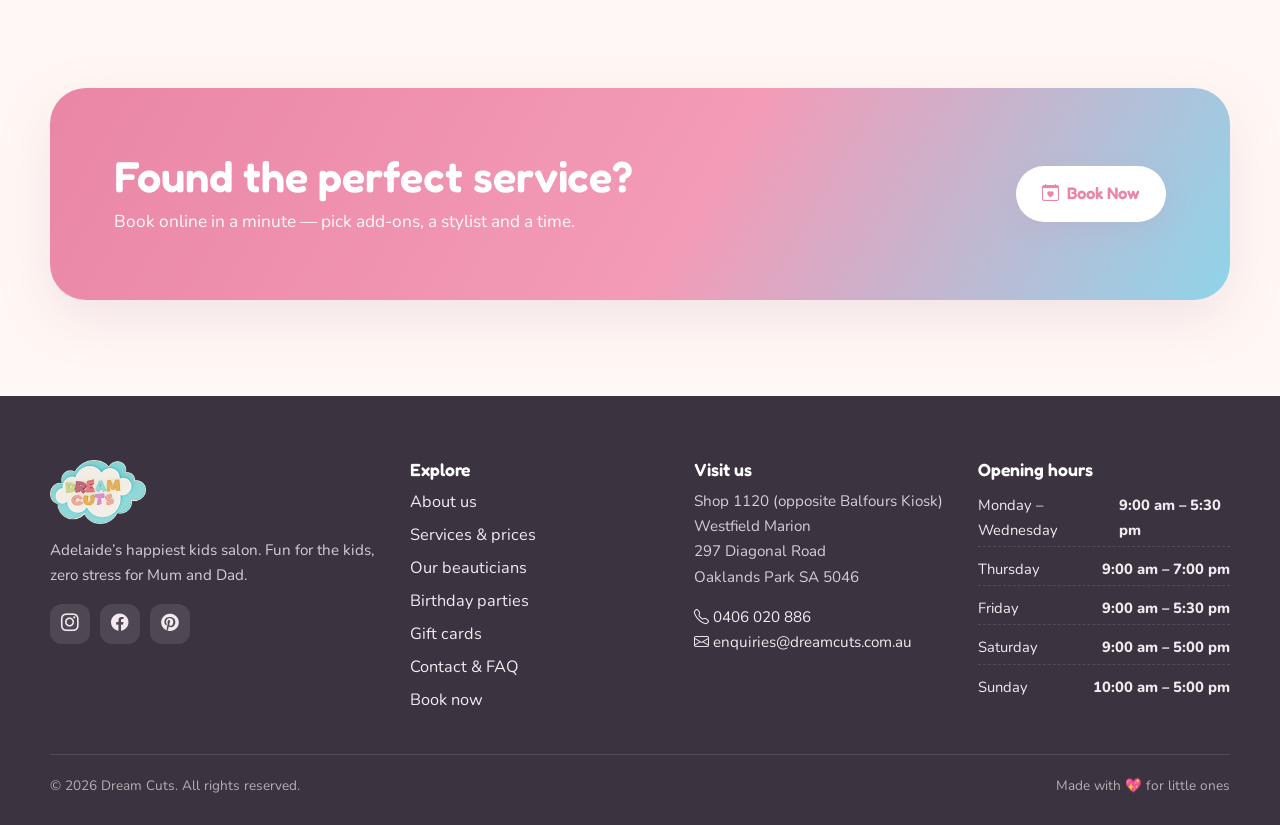
<file: services.html>
<!DOCTYPE html>
<html lang="en-AU">
<head>
  <meta charset="utf-8">
  <meta name="viewport" content="width=device-width, initial-scale=1, viewport-fit=cover">
  <meta name="theme-color" content="#e8c6d5">
  <title>Services & Prices | Dream Cuts Kids Salon</title>
  <meta name="description" content="Kids haircuts, braids, styling, nails, pamper packages and Mum & Me treats at Dream Cuts, Westfield Marion.">
  <link rel="icon" href="assets/img/logo-cloud.png">
  <link rel="preconnect" href="https://fonts.googleapis.com">
  <link rel="preconnect" href="https://fonts.gstatic.com" crossorigin>
  <link href="https://fonts.googleapis.com/css2?family=Fredoka:wght@400;500;600;700&family=Nunito:wght@400;600;700;800&display=swap" rel="stylesheet">
  <link href="https://cdn.jsdelivr.net/npm/bootstrap-icons@1.11.3/font/bootstrap-icons.min.css" rel="stylesheet">
  <link rel="stylesheet" href="css/site.css?v=5">
</head>
<body data-page="services">
  <a class="skip-link" href="#main">Skip to content</a>
  <header class="site-header">
    <nav class="wrap nav-bar" aria-label="Main">
      <a class="brand" href="index.html"><img src="assets/img/logo-cloud.png" alt="Dream Cuts kids salon"></a>
      <button class="nav-toggle" type="button" aria-label="Open menu" aria-expanded="false"><i class="bi bi-list"></i></button>
      <ul class="nav-links">
          <li><a href="index.html" data-page="home">Home</a></li>
          <li><a href="about.html" data-page="about">About Us</a></li>
          <li><a href="services.html" data-page="services">Services</a></li>
          <li><a href="beauticians.html" data-page="team">Beauticians</a></li>
          <li><a href="parties.html" data-page="parties">Parties</a></li>
          <li><a href="gift-cards.html" data-page="gifts">Gift Cards</a></li>
          <li><a href="contact.html" data-page="contact">Contact</a></li>
          <li class="nav-book"><a class="btn-book" href="booking.html"><i class="bi bi-calendar-heart"></i> Book Now</a></li>
      </ul>
    </nav>
  </header>

  <main id="main">
    <section class="page-hero">
      <div class="wrap">
        <span class="eyebrow">Services & prices</span>
        <h1>Cuts, braids &amp; sparkle</h1>
        <p>Everything we offer, all in one place. Tap any service to book it in a new tab.</p>
      </div>
      <svg class="cloud-edge" viewBox="0 0 1440 80" preserveAspectRatio="none" aria-hidden="true"><path fill="currentColor" d="M0,48 C180,80 360,8 540,32 C720,56 900,8 1080,36 C1260,64 1380,24 1440,16 L1440,80 L0,80 Z"></path></svg>
    </section>
    <section class="section">
      <div class="wrap">
        <nav class="cat-nav" id="serviceCats" aria-label="Service categories"></nav>
        <div id="serviceMenu"></div>

        <section class="svc-group" id="cat-addons">
          <div class="svc-group-head">
            <span class="ic c-sky"><i class="bi bi-plus-circle"></i></span>
            <h2>Sparkly add-ons</h2>
          </div>
          <div class="svc-list" id="addonList"></div>
        </section>

        <div class="note-box"><i class="bi bi-info-circle-fill"></i><span>A 6% surcharge applies on Saturdays and 18% on Sundays. Gift vouchers can be used on all services.</span></div>
      </div>
    </section>

    <section class="section">
      <div class="wrap">
        <div class="cta-band reveal">
          <div>
            <h2>Found the perfect service?</h2>
            <p>Book online in a minute — pick add-ons, a stylist and a time.</p>
          </div>
          <a class="btn btn-light" href="booking.html"><i class="bi bi-calendar-heart"></i> Book Now</a>
        </div>
      </div>
    </section>
  </main>

  <footer class="site-footer">
    <div class="wrap footer-grid">
      <div>
        <img class="logo" src="assets/img/logo-cloud.png" alt="Dream Cuts">
        <p>Adelaide’s happiest kids salon. Fun for the kids, zero stress for Mum and Dad.</p>
        <div class="socials">
          <a href="https://www.instagram.com/dreamcutsau/" target="_blank" rel="noopener" aria-label="Instagram"><i class="bi bi-instagram"></i></a>
          <a href="https://www.facebook.com/dreamcutsau" target="_blank" rel="noopener" aria-label="Facebook"><i class="bi bi-facebook"></i></a>
          <a href="https://www.pinterest.com/dreamcutsau/" target="_blank" rel="noopener" aria-label="Pinterest"><i class="bi bi-pinterest"></i></a>
        </div>
      </div>
      <div>
        <h3>Explore</h3>
        <ul>
          <li><a href="about.html">About us</a></li>
          <li><a href="services.html">Services &amp; prices</a></li>
          <li><a href="beauticians.html">Our beauticians</a></li>
          <li><a href="parties.html">Birthday parties</a></li>
          <li><a href="gift-cards.html">Gift cards</a></li>
          <li><a href="contact.html">Contact &amp; FAQ</a></li>
          <li><a href="booking.html">Book now</a></li>
        </ul>
      </div>
      <div>
        <h3>Visit us</h3>
        <p>Shop 1120 (opposite Balfours Kiosk)<br>Westfield Marion<br>297 Diagonal Road<br>Oaklands Park SA 5046</p>
        <p><a href="tel:0406020886"><i class="bi bi-telephone"></i> 0406 020 886</a><br>
        <a href="mailto:enquiries@dreamcuts.com.au"><i class="bi bi-envelope"></i> enquiries@dreamcuts.com.au</a></p>
      </div>
      <div>
        <h3>Opening hours</h3>
        <ul class="hours" data-hours></ul>
      </div>
    </div>
    <div class="wrap footer-bottom">
      <span>© <span data-year></span> Dream Cuts. All rights reserved.</span>
      <span>Made with 💖 for little ones</span>
    </div>
  </footer>

  <script src="js/data.js?v=17"></script>
  <script src="js/site.js?v=4"></script>
</body>
</html>
</file>
<file: css/site.css>
/* Dream Cuts — marketing site styles (home, about, services, team, parties, contact).
   The booking form keeps its own styles.css; tokens below match it. */
:root {
  --pink: #f3a7bf;
  --pink-hot: #ea86a6;
  --pink-soft: #fde7f0;
  --lilac: #e7c4d4;
  --lilac-deep: #c994b0;
  --header: #e8c6d5;
  --sky: #8fd4ea;
  --baby: #d7f1f8;
  --mint: #c8efe6;
  --peach: #ffd5c4;
  --butter: #ffe7a8;
  --cream: #fff8f4;
  --ink: #3b3340;
  --muted: #746b76;
  --line: rgba(59, 51, 64, 0.1);
  --white: #fff;
  --shadow: 0 18px 50px rgba(201, 148, 176, 0.22);
  --shadow-sm: 0 8px 22px rgba(201, 148, 176, 0.18);
  --radius: 28px;
  --font-display: "Fredoka", system-ui, sans-serif;
  --font-body: "Nunito", system-ui, sans-serif;
  --wrap: 1180px;
}

*, *::before, *::after { box-sizing: border-box; }
html { scroll-behavior: smooth; }
body {
  margin: 0;
  font-family: var(--font-body);
  font-size: 1.02rem;
  line-height: 1.65;
  color: var(--ink);
  background: var(--cream);
  -webkit-font-smoothing: antialiased;
}
img { max-width: 100%; height: auto; display: block; }
a { color: inherit; }
h1, h2, h3, h4 { font-family: var(--font-display); font-weight: 600; line-height: 1.15; margin: 0 0 .5em; }
h1 { font-size: clamp(2.3rem, 5.5vw, 4rem); letter-spacing: -0.01em; }
h2 { font-size: clamp(1.8rem, 3.6vw, 2.7rem); }
h3 { font-size: 1.3rem; }
p { margin: 0 0 1em; }

.wrap { width: min(var(--wrap), 100% - 32px); margin-inline: auto; }
.skip-link { position: absolute; left: 16px; top: -48px; z-index: 1000; background: var(--ink); color: #fff; padding: 8px 14px; border-radius: 10px; }
.skip-link:focus { top: 12px; }

/* ---------- Header ---------- */
.site-header {
  position: sticky; top: 0; z-index: 50;
  box-shadow: 0 6px 20px rgba(201, 148, 176, 0.18);
}
/* Blur lives on a pseudo-element so the fixed mobile panel isn't trapped inside the header */
.site-header::before {
  content: ""; position: absolute; inset: 0; z-index: -1;
  background: rgba(232, 198, 213, 0.92);
  -webkit-backdrop-filter: saturate(140%) blur(10px);
  backdrop-filter: saturate(140%) blur(10px);
}
.nav-bar { display: flex; align-items: center; justify-content: space-between; gap: 16px; min-height: 76px; }
.brand { display: flex; align-items: center; text-decoration: none; }
.brand img { width: 88px; filter: drop-shadow(0 6px 10px rgba(59, 51, 64, .12)); }
.nav-links { display: flex; align-items: center; gap: 4px; list-style: none; margin: 0; padding: 0; }
.nav-links a {
  display: block; padding: 8px 14px; border-radius: 999px;
  font-weight: 800; font-size: .95rem; text-decoration: none; color: var(--ink);
  transition: background .2s;
}
.nav-links a:hover { background: rgba(255, 255, 255, .55); }
.nav-links a[aria-current="page"] { background: #fff; color: var(--pink-hot); }
.nav-links .nav-book { margin-left: 8px; }
.btn-book, .nav-links a.btn-book {
  display: inline-flex; align-items: center; gap: 8px;
  background: var(--pink-hot); color: #fff;
  padding: 10px 20px; border-radius: 999px;
  font-family: var(--font-display); font-weight: 600; font-size: 1rem; letter-spacing: .01em;
  text-decoration: none; border: 0; cursor: pointer;
  box-shadow: 0 8px 18px rgba(234, 134, 166, .4);
  transition: transform .2s, box-shadow .2s, background .2s;
}
.btn-book:hover, .nav-links a.btn-book:hover { background: #e06f94; transform: translateY(-2px); box-shadow: 0 12px 24px rgba(234, 134, 166, .45); }
.nav-toggle {
  display: none; position: relative; z-index: 1;
  width: 50px; height: 50px; padding: 0; border: 0; border-radius: 16px;
  background: linear-gradient(145deg, #fff 0%, var(--pink-soft) 100%);
  box-shadow: 0 8px 20px rgba(234, 134, 166, .28), inset 0 0 0 1.5px rgba(255, 255, 255, .9);
  cursor: pointer; -webkit-tap-highlight-color: transparent;
  transition: transform .25s cubic-bezier(.34, 1.56, .64, 1), box-shadow .25s, background .25s;
}
.nav-toggle::before {
  /* soft glow ring on hover/focus */
  content: ""; position: absolute; inset: -4px; border-radius: 20px;
  background: linear-gradient(135deg, var(--pink-hot), var(--sky));
  opacity: 0; z-index: -1; filter: blur(8px); transition: opacity .3s;
}
.nav-toggle:hover { transform: translateY(-2px); box-shadow: 0 12px 26px rgba(234, 134, 166, .38), inset 0 0 0 1.5px #fff; }
.nav-toggle:hover::before, .nav-toggle:focus-visible::before { opacity: .45; }
.nav-toggle:active { transform: scale(.92); }
.nav-toggle:focus-visible { outline: 2px solid var(--pink-hot); outline-offset: 3px; }

.nav-toggle .burger {
  position: relative; display: block; width: 22px; height: 16px; margin: auto;
}
.nav-toggle .burger span {
  position: absolute; right: 0; height: 2.5px; border-radius: 3px;
  background: linear-gradient(90deg, var(--pink-hot), #c56a9a);
  transition: width .3s cubic-bezier(.65, 0, .35, 1), transform .35s cubic-bezier(.65, 0, .35, 1), opacity .2s, top .35s cubic-bezier(.65, 0, .35, 1);
}
.nav-toggle .burger span:nth-child(1) { top: 0; width: 100%; }
.nav-toggle .burger span:nth-child(2) { top: 6.75px; width: 65%; }
.nav-toggle .burger span:nth-child(3) { top: 13.5px; width: 40%; }
.nav-toggle:hover .burger span { width: 100%; }

/* Open: morph into an X */
.nav-toggle[aria-expanded="true"] .burger span:nth-child(1) { top: 6.75px; width: 100%; transform: rotate(45deg); }
.nav-toggle[aria-expanded="true"] .burger span:nth-child(2) { opacity: 0; transform: translateX(8px); }
.nav-toggle[aria-expanded="true"] .burger span:nth-child(3) { top: 6.75px; width: 100%; transform: rotate(-45deg); }

/* Tighter links on narrower desktops so everything fits on one row */
@media (min-width: 961px) and (max-width: 1180px) {
  .nav-links a { padding: 8px 10px; font-size: .9rem; }
  .nav-links .nav-book { margin-left: 4px; }
  .nav-links a.btn-book { padding: 10px 16px; }
  .brand img { width: 76px; }
}

/* Mobile slide-in panel pieces (hidden on desktop) */
.nav-panel-head, .nav-backdrop, .nav-account { display: none; }

@media (max-width: 960px) {
  .nav-toggle { display: grid; place-items: center; }
  .nav-links {
    position: fixed; top: 0; right: 0; bottom: 0; z-index: 60;
    width: min(320px, 86vw);
    flex-direction: column; align-items: stretch; gap: 4px;
    background: #fff; padding: 16px 16px calc(24px + env(safe-area-inset-bottom));
    border-radius: 28px 0 0 28px;
    box-shadow: -18px 0 50px rgba(201, 148, 176, 0.28);
    overflow-y: auto; overscroll-behavior: contain;
    transform: translateX(105%);
    visibility: hidden;
    transition: transform .38s cubic-bezier(.22, .8, .24, 1), visibility 0s linear .38s;
  }
  .nav-links.is-open {
    transform: translateX(0);
    visibility: visible;
    transition: transform .38s cubic-bezier(.22, .8, .24, 1), visibility 0s;
  }
  .nav-panel-head {
    display: flex; align-items: center; justify-content: space-between;
    padding: 4px 4px 12px; margin-bottom: 8px; border-bottom: 1px solid var(--line);
    font-family: var(--font-display); font-weight: 600; font-size: 1.2rem;
  }
  .nav-close {
    border: 0; background: var(--pink-soft); width: 42px; height: 42px; border-radius: 12px;
    display: grid; place-items: center; font-size: 1.1rem; color: var(--ink); cursor: pointer;
  }
  /* Profile card at the top of the panel */
  .nav-account { display: block; margin-bottom: 8px; }
  .nav-links .nav-account .nav-login,
  .nav-links .nav-account .nav-login.is-in {
    width: 100%; max-width: none; height: auto; margin: 0; order: 0;
    display: flex; align-items: center; justify-content: flex-start; gap: 12px;
    padding: 12px 14px; border-radius: 18px;
    background: var(--pink-soft); box-shadow: none;
    font: 800 1rem var(--font-body); color: var(--ink); text-align: left;
  }
  .nav-links .nav-account .nav-login.is-in { background: var(--mint); }
  .nav-links .nav-account .nav-login i {
    flex: none; width: 40px; height: 40px; border-radius: 50%;
    display: grid; place-items: center; background: #fff; font-size: 1.3rem;
  }
  .nav-links .nav-account .nav-login span {
    position: static; width: auto; height: auto; clip: auto;
    flex: 1; overflow: hidden; text-overflow: ellipsis; white-space: nowrap;
  }
  .nav-links .nav-account .nav-login::after {
    content: "\F285"; font-family: "bootstrap-icons"; font-size: .9rem; color: var(--muted);
  }

  .nav-links a { padding: 12px 16px; border-radius: 14px; }
  .nav-links a:hover { background: var(--pink-soft); }
  .nav-links a[aria-current="page"] { background: var(--pink-soft); }
  .nav-links .nav-book { margin: auto 0 0; padding-top: 16px; }
  .nav-links a.btn-book { justify-content: center; display: flex; }

  /* Stagger the links in as the panel opens */
  .nav-links > li { opacity: 0; transform: translateX(24px); transition: opacity .3s, transform .3s; }
  .nav-links.is-open > li { opacity: 1; transform: none; }
  .nav-links.is-open > li:nth-child(2) { transition-delay: .06s; }
  .nav-links.is-open > li:nth-child(3) { transition-delay: .09s; }
  .nav-links.is-open > li:nth-child(4) { transition-delay: .12s; }
  .nav-links.is-open > li:nth-child(5) { transition-delay: .15s; }
  .nav-links.is-open > li:nth-child(6) { transition-delay: .18s; }
  .nav-links.is-open > li:nth-child(7) { transition-delay: .21s; }
  .nav-links.is-open > li:nth-child(8) { transition-delay: .24s; }
  .nav-links.is-open > li:nth-child(9) { transition-delay: .27s; }
  .nav-links.is-open > li:nth-child(10) { transition-delay: .3s; }

  .nav-backdrop {
    display: block; position: fixed; inset: 0; z-index: 55;
    background: rgba(59, 51, 64, .35);
    -webkit-backdrop-filter: blur(2px); backdrop-filter: blur(2px);
    opacity: 0; pointer-events: none; transition: opacity .35s;
  }
  .nav-backdrop.is-open { opacity: 1; pointer-events: auto; }
  body.nav-locked { overflow: hidden; }
  body.nav-locked .site-header { z-index: 1000; }
  .nav-backdrop { z-index: 999; }
}

@media (prefers-reduced-motion: reduce) {
  .nav-links, .nav-links > li, .nav-backdrop, .nav-toggle, .nav-toggle .burger span { transition: none !important; }
}

/* ---------- Buttons ---------- */
.btn {
  display: inline-flex; align-items: center; justify-content: center; gap: 8px;
  padding: 14px 26px; border-radius: 999px; border: 0; cursor: pointer;
  font-family: var(--font-display); font-weight: 600; font-size: 1.05rem; text-decoration: none;
  transition: transform .2s, box-shadow .2s, background .2s;
}
.btn:hover { transform: translateY(-2px); }
.btn-primary { background: var(--pink-hot); color: #fff; box-shadow: 0 10px 22px rgba(234, 134, 166, .4); }
.btn-primary:hover { background: #e06f94; }
.btn-light { background: #fff; color: var(--ink); box-shadow: var(--shadow-sm); }
.btn-sky { background: var(--sky); color: var(--ink); box-shadow: 0 10px 22px rgba(143, 212, 234, .45); }
.btn-row { display: flex; flex-wrap: wrap; gap: 12px; }

/* ---------- Hero (home) ---------- */
.hero {
  position: relative; overflow: hidden;
  background:
    radial-gradient(600px 300px at 10% 10%, #fff 0%, transparent 60%),
    linear-gradient(160deg, var(--pink-soft) 0%, var(--baby) 100%);
  padding: clamp(48px, 8vw, 96px) 0 clamp(90px, 10vw, 130px);
}
.hero-grid { display: grid; grid-template-columns: 1.05fr .95fr; gap: clamp(28px, 5vw, 64px); align-items: center; position: relative; z-index: 1; }
.eyebrow {
  display: inline-flex; align-items: center; gap: 8px;
  background: #fff; color: var(--pink-hot);
  padding: 6px 16px; border-radius: 999px; font-weight: 800; font-size: .85rem;
  box-shadow: var(--shadow-sm); margin-bottom: 18px;
}
.hero h1 span { color: var(--pink-hot); }
.hero .lead { font-size: 1.15rem; color: var(--muted); max-width: 520px; margin-bottom: 28px; }
.hero-photo { position: relative; }
.hero-photo img {
  width: 100%; aspect-ratio: 5 / 4; object-fit: cover;
  border-radius: 48% 52% 42% 58% / 52% 44% 56% 48%;
  border: 8px solid #fff; box-shadow: var(--shadow);
}
.float-badge {
  position: absolute; display: flex; align-items: center; gap: 10px;
  background: #fff; padding: 10px 16px; border-radius: 18px; box-shadow: var(--shadow);
  font-weight: 800; font-size: .9rem; animation: bob 4s ease-in-out infinite;
}
.float-badge i { font-size: 1.4rem; }
.float-badge.b1 { left: -14px; bottom: 14%; }
.float-badge.b1 i { color: var(--pink-hot); }
.float-badge.b2 { right: -6px; top: 8%; animation-delay: -2s; }
.float-badge.b2 i { color: #f5b700; }
@keyframes bob { 50% { transform: translateY(-8px); } }

.bubble { position: absolute; border-radius: 50%; opacity: .55; z-index: 0; }
.bubble.s1 { width: 120px; height: 120px; background: var(--butter); top: 10%; left: 46%; }
.bubble.s2 { width: 60px; height: 60px; background: var(--mint); bottom: 22%; left: 4%; }
.bubble.s3 { width: 200px; height: 200px; background: var(--pink); right: -60px; bottom: -40px; opacity: .3; }

.cloud-edge { position: absolute; left: 0; right: 0; bottom: -1px; width: 100%; height: 70px; color: var(--cream); }

@media (max-width: 860px) {
  .hero-grid { grid-template-columns: 1fr; }
  .hero-photo { max-width: 520px; margin-inline: auto; }
  .float-badge.b1 { left: 0; }
  .float-badge.b2 { right: 0; }
}
@media (prefers-reduced-motion: reduce) { .float-badge { animation: none; } html { scroll-behavior: auto; } }

/* ---------- Inner page hero ---------- */
.page-hero {
  position: relative; overflow: hidden; text-align: center;
  background: linear-gradient(160deg, var(--pink-soft) 0%, var(--baby) 100%);
  padding: clamp(48px, 7vw, 80px) 0 clamp(80px, 9vw, 110px);
}
.page-hero p { color: var(--muted); font-size: 1.1rem; max-width: 640px; margin-inline: auto; }
.page-hero h1 { font-size: clamp(2.2rem, 5vw, 3.4rem); }

/* ---------- Sections ---------- */
.section { padding: clamp(56px, 8vw, 96px) 0; }
.section.tint { background: #fff; }
.section-head { text-align: center; max-width: 680px; margin: 0 auto clamp(32px, 5vw, 52px); }
.section-head p { color: var(--muted); font-size: 1.08rem; }
.kicker { display: block; font-family: var(--font-display); color: var(--pink-hot); font-weight: 600; letter-spacing: .08em; text-transform: uppercase; font-size: .85rem; margin-bottom: 8px; }

/* Trust strip */
.trust { display: grid; grid-template-columns: repeat(4, 1fr); gap: 16px; margin-top: -56px; position: relative; z-index: 2; }
.trust-item {
  background: #fff; border-radius: 22px; padding: 18px; box-shadow: var(--shadow);
  display: flex; align-items: center; gap: 12px; font-weight: 800;
}
.trust-item .ic { flex: none; width: 46px; height: 46px; border-radius: 14px; display: grid; place-items: center; font-size: 1.3rem; }
@media (max-width: 860px) { .trust { grid-template-columns: repeat(2, 1fr); } }
@media (max-width: 420px) { .trust { grid-template-columns: 1fr; } }

/* Colour helpers for icon tiles */
.c-pink { background: var(--pink-soft); color: var(--pink-hot); }
.c-sky { background: var(--baby); color: #2a9cc0; }
.c-mint { background: var(--mint); color: #2e9a80; }
.c-butter { background: #fff3cf; color: #c99200; }
.c-peach { background: #ffe9df; color: #e0784f; }
.c-lilac { background: #f4e6ee; color: var(--lilac-deep); }

/* Cards grid */
.grid { display: grid; gap: 22px; }
.grid-3 { grid-template-columns: repeat(3, 1fr); }
.grid-4 { grid-template-columns: repeat(4, 1fr); }
.grid-2 { grid-template-columns: repeat(2, 1fr); }
@media (max-width: 960px) { .grid-3, .grid-4 { grid-template-columns: repeat(2, 1fr); } }
@media (max-width: 600px) { .grid-3, .grid-4, .grid-2 { grid-template-columns: 1fr; } }

.card {
  background: #fff; border-radius: var(--radius); overflow: hidden;
  box-shadow: var(--shadow-sm); border: 1px solid var(--line);
  display: flex; flex-direction: column;
  transition: transform .25s, box-shadow .25s;
}
.card:hover { transform: translateY(-4px); box-shadow: var(--shadow); }
.card-img { aspect-ratio: 4 / 3; object-fit: cover; width: 100%; }
.card-body { padding: 22px; display: flex; flex-direction: column; flex: 1; }
.card-body p { color: var(--muted); }
.card-body .more { margin-top: auto; font-weight: 800; color: var(--pink-hot); text-decoration: none; }
.card-body .more:hover { text-decoration: underline; }

.feature { padding: 28px; }
.feature .ic { width: 58px; height: 58px; border-radius: 18px; display: grid; place-items: center; font-size: 1.6rem; margin-bottom: 16px; }

/* Split section (image + text) */
.split { display: grid; grid-template-columns: 1fr 1fr; gap: clamp(28px, 5vw, 64px); align-items: center; }
.split.reverse > :first-child { order: 2; }
.split-img img { border-radius: 36px; box-shadow: var(--shadow); width: 100%; aspect-ratio: 5 / 4; object-fit: cover; border: 6px solid #fff; }
@media (max-width: 860px) { .split { grid-template-columns: 1fr; } .split.reverse > :first-child { order: 0; } }

.ticks { list-style: none; padding: 0; margin: 0 0 24px; display: grid; gap: 10px; }
.ticks li { display: flex; gap: 10px; align-items: flex-start; }
.ticks li i { color: var(--pink-hot); font-size: 1.15rem; line-height: 1.5; }

/* Stats */
.stats { display: grid; grid-template-columns: repeat(3, 1fr); gap: 16px; margin-top: 8px; }
.stat { background: var(--pink-soft); border-radius: 20px; padding: 16px; text-align: center; }
.stat strong { display: block; font-family: var(--font-display); font-size: 1.8rem; color: var(--pink-hot); line-height: 1.1; }
.stat span { font-size: .88rem; color: var(--muted); font-weight: 700; }

/* Gallery */
.gallery { display: grid; grid-template-columns: repeat(4, 1fr); gap: 14px; }
.gallery img { width: 100%; aspect-ratio: 3 / 4; object-fit: cover; border-radius: 22px; box-shadow: var(--shadow-sm); }
@media (max-width: 760px) { .gallery { grid-template-columns: repeat(2, 1fr); } }

/* Testimonials */
.quote { padding: 28px; }
.quote .stars { color: #f5b700; margin-bottom: 10px; letter-spacing: 2px; }
.quote p { color: var(--ink); font-size: 1.02rem; }
.quote cite { font-style: normal; font-weight: 800; color: var(--muted); font-size: .92rem; }

/* CTA band */
.cta-band {
  position: relative; overflow: hidden;
  background: linear-gradient(120deg, var(--pink-hot), #f39bb7 55%, var(--sky));
  color: #fff; border-radius: 36px; padding: clamp(36px, 6vw, 64px);
  display: flex; align-items: center; justify-content: space-between; gap: 24px; flex-wrap: wrap;
  box-shadow: var(--shadow);
}
.cta-band h2 { color: #fff; margin-bottom: 6px; }
.cta-band p { margin: 0; opacity: .95; font-size: 1.08rem; }
.cta-band .btn-light { color: var(--pink-hot); }

/* ---------- Services page ---------- */
.cat-nav { display: flex; flex-wrap: wrap; justify-content: center; gap: 10px; margin-bottom: 40px; }
.cat-nav a {
  padding: 10px 18px; border-radius: 999px; background: #fff; text-decoration: none;
  font-weight: 800; box-shadow: var(--shadow-sm); border: 1px solid var(--line);
}
.cat-nav a:hover { background: var(--pink-soft); color: var(--pink-hot); }
.svc-group { margin-bottom: 52px; scroll-margin-top: 100px; }
.svc-group-head { display: flex; align-items: center; gap: 14px; margin-bottom: 18px; }
.svc-group-head .ic { width: 52px; height: 52px; border-radius: 16px; display: grid; place-items: center; font-size: 1.5rem; flex: none; }
.svc-group-head h2 { margin: 0; font-size: clamp(1.5rem, 3vw, 2rem); }
.svc-list { display: grid; grid-template-columns: repeat(2, 1fr); gap: 14px; }
@media (max-width: 760px) { .svc-list { grid-template-columns: 1fr; } }
.svc {
  background: #fff; border-radius: 22px; padding: 18px 20px; border: 1px solid var(--line);
  box-shadow: var(--shadow-sm); display: grid; grid-template-columns: 1fr auto; gap: 4px 16px;
}
.svc h3 { font-size: 1.1rem; margin: 0; }
.svc .price { font-family: var(--font-display); font-weight: 600; color: var(--pink-hot); font-size: 1.2rem; white-space: nowrap; text-align: right; }
.svc .price small { display: block; font-family: var(--font-body); font-size: .72rem; color: var(--muted); font-weight: 700; }
.svc p { grid-column: 1 / -1; color: var(--muted); font-size: .94rem; margin: 2px 0 0; }
.svc .meta { grid-column: 1 / -1; display: flex; align-items: center; justify-content: space-between; gap: 8px; margin-top: 8px; }
.svc .time { font-size: .85rem; font-weight: 800; color: var(--muted); }
.svc .book-link { font-weight: 800; font-size: .9rem; color: var(--pink-hot); text-decoration: none; }
.svc .book-link:hover { text-decoration: underline; }
.note-box { background: #fff3cf; border-radius: 20px; padding: 16px 20px; font-weight: 700; display: flex; gap: 12px; align-items: flex-start; }
.note-box i { color: #c99200; font-size: 1.2rem; }

/* ---------- Team page ---------- */
.team-card { text-align: center; padding: 28px 22px; }
.avatar {
  width: 150px; height: 150px; margin: 0 auto 18px; border-radius: 50%; object-fit: cover;
  border: 6px solid #fff; box-shadow: 0 0 0 4px var(--pink), var(--shadow-sm);
}
.team-card .role { color: var(--pink-hot); font-weight: 800; margin-bottom: 10px; }
.team-card p { color: var(--muted); font-size: .95rem; }
.tags { display: flex; flex-wrap: wrap; justify-content: center; gap: 6px; margin-top: auto; padding-top: 6px; }
.tag { background: var(--baby); color: #237f9c; font-size: .78rem; font-weight: 800; padding: 4px 10px; border-radius: 999px; }

/* ---------- Parties page ---------- */
.party { padding: 28px; position: relative; }
.party.featured { border: 3px solid var(--pink-hot); }
.party .ribbon { position: absolute; top: 18px; right: 18px; background: var(--pink-hot); color: #fff; font-size: .75rem; font-weight: 800; padding: 4px 12px; border-radius: 999px; }
.party .price { font-family: var(--font-display); font-size: 2.4rem; color: var(--pink-hot); font-weight: 600; line-height: 1; }
.party .sub { color: var(--muted); font-weight: 700; font-size: .9rem; margin: 6px 0 16px; }
.party ul { list-style: none; padding: 0; margin: 0 0 22px; display: grid; gap: 6px; }
.party li { display: flex; gap: 8px; font-size: .95rem; }
.party li i { color: var(--pink-hot); }
.party .btn { margin-top: auto; }

/* ---------- Contact page ---------- */
.info-card { padding: 28px; }
.info-card h3 { display: flex; align-items: center; gap: 10px; }
.info-card h3 i { color: var(--pink-hot); }
.hours { list-style: none; padding: 0; margin: 0; }
.hours li { display: flex; justify-content: space-between; gap: 12px; padding: 8px 0; border-bottom: 1px dashed var(--line); }
.hours li:last-child { border-bottom: 0; }
.hours span { font-weight: 800; }
.map-frame { width: 100%; height: 100%; min-height: 340px; border: 0; border-radius: var(--radius); box-shadow: var(--shadow-sm); }

.form { display: grid; gap: 14px; }
.form-row { display: grid; grid-template-columns: 1fr 1fr; gap: 14px; }
@media (max-width: 600px) { .form-row { grid-template-columns: 1fr; } }
.form label { display: block; font-weight: 800; font-size: .9rem; margin-bottom: 6px; }
.form input, .form select, .form textarea {
  width: 100%; font: inherit; color: var(--ink);
  padding: 12px 16px; border-radius: 16px; border: 1.5px solid #ead7e1; background: #fffafc;
}
.form input:focus, .form select:focus, .form textarea:focus { outline: none; border-color: var(--pink-hot); box-shadow: 0 0 0 4px rgba(234, 134, 166, .18); }
.form-status { font-weight: 800; color: #2e9a80; margin: 0; }

/* FAQ */
.faq { display: grid; gap: 12px; max-width: 820px; margin-inline: auto; }
.faq details { background: #fff; border-radius: 20px; border: 1px solid var(--line); box-shadow: var(--shadow-sm); }
.faq summary {
  cursor: pointer; list-style: none; padding: 18px 22px; font-weight: 800; font-size: 1.05rem;
  display: flex; justify-content: space-between; gap: 12px; align-items: center;
}
.faq summary::-webkit-details-marker { display: none; }
.faq summary::after { content: "+"; font-family: var(--font-display); font-size: 1.5rem; color: var(--pink-hot); line-height: 1; }
.faq details[open] summary::after { content: "–"; }
.faq details p { padding: 0 22px 18px; margin: 0; color: var(--muted); }

/* ---------- Footer ---------- */
.site-footer { background: var(--ink); color: #f3e9ee; padding: 64px 0 28px; margin-top: 0; }
.footer-grid { display: grid; grid-template-columns: 1.3fr 1fr 1fr 1fr; gap: 32px; }
@media (max-width: 860px) { .footer-grid { grid-template-columns: 1fr 1fr; } }
@media (max-width: 520px) { .footer-grid { grid-template-columns: 1fr; } }
.site-footer h3 { font-size: 1.1rem; color: #fff; }
.site-footer a { text-decoration: none; color: #f3e9ee; }
.site-footer a:hover { color: var(--pink); }
.site-footer ul { list-style: none; padding: 0; margin: 0; display: grid; gap: 6px; }
.site-footer .hours li { border-color: rgba(255, 255, 255, .12); padding: 4px 0; font-size: .92rem; }
.site-footer .logo { width: 96px; margin-bottom: 14px; }
.site-footer p { color: #d9cdd4; font-size: .95rem; }
.socials { display: flex; gap: 10px; margin-top: 12px; }
.socials a { width: 40px; height: 40px; border-radius: 12px; display: grid; place-items: center; background: rgba(255, 255, 255, .1); font-size: 1.1rem; }
.socials a:hover { background: var(--pink-hot); color: #fff; }
.footer-bottom { border-top: 1px solid rgba(255, 255, 255, .12); margin-top: 40px; padding-top: 20px; font-size: .85rem; color: #b9adb4; display: flex; justify-content: space-between; gap: 12px; flex-wrap: wrap; }

/* Reveal on scroll */
.reveal { opacity: 0; transform: translateY(18px); transition: opacity .6s ease, transform .6s ease; }
.reveal.is-in { opacity: 1; transform: none; }
@media (prefers-reduced-motion: reduce) { .reveal { opacity: 1; transform: none; transition: none; } }
</file>
<file: css/styles.css>
:root {
  --lilac: #e7c4d4;
  --lilac-deep: #c994b0;
  --header: #e8c6d5;
  --pink: #f3a7bf;
  --pink-hot: #ea86a6;
  --sky: #8fd4ea;
  --baby: #d7f1f8;
  --mint: #c8efe6;
  --peach: #ffd5c4;
  --butter: #ffe7a8;
  --cream: #fff8f4;
  --ink: #3b3340;
  --muted: #746b76;
  --line: rgba(59, 51, 64, 0.1);
  --white: #ffffff;
  --shadow: 0 18px 50px rgba(201, 148, 176, 0.22);
  --radius: 24px;
  --font-display: "Fredoka", system-ui, sans-serif;
  --font-body: "Nunito", system-ui, sans-serif;
  --header-h: 78px;
  --hero-h: clamp(118px, 16vh, 168px);
}

*,
*::before,
*::after {
  box-sizing: border-box;
}

html {
  scroll-behavior: smooth;
}

body {
  margin: 0;
  overflow-anchor: none;
  font-family: var(--font-body);
  color: var(--ink);
  background:
    radial-gradient(900px 420px at -10% -10%, #fde7f0 0%, transparent 55%),
    radial-gradient(700px 380px at 110% 8%, #d9f3fb 0%, transparent 50%),
    radial-gradient(600px 300px at 80% 100%, #ffe9d8 0%, transparent 45%),
    var(--cream);
  min-height: 100vh;
}

img {
  max-width: 100%;
  height: auto;
}

a {
  color: inherit;
}

.skip-link {
  position: absolute;
  left: 16px;
  top: -40px;
  z-index: 1000;
  background: var(--ink);
  color: #fff;
  padding: 8px 14px;
  border-radius: 10px;
}

.skip-link:focus {
  top: 12px;
}

.site-header {
  background: var(--header);
  position: sticky;
  top: 0;
  z-index: 50;
  box-shadow: 0 8px 24px rgba(201, 148, 176, 0.18);
}

.header-inner {
  display: flex;
  align-items: center;
  justify-content: space-between;
  gap: 16px;
  min-height: var(--header-h);
}

.brand {
  display: flex;
  align-items: center;
  gap: 10px;
  text-decoration: none;
}

.brand img {
  width: 92px;
  height: auto;
  filter: drop-shadow(0 8px 12px rgba(59, 51, 64, 0.12));
  transform: translateY(8px);
}

.brand-copy {
  display: none;
}

.header-meta {
  display: flex;
  align-items: center;
  gap: 10px;
}

.header-nav {
  display: flex;
  align-items: center;
  flex-wrap: wrap;
  justify-content: flex-end;
  gap: 8px 12px;
}

.header-chip {
  display: inline-flex;
  align-items: center;
  gap: 8px;
  background: rgba(255, 255, 255, 0.55);
  border: 1px solid rgba(255, 255, 255, 0.8);
  border-radius: 999px;
  padding: 8px 14px;
  font-size: 0.82rem;
  font-weight: 700;
  text-decoration: none;
  color: var(--ink);
}

.header-chip i {
  color: var(--pink-hot);
}

.header-link,
.header-login {
  border: 0;
  background: transparent;
  color: var(--ink);
  font: inherit;
  font-weight: 800;
  font-size: 0.88rem;
  text-decoration: none;
  padding: 6px 4px;
}

.header-login {
  background: rgba(255, 255, 255, 0.7);
  border-radius: 999px;
  padding: 8px 16px;
}

.guest-profile {
  margin-bottom: 10px;
  padding: 8px 10px 10px;
  border: 1.5px solid #ead7e1;
  border-radius: 14px;
  background: #fffafc;
}

.guest-profile[hidden] {
  display: none !important;
}

.guest-profile.is-attention {
  box-shadow: 0 0 0 3px rgba(234, 134, 166, 0.28);
}

.guest-profile-head {
  display: flex;
  flex-wrap: wrap;
  align-items: baseline;
  justify-content: space-between;
  gap: 4px 8px;
  margin-bottom: 6px;
}

.guest-profile .section-label {
  margin: 0;
  font-size: 0.78rem;
}

.guest-profile .form-grid {
  grid-template-columns: 1fr 1fr;
  gap: 6px 8px;
}

.guest-profile .field label {
  font-size: 0.7rem;
  margin-bottom: 3px;
}

.guest-profile .field input,
.guest-profile .field select {
  padding: 6px 8px;
  border-radius: 10px;
  font-size: 0.82rem;
  min-height: 34px;
}

.guest-profile .field .error {
  font-size: 0.68rem;
  margin-top: 2px;
}

.dob-field {
  position: relative;
  z-index: 3;
}

.dob-wrap {
  position: relative;
}

.dob-wrap input {
  padding-right: 36px;
}

.dob-trigger {
  position: absolute;
  top: 50%;
  right: 4px;
  transform: translateY(-50%);
  width: 28px;
  height: 28px;
  border: 0;
  border-radius: 8px;
  background: #fff;
  color: var(--pink-hot);
  display: grid;
  place-items: center;
  padding: 0;
  font-size: 0.95rem;
}

.dob-picker {
  position: absolute;
  top: calc(100% + 4px);
  right: 0;
  width: min(292px, calc(200% + 8px));
  z-index: 20;
  background: #fff;
  border: 1.5px solid #ead7e1;
  border-radius: 14px;
  padding: 8px;
  box-shadow: 0 12px 28px rgba(59, 51, 64, 0.14);
}

.dob-picker[hidden] {
  display: none !important;
}

.dob-cal-head {
  display: flex;
  align-items: center;
  justify-content: space-between;
  gap: 6px;
  margin-bottom: 8px;
}

.dob-cal-head .icon-btn {
  width: 28px;
  height: 28px;
  flex-shrink: 0;
}

.dob-cal-selects {
  display: flex;
  gap: 4px;
  min-width: 0;
  flex: 1;
}

.dob-cal-selects select {
  min-height: 28px;
  padding: 2px 4px;
  border-radius: 8px;
  font-size: 0.72rem;
  font-weight: 700;
}

.dob-picker .cal-grid {
  gap: 3px;
}

.dob-picker .day-btn {
  height: 28px;
  border-radius: 8px;
  font-size: 0.75rem;
}

.profile-notice {
  margin: 0;
  color: #c0392b;
  font-size: 0.72rem;
  font-weight: 800;
}

.login-modal {
  position: fixed;
  inset: 0;
  z-index: 80;
  display: grid;
  place-items: center;
  padding: 20px;
  background: rgba(59, 51, 64, 0.45);
}

.login-modal[hidden] {
  display: none !important;
}

.login-card {
  position: relative;
  width: min(100%, 420px);
  background: linear-gradient(180deg, #fff7fb, #fff);
  border-radius: 24px;
  padding: 24px 22px 20px;
  box-shadow: var(--shadow);
}

.login-card h2 {
  font-family: var(--font-display);
  margin: 8px 0 4px;
}

.login-close {
  position: absolute;
  top: 12px;
  right: 12px;
  width: 32px;
  height: 32px;
  border: 0;
  border-radius: 50%;
  background: #f4eaf0;
  font-size: 1.2rem;
  line-height: 1;
}

.gift-band {
  padding: 8px 0 40px;
}

.gift-card-panel {
  display: flex;
  flex-wrap: wrap;
  align-items: center;
  justify-content: space-between;
  gap: 16px;
  background: #fff;
  border-radius: 24px;
  padding: 22px 24px;
  box-shadow: var(--shadow);
}

.gift-card-panel h2 {
  font-family: var(--font-display);
  margin: 0 0 6px;
}

.gift-card-panel p {
  margin: 0;
  color: var(--muted);
  font-weight: 700;
}

.hero {
  position: relative;
  isolation: isolate;
  height: var(--hero-h);
  min-height: var(--hero-h);
  display: grid;
  align-items: end;
}

.hero-media {
  position: absolute;
  inset: 0;
  z-index: -2;
}

.hero-media img {
  width: 100%;
  height: 100%;
  object-fit: cover;
  object-position: center 40%;
}

.hero::after {
  content: "";
  position: absolute;
  inset: 0;
  z-index: -1;
  background:
    linear-gradient(180deg, rgba(59, 51, 64, 0.08) 0%, rgba(59, 51, 64, 0.55) 78%),
    linear-gradient(90deg, rgba(232, 198, 213, 0.28), transparent 40%);
}

.hero-copy {
  color: #fff;
  padding: 12px 0 44px;
  max-width: 640px;
}

.eyebrow {
  display: inline-flex;
  align-items: center;
  gap: 8px;
  background: rgba(255, 255, 255, 0.18);
  backdrop-filter: blur(8px);
  border: 1px solid rgba(255, 255, 255, 0.28);
  border-radius: 999px;
  padding: 6px 12px;
  font-weight: 800;
  letter-spacing: 0.04em;
  text-transform: uppercase;
  font-size: 0.72rem;
  margin-bottom: 14px;
}

.hero h1 {
  font-family: var(--font-display);
  font-weight: 600;
  font-size: clamp(1.4rem, 3.4vw, 2.05rem);
  line-height: 1.08;
  margin: 0 0 6px;
  text-shadow: 0 8px 24px rgba(59, 51, 64, 0.35);
}

.hero p {
  font-size: 0.98rem;
  opacity: 0.96;
  margin: 0;
  max-width: 52ch;
  text-shadow: 0 6px 18px rgba(59, 51, 64, 0.4);
}

.cloud-wave {
  position: absolute;
  left: 0;
  right: 0;
  bottom: -1px;
  height: 48px;
  color: var(--cream);
}

.booking-wrap {
  position: relative;
  z-index: 4;
  margin-top: -28px;
  height: calc(100dvh - var(--header-h) - var(--hero-h) + 28px);
  min-height: 520px;
  padding-bottom: 12px;
  scroll-margin-top: calc(var(--header-h) + var(--hero-h) - 28px);
}

.booking-frame {
  height: 100%;
}

.booking-card {
  background: var(--white);
  border-radius: 28px;
  box-shadow: var(--shadow);
  padding: 14px 16px 12px;
  border: 1px solid rgba(255, 255, 255, 0.9);
  height: 100%;
  display: flex;
  flex-direction: column;
  overflow: hidden;
}

#bookingMain {
  display: flex;
  flex-direction: column;
  min-height: 0;
  height: 100%;
}

#bookingMain[hidden],
#paymentPanel[hidden],
#successPanel[hidden] {
  display: none !important;
}

.booking-scroll {
  flex: 1;
  min-height: 0;
  overflow-y: auto;
  overscroll-behavior: contain;
  padding: 4px 6px 16px 2px;
}

.booking-chrome {
  flex-shrink: 0;
  margin-bottom: 8px;
}

.stepper {
  display: flex;
  align-items: center;
  justify-content: space-between;
  gap: 0;
  list-style: none;
  margin: 0;
  padding: 0;
}

.step {
  position: relative;
  flex: 1;
  display: flex;
  flex-direction: column;
  align-items: center;
  gap: 4px;
  color: var(--muted);
  font-weight: 800;
  font-size: 0.58rem;
  letter-spacing: 0.02em;
  text-transform: uppercase;
  pointer-events: none;
  user-select: none;
}

.step:not(:last-child)::after {
  content: "";
  position: absolute;
  top: 13px;
  left: calc(50% + 18px);
  right: calc(-50% + 18px);
  height: 2px;
  background: #ead7e1;
  z-index: 0;
}

.step.is-done:not(:last-child)::after {
  background: #9adccb;
}

.step-icon {
  position: relative;
  z-index: 1;
  width: 28px;
  height: 28px;
  border-radius: 50%;
  display: grid;
  place-items: center;
  background: #f6eef3;
  color: var(--lilac-deep);
  font-size: 0.85rem;
  border: 2px solid #ead7e1;
}

.step-check {
  display: none;
}

.step.is-active {
  color: var(--ink);
}

.step.is-active .step-icon {
  background: linear-gradient(180deg, #f7b7cb, #ea86a6);
  color: #fff;
  border-color: #ea86a6;
  box-shadow: 0 6px 14px rgba(234, 134, 166, 0.35);
  transform: scale(1.08);
}

.step.is-done {
  color: #2f7a68;
}

.step.is-done .step-icon {
  background: var(--mint);
  color: #1f7a63;
  border-color: #9adccb;
}

.step.is-done .step-glyph {
  display: none;
}

.step.is-done .step-check {
  display: inline;
}

.step-label {
  display: inline;
  line-height: 1;
  white-space: nowrap;
}

.panel-actions {
  display: flex;
  align-items: center;
  justify-content: space-between;
  gap: 8px;
  margin: 12px 0 4px;
}

.panel-actions .btn-dream {
  margin-left: auto;
  padding: 10px 18px;
}

.panel-actions[hidden] {
  display: none;
}

.panel {
  display: none;
  animation: rise 0.45s ease;
}

.panel.is-visible {
  display: block;
  padding-bottom: 8px;
}

@keyframes rise {
  from {
    opacity: 0;
    transform: translateY(12px);
  }
  to {
    opacity: 1;
    transform: none;
  }
}

.panel-title {
  font-family: var(--font-display);
  font-size: 1.15rem;
  margin: 4px 0 4px;
}

.panel-sub {
  color: var(--muted);
  margin: 0 0 12px;
  font-size: 0.88rem;
}

.search-row {
  position: relative;
  margin-bottom: 10px;
  max-width: 360px;
}

.search-row i {
  position: absolute;
  left: 12px;
  top: 50%;
  transform: translateY(-50%);
  color: var(--lilac-deep);
  font-size: 0.85rem;
}

.search-row input {
  width: 100%;
  border: 1.5px solid #ead7e1;
  background: #fff;
  border-radius: 12px;
  padding: 7px 12px 7px 34px;
  font: inherit;
  font-size: 0.86rem;
  font-weight: 600;
  outline: none;
  min-height: 36px;
}

.search-row input:focus {
  border-color: var(--pink);
  box-shadow: 0 0 0 4px rgba(243, 167, 191, 0.22);
}

.chips {
  display: flex;
  gap: 8px;
  overflow-x: auto;
  padding: 2px 2px 12px;
  margin-bottom: 8px;
  scrollbar-width: none;
}

.chips::-webkit-scrollbar {
  display: none;
}

.chip {
  flex: 0 0 auto;
  border: 0;
  background: #f4eaf0;
  color: var(--ink);
  font-weight: 800;
  font-size: 0.78rem;
  border-radius: 999px;
  padding: 6px 11px;
}

.chip.is-active {
  background: var(--ink);
  color: #fff;
}

.section-label {
  font-family: var(--font-display);
  font-size: 0.92rem;
  margin: 10px 0 8px;
}

.popular-scroller,
.service-grid {
  display: grid;
  gap: 10px;
}

.service-grid {
  grid-template-columns: repeat(2, 1fr);
}

.popular-scroller {
  grid-auto-flow: column;
  grid-auto-columns: minmax(148px, 38%);
  overflow-x: auto;
  padding-bottom: 8px;
  scroll-snap-type: x mandatory;
}

.service-card {
  scroll-snap-align: start;
  background: #fff;
  border: 1.5px solid var(--line);
  border-radius: 14px;
  overflow: hidden;
  display: flex;
  flex-direction: column;
  min-height: 100%;
  transition: transform 0.25s ease, box-shadow 0.25s ease, border-color 0.25s ease;
}

.service-card:hover {
  transform: translateY(-2px);
  box-shadow: 0 10px 20px rgba(201, 148, 176, 0.14);
}

.service-card.is-selected {
  border-color: var(--pink-hot);
  box-shadow: 0 0 0 3px rgba(234, 134, 166, 0.18);
}

.card-photo {
  height: 86px;
  position: relative;
  overflow: hidden;
}

.card-photo img {
  width: 100%;
  height: 100%;
  object-fit: cover;
  transition: transform 0.5s ease;
}

.service-card:hover .card-photo img {
  transform: scale(1.06);
}

.badge-time {
  position: absolute;
  left: 8px;
  bottom: 8px;
  background: rgba(255, 255, 255, 0.92);
  border-radius: 999px;
  padding: 2px 8px;
  font-size: 0.68rem;
  font-weight: 800;
}

.card-body {
  padding: 8px 10px 10px;
  display: flex;
  flex-direction: column;
  gap: 4px;
  flex: 1;
}

.card-body h3 {
  font-size: 0.82rem;
  font-weight: 800;
  margin: 0;
  line-height: 1.25;
  display: -webkit-box;
  -webkit-line-clamp: 2;
  -webkit-box-orient: vertical;
  overflow: hidden;
}

.card-body p {
  display: none;
}

.card-foot {
  display: flex;
  align-items: center;
  justify-content: space-between;
  gap: 8px;
  margin-top: 4px;
}

.price {
  font-family: var(--font-display);
  font-size: 0.92rem;
  color: var(--ink);
}

.price small {
  font-family: var(--font-body);
  font-size: 0.72rem;
  color: var(--muted);
  font-weight: 700;
}

.btn-select,
.btn-dream,
.btn-ghost {
  border: 0;
  border-radius: 999px;
  font-weight: 800;
  padding: 10px 16px;
  font-family: inherit;
  transition: 0.2s ease;
  text-decoration: none;
}

a.btn-dream,
a.btn-ghost {
  display: inline-block;
  text-decoration: none;
  color: #fff;
}

.btn-select {
  background: #fff;
  color: var(--pink-hot);
  border: 1.5px solid var(--pink);
  padding: 5px 10px;
  font-size: 0.72rem;
}

.service-card.is-selected .btn-select,
.btn-select:hover {
  background: var(--pink-hot);
  color: #fff;
  border-color: var(--pink-hot);
}

.btn-dream {
  background: linear-gradient(180deg, #f7b7cb, #ea86a6);
  color: #fff;
  box-shadow: 0 10px 20px rgba(234, 134, 166, 0.28);
  padding: 13px 22px;
}

.btn-dream:hover {
  transform: translateY(-1px);
  color: #fff;
}

.btn-ghost {
  background: #f4eaf0;
  color: var(--ink);
}

.btn-dream:disabled {
  opacity: 0.45;
  transform: none;
}

.sticky-actions {
  display: none;
}

.party-grid {
  display: grid;
  grid-template-columns: 1fr 1fr;
  gap: 10px;
}

.party-card {
  text-align: left;
  border: 1.5px solid var(--line);
  background: #fffafc;
  border-radius: 22px;
  padding: 12px 12px 14px;
  display: grid;
  gap: 4px;
  transition: 0.2s ease;
  cursor: pointer;
}

.party-card strong {
  font-family: var(--font-display);
  font-size: 1.25rem;
}

.party-card span:last-child {
  color: var(--muted);
  font-weight: 600;
}

.party-icon {
  width: 46px;
  height: 46px;
  border-radius: 14px;
  display: grid;
  place-items: center;
  background: linear-gradient(180deg, #ffe4ee, #f7c3d6);
  color: var(--ink);
  font-size: 1.3rem;
  margin-bottom: 6px;
}

.party-card:hover,
.party-card.is-selected {
  border-color: var(--pink-hot);
  box-shadow: 0 0 0 4px rgba(234, 134, 166, 0.16);
  transform: translateY(-2px);
}

.folder-dock {
  margin: 0 0 8px;
  flex-shrink: 0;
}

.folder-dock[hidden] {
  display: none;
}

.folder-bar {
  display: flex;
  align-items: flex-end;
  gap: 0;
  overflow-x: auto;
  padding-left: 4px;
  scrollbar-width: none;
}

.folder-bar::-webkit-scrollbar {
  display: none;
}

.folder-tab {
  position: relative;
  border: 1.5px solid #ead7e1;
  border-bottom: 0;
  background: #f3e6ee;
  color: var(--muted);
  font-weight: 800;
  font-size: 0.82rem;
  padding: 8px 30px 10px 12px;
  border-radius: 12px 12px 0 0;
  margin-right: -10px;
  transform: translateY(6px);
  box-shadow: inset 0 -6px 0 #e7d0dc;
  white-space: nowrap;
  max-width: 170px;
  overflow: hidden;
  text-overflow: ellipsis;
}

.folder-tab.is-active {
  background: #fff;
  color: var(--ink);
  z-index: 2;
  transform: translateY(1px);
  box-shadow: 0 -6px 14px rgba(201, 148, 176, 0.16);
}

.folder-tab:not(:has(.tab-x)) {
  padding-right: 16px;
  white-space: normal;
}

.folder-tab .tab-x {
  position: absolute;
  right: 8px;
  top: 50%;
  transform: translateY(-60%);
  width: 18px;
  height: 18px;
  border: 0;
  border-radius: 50%;
  background: transparent;
  color: var(--muted);
  font-size: 0.85rem;
  line-height: 1;
  padding: 0;
}

.folder-add {
  flex: 0 0 auto;
  width: 36px;
  height: 32px;
  margin-left: 8px;
  border: 1.5px dashed var(--pink);
  background: #fff;
  color: var(--pink-hot);
  border-radius: 12px 12px 0 0;
  font-weight: 800;
  font-size: 1.15rem;
  transform: translateY(6px);
}

.selected-stack {
  display: grid;
  gap: 12px;
  margin-bottom: 14px;
}

.setup-card,
.service-line {
  border: 1.5px solid #ead7e1;
  border-radius: 20px;
  background: #fffafc;
}

.setup-card.is-open {
  border-color: var(--pink);
  box-shadow: 0 10px 28px rgba(201, 148, 176, 0.16);
}

.setup-head,
.service-line {
  display: grid;
  grid-template-columns: 84px 1fr auto;
  gap: 14px;
  align-items: center;
  padding: 12px;
}

.setup-head {
  cursor: pointer;
  width: 100%;
  text-align: left;
}

.setup-head img,
.service-line img {
  width: 84px;
  height: 72px;
  object-fit: cover;
  border-radius: 14px;
}

.setup-copy,
.service-line-copy {
  display: grid;
  gap: 4px;
  min-width: 0;
}

.setup-copy strong,
.service-line-copy strong {
  font-size: 1.02rem;
}

.setup-copy small,
.service-line-copy small {
  color: var(--muted);
  font-weight: 700;
}

.setup-copy em {
  font-style: normal;
  font-size: 0.82rem;
  font-weight: 700;
  color: var(--pink-hot);
}

.setup-extras {
  color: var(--muted) !important;
}

.setup-body {
  padding: 0 14px 16px;
  display: grid;
  gap: 16px;
}

.setup-hint {
  margin: 0;
  color: var(--muted);
  font-size: 0.88rem;
  font-weight: 700;
}

.addon-block h4,
.stylist-block h4,
.when-block h4 {
  margin: 0 0 8px;
  font-family: var(--font-display);
  font-size: 1.05rem;
}

.addon-grid {
  display: grid;
  grid-template-columns: 1fr 1fr;
  gap: 8px;
}

.addon-chip {
  display: grid;
  gap: 2px;
  text-align: left;
  border: 1.5px solid #ead7e1;
  background: #fff;
  border-radius: 14px;
  padding: 10px 12px;
  color: var(--ink);
}

.addon-chip small {
  color: var(--muted);
  font-weight: 700;
}

.addon-chip.is-on {
  border-color: var(--sky);
  background: var(--baby);
}

.stylist-grid {
  display: grid;
  grid-template-columns: 1fr;
  gap: 8px;
}

.stylist-tile {
  display: grid;
  grid-template-columns: 48px 1fr;
  gap: 10px;
  align-items: center;
  text-align: left;
  border: 1.5px solid #ead7e1;
  background: #fff;
  border-radius: 16px;
  padding: 8px 10px;
  color: var(--ink);
}

.stylist-tile img,
.stylist-any {
  width: 48px;
  height: 48px;
  border-radius: 50%;
  object-fit: cover;
  background: var(--butter);
  display: grid;
  place-items: center;
  color: var(--pink-hot);
  font-size: 1.2rem;
}

.stylist-tile span {
  display: grid;
  gap: 2px;
  min-width: 0;
}

.stylist-tile small {
  color: var(--muted);
  font-weight: 700;
}

.stylist-tile.is-on {
  border-color: var(--pink-hot);
  background: #fff3f7;
  box-shadow: inset 0 0 0 1px var(--pink);
}

.when-block .calendar-layout {
  margin-top: 4px;
}

.service-line-copy label {
  display: grid;
  gap: 4px;
  margin-top: 6px;
  font-size: 0.78rem;
  font-weight: 800;
  color: var(--muted);
  text-transform: uppercase;
  letter-spacing: 0.04em;
}

.service-line-copy select {
  width: 100%;
  max-width: 260px;
  border: 1.5px solid var(--line);
  border-radius: 12px;
  padding: 8px 12px;
  font: inherit;
  font-weight: 700;
  background: #fff;
  color: var(--ink);
  text-transform: none;
  letter-spacing: 0;
}

.line-x {
  width: 32px;
  height: 32px;
  border: 0;
  border-radius: 50%;
  background: #f4eaf0;
  color: var(--ink);
  font-size: 1.2rem;
  line-height: 1;
}

.btn-add-service {
  width: 100%;
  border: 1.5px dashed var(--pink);
  background: #fff7fb;
  color: var(--pink-hot);
  border-radius: 16px;
  padding: 14px 16px;
  font-weight: 800;
  margin-bottom: 16px;
  display: flex;
  align-items: center;
  justify-content: center;
  gap: 8px;
}

.family-overview {
  margin: 0 0 20px;
  padding: 16px;
  border: 1.5px solid #ead7e1;
  border-radius: 18px;
  background: #fff7fb;
}

.family-overview .section-label {
  margin-top: 0;
}

.checkout-stack {
  display: grid;
  gap: 12px;
}

.summary-card + .section-label {
  margin-top: 20px;
}

.family-card,
.checkout-card {
  border: 1.5px solid var(--line);
  border-radius: 16px;
  padding: 14px;
  background: #fff;
}

.family-card header,
.checkout-card header {
  display: flex;
  justify-content: space-between;
  gap: 10px;
  align-items: baseline;
  margin-bottom: 8px;
}

.family-card ul {
  margin: 0;
  padding: 0;
  list-style: none;
  display: grid;
  gap: 4px;
}

.family-card li span,
.checkout-card small,
.family-card small {
  color: var(--muted);
  font-weight: 700;
}

.family-card em,
.checkout-card em {
  font-style: normal;
  margin-left: 8px;
  font-size: 0.72rem;
  font-weight: 800;
  text-transform: uppercase;
  letter-spacing: 0.04em;
  color: var(--pink-hot);
}

.checkout-card.is-mine {
  border-color: var(--pink-hot);
  box-shadow: 0 0 0 4px rgba(234, 134, 166, 0.12);
}

.checkout-card.is-pending {
  opacity: 0.78;
}

.checkout-line {
  display: grid;
  grid-template-columns: 64px 1fr;
  gap: 10px;
  align-items: center;
  margin-top: 8px;
}

.checkout-line img {
  width: 64px;
  height: 48px;
  object-fit: cover;
  border-radius: 10px;
}

.checkout-line small {
  display: block;
  color: var(--muted);
  font-weight: 700;
}

.addon-chip,
.stylist-tile {
  font: inherit;
}

.pending {
  margin: 8px 0 0;
  color: var(--muted);
  font-weight: 700;
}

.checkout-note {
  margin-top: 12px;
}

.folder-sheet {
  display: none;
}

.parent-block {
  margin-bottom: 8px;
}

.child-block {
  margin: 0;
}

.guest-row {
  display: grid;
  gap: 12px;
  margin-bottom: 14px;
}

.guest-chip {
  display: grid;
  grid-template-columns: 72px 1fr auto;
  gap: 12px;
  align-items: center;
  border: 1.5px solid var(--line);
  border-radius: 16px;
  padding: 10px;
  background: #fff;
}

.guest-chip img {
  width: 72px;
  height: 56px;
  object-fit: cover;
  border-radius: 12px;
}

.summary-list {
  display: grid;
  gap: 12px;
}

.calendar-layout {
  display: grid;
  gap: 18px;
}

.calendar {
  background: #fffafc;
  border: 1.5px solid var(--line);
  border-radius: 22px;
  padding: 12px;
}

.cal-head {
  display: flex;
  align-items: center;
  justify-content: space-between;
  margin-bottom: 12px;
}

.cal-head h3 {
  margin: 0;
  font-family: var(--font-display);
  font-size: 1.15rem;
}

.icon-btn {
  width: 38px;
  height: 38px;
  border: 0;
  border-radius: 50%;
  background: #fff;
  color: var(--ink);
}

.cal-grid {
  display: grid;
  grid-template-columns: repeat(7, 1fr);
  gap: 6px;
  text-align: center;
}

.cal-dow {
  font-size: 0.72rem;
  font-weight: 800;
  color: var(--muted);
  text-transform: uppercase;
  padding: 2px 0;
}

.day-btn {
  height: 36px;
  border: 0;
  border-radius: 10px;
  background: transparent;
  font-weight: 800;
  color: var(--ink);
}

.day-btn:disabled {
  color: #c9c2cc;
}

.day-btn.is-today {
  box-shadow: inset 0 0 0 1.5px var(--sky);
}

.day-btn.is-selected {
  background: var(--pink-hot);
  color: #fff;
}

.slots h3 {
  font-family: var(--font-display);
  font-size: 1.15rem;
  margin: 0 0 12px;
}

.slot-grid {
  display: grid;
  grid-template-columns: repeat(3, 1fr);
  gap: 8px;
}

.slot {
  border: 1.5px solid var(--line);
  background: #fff;
  border-radius: 14px;
  padding: 10px 8px;
  font-weight: 800;
  font-size: 0.9rem;
}

.slot.is-selected {
  background: var(--ink);
  color: #fff;
  border-color: var(--ink);
}

.slot:disabled {
  opacity: 0.35;
  text-decoration: line-through;
}

.form-grid {
  display: grid;
  gap: 14px;
}

.field label {
  display: block;
  font-weight: 800;
  margin-bottom: 6px;
  font-size: 0.92rem;
}

.field input,
.field select,
.field textarea {
  width: 100%;
  border: 1.5px solid var(--line);
  border-radius: 14px;
  padding: 12px 14px;
  font: inherit;
  font-weight: 600;
  background: #fffafc;
}

.field input:focus,
.field select:focus,
.field textarea:focus {
  outline: none;
  border-color: var(--pink);
  box-shadow: 0 0 0 4px rgba(243, 167, 191, 0.2);
}

.field .error {
  display: none;
  color: #c0392b;
  font-size: 0.8rem;
  font-weight: 700;
  margin-top: 4px;
}

.field.is-invalid input,
.field.is-invalid select,
.field.is-invalid textarea {
  border-color: #e07a7a;
}

.field.is-invalid .error {
  display: block;
}

.summary-card {
  display: grid;
  gap: 16px;
  background: linear-gradient(180deg, #fff7fb, #fff);
  border: 1.5px solid var(--line);
  border-radius: 22px;
  overflow: hidden;
}

.summary-photo {
  height: 180px;
}

.summary-photo img {
  width: 100%;
  height: 100%;
  object-fit: cover;
}

.summary-body {
  padding: 4px 18px 18px;
}

.summary-body h3 {
  font-family: var(--font-display);
  margin: 0 0 8px;
}

.meta-list {
  display: grid;
  gap: 8px;
  margin: 0;
}

.meta-list div {
  display: flex;
  justify-content: space-between;
  gap: 12px;
  color: var(--muted);
}

.meta-list strong {
  color: var(--ink);
  text-align: right;
}

.total-row {
  display: flex;
  justify-content: space-between;
  align-items: center;
  margin-top: 14px;
  padding-top: 14px;
  border-top: 1.5px dashed var(--line);
  font-family: var(--font-display);
  font-size: 1.25rem;
}

.payment-gateway {
  flex: 1;
  min-height: 0;
  overflow: auto;
  display: flex;
  flex-direction: column;
  align-items: center;
  padding: 4px 4px 16px;
}

.pay-back {
  align-self: flex-start;
  border: 0;
  background: transparent;
  color: var(--muted);
  font-weight: 800;
  font-size: 0.86rem;
  padding: 4px 0 12px;
}

.pay-card {
  width: min(100%, 420px);
  background: linear-gradient(180deg, #fff7fb, #fff);
  border: 1.5px solid var(--line);
  border-radius: 22px;
  padding: 20px 20px 16px;
  box-shadow: 0 12px 30px rgba(201, 148, 176, 0.14);
}

.pay-brand {
  display: flex;
  align-items: center;
  gap: 10px;
  margin-bottom: 8px;
}

.pay-brand img {
  width: 56px;
}

.pay-brand strong {
  display: block;
  font-family: var(--font-display);
}

.pay-brand span,
.pay-sub,
.pay-note {
  color: var(--muted);
  font-size: 0.86rem;
  font-weight: 700;
}

.pay-amount {
  font-family: var(--font-display);
  font-size: 1.8rem;
  margin: 10px 0 2px;
}

.pay-sub {
  margin: 0 0 16px;
}

.pay-row {
  grid-template-columns: 1fr 1fr;
  margin-top: 12px;
}

.pay-submit {
  width: 100%;
  margin-top: 16px;
}

.pay-note {
  display: flex;
  align-items: center;
  justify-content: center;
  gap: 6px;
  margin: 12px 0 0;
  font-size: 0.78rem;
}

.success {
  text-align: center;
  padding: 28px 8px 16px;
  overflow: auto;
  flex: 1;
}

.success-mark {
  width: 86px;
  height: 86px;
  margin: 0 auto 16px;
  border-radius: 50%;
  display: grid;
  place-items: center;
  background: var(--mint);
  color: #1f7a63;
  font-size: 2.2rem;
  animation: pop 0.5s ease;
}

@keyframes pop {
  0% { transform: scale(0.4); opacity: 0; }
  70% { transform: scale(1.1); }
  100% { transform: scale(1); }
}

.success h2 {
  font-family: var(--font-display);
  margin-bottom: 8px;
}

.empty-state {
  text-align: center;
  padding: 28px 12px;
  color: var(--muted);
}

.site-footer {
  position: relative;
  z-index: 0;
  background: #3b3340;
  color: #f7eef3;
  padding: 36px 0 24px;
}

.footer-grid {
  display: grid;
  gap: 22px;
}

.site-footer a {
  color: #fff;
  text-decoration: none;
}

.site-footer h2,
.site-footer h3 {
  font-family: var(--font-display);
  font-size: 1.1rem;
  margin: 0 0 10px;
}

.hours {
  margin: 0;
  padding: 0;
  list-style: none;
  display: grid;
  gap: 6px;
  color: rgba(255, 255, 255, 0.82);
}

.hours span {
  float: right;
  color: #fff;
}

.tiny {
  margin-top: 22px;
  font-size: 0.82rem;
  color: rgba(255, 255, 255, 0.6);
}

.float-cloud {
  position: absolute;
  pointer-events: none;
  opacity: 0.55;
  animation: drift 8s ease-in-out infinite;
}

@keyframes drift {
  50% { transform: translateY(-10px); }
}

@media (min-width: 576px) {
  .popular-scroller {
    grid-auto-columns: minmax(160px, 30%);
  }

  .slot-grid {
    grid-template-columns: repeat(4, 1fr);
  }
}

@media (min-width: 768px) {
  .brand-copy {
    display: block;
    font-family: var(--font-display);
    font-size: 1.15rem;
    color: var(--ink);
    line-height: 1.1;
  }

  .brand-copy small {
    display: block;
    font-family: var(--font-body);
    font-size: 0.75rem;
    font-weight: 700;
    color: var(--muted);
  }

  :root {
    --header-h: 86px;
    --hero-h: clamp(140px, 18vh, 190px);
  }

  .booking-card {
    padding: 16px 22px 14px;
  }

  .service-grid {
    grid-template-columns: repeat(3, 1fr);
  }

  .popular-scroller {
    grid-auto-columns: minmax(170px, 22%);
  }

  .calendar-layout {
    grid-template-columns: 1.1fr 0.9fr;
    align-items: start;
  }

  .stylist-grid {
    grid-template-columns: 1fr 1fr;
  }

  .form-grid {
    grid-template-columns: 1fr 1fr;
  }

  .form-grid .full {
    grid-column: 1 / -1;
  }

  .summary-card {
    grid-template-columns: 0.9fr 1.1fr;
  }

  .summary-photo {
    height: 100%;
    min-height: 180px;
  }

  .footer-grid {
    grid-template-columns: 1.2fr 1fr 1fr;
  }
}

@media (min-width: 992px) {
  .service-grid {
    grid-template-columns: repeat(4, 1fr);
  }

  .header-inner {
    min-height: var(--header-h);
  }
}

/* ---------- Touch devices: no hover lift ---------- */
@media (hover: none) {
  .service-card:hover,
  .party-card:hover,
  .btn-dream:hover,
  .service-card:hover .card-photo img {
    transform: none;
  }
}

/* ---------- Mobile (phones) ---------- */
@media (max-width: 767.98px) {
  :root {
    --header-h: 64px;
    --radius: 20px;
  }

  body {
    overflow-x: clip;
    -webkit-tap-highlight-color: transparent;
  }

  /* Header: compact logo, icon-only phone button */
  .header-inner {
    gap: 8px;
    padding-top: env(safe-area-inset-top);
  }

  .brand img {
    width: 66px;
    transform: translateY(5px);
  }

  .header-nav {
    flex-wrap: nowrap;
    gap: 6px;
  }

  .header-chip {
    width: 40px;
    height: 40px;
    padding: 0;
    justify-content: center;
    font-size: 1rem;
  }

  .header-chip .chip-text {
    display: none;
  }

  .header-link {
    padding: 10px 4px;
    font-size: 0.86rem;
    white-space: nowrap;
  }

  .header-login {
    min-height: 40px;
    padding: 8px 14px;
    white-space: nowrap;
  }

  /* Hero: let it size to its text */
  .hero {
    height: auto;
    min-height: 190px;
  }

  .hero-copy {
    padding: 28px 16px 48px;
  }

  .eyebrow {
    font-size: 0.66rem;
    margin-bottom: 10px;
  }

  .hero h1 {
    font-size: 1.5rem;
    text-wrap: balance;
  }

  .hero p {
    font-size: 0.9rem;
  }

  .cloud-wave {
    height: 32px;
  }

  /* Booking: page scrolls instead of a fixed-height inner box */
  .booking-wrap {
    height: auto;
    min-height: 0;
    margin-top: -20px;
    padding-bottom: 20px;
    scroll-margin-top: calc(var(--header-h) + 8px);
  }

  .booking-frame {
    height: auto;
    padding-left: 10px;
    padding-right: 10px;
  }

  .booking-card,
  #bookingMain {
    height: auto;
  }

  .booking-card {
    overflow: visible;
    border-radius: 22px;
    padding: 12px 12px 0;
  }

  .booking-scroll {
    overflow: visible;
    flex: none;
    padding: 2px 0 12px;
  }

  .step {
    font-size: 0.68rem;
  }

  /* Continue / Back stays reachable at the bottom of the screen */
  .panel-actions {
    position: sticky;
    bottom: 0;
    z-index: 10;
    margin: 12px -12px -12px;
    padding: 10px 12px calc(10px + env(safe-area-inset-bottom));
    background: rgba(255, 255, 255, 0.96);
    backdrop-filter: blur(8px);
    border-top: 1px solid var(--line);
    border-radius: 0 0 22px 22px;
  }

  .panel-actions .btn-dream,
  .panel-actions .btn-ghost {
    min-height: 48px;
    padding: 12px 20px;
  }

  .panel-actions .btn-dream {
    flex: 1;
  }

  /* 16px inputs stop iOS from zooming in on focus */
  .field input,
  .field select,
  .field textarea,
  .guest-profile .field input,
  .guest-profile .field select,
  .search-row input,
  .service-line-copy select {
    font-size: 16px;
  }

  .guest-profile {
    padding: 10px 12px 12px;
  }

  .guest-profile .field input,
  .guest-profile .field select {
    min-height: 44px;
    padding: 8px 10px;
  }

  .guest-profile .field label {
    font-size: 0.78rem;
  }

  .guest-profile .form-grid {
    gap: 8px 10px;
  }

  .dob-wrap input {
    padding-right: 44px;
  }

  .dob-trigger {
    width: 36px;
    height: 36px;
  }

  .dob-picker {
    width: min(300px, calc(100vw - 40px));
  }

  .dob-cal-selects select {
    min-height: 34px;
    font-size: 16px;
  }

  .dob-picker .day-btn {
    height: 36px;
    font-size: 0.85rem;
  }

  .dob-cal-head .icon-btn {
    width: 34px;
    height: 34px;
  }

  .search-row {
    max-width: none;
  }

  .search-row input {
    min-height: 44px;
  }

  /* Bigger touch targets */
  .chip {
    padding: 9px 14px;
    font-size: 0.82rem;
  }

  .btn-select {
    padding: 8px 12px;
    font-size: 0.78rem;
  }

  .card-photo {
    height: 96px;
  }

  .card-body h3 {
    font-size: 0.86rem;
  }

  .popular-scroller {
    grid-auto-columns: minmax(150px, 44%);
    margin-right: -12px;
    padding-right: 12px;
  }

  .folder-tab {
    padding: 10px 34px 12px 14px;
    max-width: 150px;
  }

  .folder-tab .tab-x {
    width: 26px;
    height: 26px;
    right: 5px;
    font-size: 1rem;
  }

  .folder-add {
    width: 44px;
    height: 38px;
  }

  /* Selected-service cards */
  .setup-head,
  .service-line {
    grid-template-columns: 60px 1fr auto;
    gap: 10px;
    padding: 10px;
  }

  .setup-head img,
  .service-line img {
    width: 60px;
    height: 56px;
    border-radius: 12px;
  }

  .setup-copy strong,
  .service-line-copy strong {
    font-size: 0.95rem;
  }

  .setup-copy small {
    font-size: 0.8rem;
  }

  .line-x {
    width: 38px;
    height: 38px;
  }

  .setup-body {
    padding: 0 10px 14px;
    gap: 14px;
  }

  .addon-chip {
    padding: 10px;
    font-size: 0.88rem;
  }

  .stylist-tile {
    min-height: 60px;
  }

  .calendar {
    padding: 10px 8px;
    border-radius: 18px;
  }

  .cal-grid {
    gap: 4px;
  }

  .cal-dow {
    font-size: 0.66rem;
  }

  .day-btn {
    height: 40px;
  }

  .slot {
    min-height: 44px;
  }

  /* Checkout */
  .checkout-card header,
  .family-card header {
    flex-wrap: wrap;
  }

  .total-row {
    font-size: 1.15rem;
  }

  /* Payment + success */
  .payment-gateway {
    padding: 4px 0 16px;
  }

  .pay-card {
    padding: 18px 16px 16px;
  }

  .pay-back {
    min-height: 44px;
  }

  .success {
    padding: 24px 4px 20px;
  }

  /* Login modal */
  .login-modal {
    padding: 16px;
  }

  .login-card {
    max-height: calc(100dvh - 32px);
    overflow-y: auto;
  }

  .login-close {
    width: 40px;
    height: 40px;
  }

  /* Gift card + footer */
  .gift-band {
    padding: 4px 0 28px;
  }

  .gift-card-panel {
    padding: 18px;
    border-radius: 20px;
  }

  .gift-card-panel .btn-dream {
    width: 100%;
    text-align: center;
  }

  .site-footer {
    padding: 28px 0 calc(20px + env(safe-area-inset-bottom));
  }
}

/* Very small phones (iPhone SE / older Androids) */
@media (max-width: 380px) {
  .header-link[href="#giftcards"] {
    display: none;
  }

  .brand img {
    width: 58px;
  }

  .hero h1 {
    font-size: 1.35rem;
  }

  .service-grid {
    gap: 8px;
  }

  .addon-grid {
    grid-template-columns: 1fr;
  }

  .guest-profile .form-grid {
    grid-template-columns: 1fr;
  }

  .dob-picker {
    left: 0;
    right: auto;
  }
}
</file>
<file: css/booking.css>
/* Dream Cuts — booking page (mobile-first, iOS-inspired). Loads after site.css. */
:root {
  --ios-ease: cubic-bezier(.32, .72, 0, 1);
  --ios-spring: cubic-bezier(.34, 1.56, .64, 1);
  --sys-bg: #f6f1f4;
  --group: #ffffff;
  --sep: rgba(60, 60, 67, .12);
  --label2: #8a8190;
  --ok: #34c77b;
  --bar-h: 84px;
}

.bk-body { background: var(--sys-bg); }
.bk-body .site-header { position: sticky; }
.bk { padding: 18px 0 calc(var(--bar-h) + 36px + env(safe-area-inset-bottom)); min-height: 70vh; }

/* ---------- Top: large title + progress ---------- */
.bk-title-row { display: flex; align-items: flex-end; justify-content: space-between; gap: 12px; }
.bk-title { font-size: clamp(2rem, 7vw, 2.6rem); font-weight: 700; margin: 0; letter-spacing: -.01em; }
.bk-sub { margin: 2px 0 0; color: var(--label2); font-weight: 700; font-size: .92rem; }
.bk-back {
  display: inline-flex; align-items: center; gap: 2px; border: 0; background: none; padding: 0 0 4px;
  color: var(--pink-hot); font: 700 1.02rem var(--font-body); cursor: pointer;
}
.bk-back i { font-size: 1.15rem; }
.pill-btn {
  flex: none; display: inline-flex; align-items: center; gap: 6px; border: 0; cursor: pointer;
  background: #fff; color: var(--ink); padding: 9px 14px; border-radius: 999px;
  font: 800 .88rem var(--font-body); box-shadow: 0 2px 10px rgba(59, 51, 64, .08);
  transition: transform .2s var(--ios-ease);
}
.pill-btn i { color: var(--pink-hot); font-size: 1.05rem; }
.pill-btn.is-in { background: var(--mint); }
.pill-btn.is-in i { color: #23866d; }

.bk-progress { list-style: none; display: grid; grid-template-columns: repeat(3, 1fr); gap: 6px; padding: 0; margin: 16px 0 18px; }
.bk-progress li { font-size: .74rem; font-weight: 800; color: var(--label2); text-transform: uppercase; letter-spacing: .05em; }
.bk-progress li span { display: block; height: 5px; border-radius: 5px; background: rgba(201, 148, 176, .25); margin-bottom: 6px; overflow: hidden; position: relative; }
.bk-progress li span::after { content: ""; position: absolute; inset: 0; background: var(--pink-hot); transform: scaleX(0); transform-origin: left; transition: transform .5s var(--ios-ease); }
.bk-progress li.is-done span::after, .bk-progress li.is-current span::after { transform: scaleX(1); }
.bk-progress li.is-current { color: var(--ink); }

/* ---------- Layout ---------- */
.bk-layout { display: block; }
.bk-side { display: none; }
@media (min-width: 992px) {
  .bk { padding-bottom: 64px; }
  .bk-layout { display: grid; grid-template-columns: minmax(0, 1fr) 360px; gap: 28px; align-items: start; }
  .bk-side { display: block; position: sticky; top: 96px; }
  .bk-bar { display: none !important; }
}

/* ---------- Views + push transitions ---------- */
.bk-view[hidden] { display: none !important; }
.bk-view.push-in { animation: pushIn .45s var(--ios-ease) both; }
.bk-view.pop-in { animation: popIn .45s var(--ios-ease) both; }
@keyframes pushIn { from { opacity: 0; transform: translateX(40px); } to { opacity: 1; transform: none; } }
@keyframes popIn { from { opacity: 0; transform: translateX(-40px); } to { opacity: 1; transform: none; } }

/* ---------- Generic iOS controls ---------- */
.ios-btn {
  display: inline-flex; align-items: center; justify-content: center; gap: 8px;
  min-height: 50px; padding: 0 22px; border-radius: 16px; border: 0; cursor: pointer;
  background: #fff; color: var(--ink); text-decoration: none;
  font: 600 1.05rem var(--font-display);
  transition: transform .18s var(--ios-ease), opacity .2s, background .2s, box-shadow .2s;
  -webkit-tap-highlight-color: transparent;
}
.ios-btn.primary { background: var(--pink-hot); color: #fff; box-shadow: 0 8px 20px rgba(234, 134, 166, .35); }
.ios-btn.block { width: 100%; }
.ios-btn:active:not(:disabled), .pill-btn:active, .svc-row:active, .pop-card:active, .tap:active { transform: scale(.97); }
.ios-btn:disabled { opacity: .4; cursor: not-allowed; box-shadow: none; }
.btn-row.center { justify-content: center; }

.bk-h2 { font-size: 1.45rem; margin: 22px 0 12px; }
.bk-h3 { font-size: 1.05rem; margin: 20px 0 10px; color: var(--ink); }

/* Grouped list (iOS Settings style) */
.ios-group { margin: 0 0 18px; }
.ios-group-head { display: flex; align-items: center; justify-content: space-between; gap: 8px; margin: 0 4px 8px; }
.ios-group-head h2 { font-size: 1.15rem; margin: 0; }
.ios-badge { font-size: .72rem; font-weight: 800; padding: 3px 10px; border-radius: 999px; background: #ffe2ea; color: #c5476f; }
.ios-badge.ok { background: #d8f5e7; color: #23866d; }
.ios-list { background: var(--group); border-radius: 18px; overflow: hidden; box-shadow: 0 1px 2px rgba(0, 0, 0, .03); }
.ios-row {
  display: flex; align-items: center; justify-content: space-between; gap: 12px;
  min-height: 52px; padding: 6px 16px; position: relative; margin: 0;
}
.ios-row + .ios-row, .ios-row-split, .ios-row-split + .ios-row { border-top: .5px solid var(--sep); }
.ios-row > span { font-weight: 700; flex: none; font-size: .96rem; }
.ios-row input {
  flex: 1; min-width: 0; border: 0; outline: none; background: transparent; text-align: right;
  font: 600 1rem var(--font-body); color: var(--ink); padding: 8px 0;
}
.ios-row input::placeholder { color: #c2b9c3; }
.ios-row input[type="date"] { -webkit-appearance: none; appearance: none; min-height: 34px; text-align: right; }
.ios-row input[type="date"]::-webkit-date-and-time-value { text-align: right; }
.ios-row.is-invalid > span { color: #e0466f; }
.ios-row.is-invalid::after { content: ""; position: absolute; left: 0; top: 10px; bottom: 10px; width: 3px; border-radius: 3px; background: #e0466f; }
.ios-row.stack { flex-direction: column; align-items: stretch; gap: 0; padding: 10px 16px; }
.ios-row.stack > span { font-size: .74rem; color: var(--label2); text-transform: uppercase; letter-spacing: .05em; }
.ios-row.stack input { text-align: left; font-size: 1.08rem; padding: 4px 0; }
.ios-row-split { display: grid; grid-template-columns: 1fr 1fr; }
.ios-row-split .ios-row + .ios-row { border-top: 0; border-left: .5px solid var(--sep); }
.ios-row-seg { flex-wrap: wrap; }
.guest-form.shake { animation: shake .45s; }
@keyframes shake { 20%, 60% { transform: translateX(-6px); } 40%, 80% { transform: translateX(6px); } }

/* Segmented control with sliding thumb */
.seg { position: relative; display: grid; grid-auto-flow: column; grid-auto-columns: 1fr; background: #eee6eb; border-radius: 10px; padding: 2px; min-width: 210px; }
.seg button { position: relative; z-index: 1; border: 0; background: none; padding: 7px 10px; font: 700 .86rem var(--font-body); color: var(--ink); cursor: pointer; border-radius: 8px; }
.seg-thumb { position: absolute; z-index: 0; top: 2px; bottom: 2px; left: 2px; border-radius: 8px; background: #fff; box-shadow: 0 3px 8px rgba(0, 0, 0, .12); transition: transform .35s var(--ios-ease), opacity .2s; opacity: 0; }

/* ---------- Guest bar ---------- */
.guest-row { display: flex; align-items: flex-start; gap: 8px; }
.guest-row .guest-add { margin-top: 2px; align-self: stretch; max-height: 42px; }
.guest-bar { flex: 1 1 auto; min-width: 0; display: flex; gap: 8px; overflow-x: auto; scrollbar-width: none; padding: 2px 2px 14px; margin: 0 -2px; scroll-snap-type: x proximity; }
.guest-bar::-webkit-scrollbar { display: none; }
.guest-pill {
  flex: none; display: inline-flex; align-items: center; gap: 8px; scroll-snap-align: start;
  border: 0; background: #fff; color: var(--ink); cursor: pointer; padding: 6px 12px 6px 6px; border-radius: 999px;
  font: 800 .9rem var(--font-body); box-shadow: 0 1px 3px rgba(0, 0, 0, .05);
  transition: background .25s var(--ios-ease), color .25s, transform .2s var(--ios-ease);
}
.guest-pill .av { width: 30px; height: 30px; border-radius: 50%; display: grid; place-items: center; background: var(--pink-soft); color: var(--pink-hot); font-family: var(--font-display); font-weight: 600; font-size: .9rem; }
.guest-pill { background: var(--pink-soft); box-shadow: inset 0 0 0 1.5px rgba(234, 134, 166, .35); }
.guest-pill .av { background: #fff; }
.guest-pill.is-active { background: linear-gradient(135deg, var(--pink-hot), #d4608a); color: #fff; box-shadow: 0 4px 12px rgba(212, 96, 138, .35); }
.guest-pill:focus-visible { outline: 2px solid var(--pink-hot); outline-offset: 2px; }
.guest-pill.is-active .av { background: rgba(255, 255, 255, .18); color: #fff; }
.guest-pill .ok { color: var(--ok); }
.guest-pill.is-active .ok { color: #fff; }
.guest-pill .x { color: var(--pink-hot); width: 22px; height: 22px; border-radius: 50%; display: grid; place-items: center; background: rgba(0, 0, 0, .08); font-size: .8rem; margin-left: 2px; }
.guest-pill.is-active .x { background: rgba(255, 255, 255, .25); color: #fff; }
.guest-add { flex: none; white-space: nowrap; display: inline-flex; align-items: center; gap: 6px; border: 1.5px dashed var(--pink-hot); background: #fff; color: #d4608a; border-radius: 999px; padding: 6px 14px; font: 800 .88rem var(--font-body); cursor: pointer; }
.guest-add:disabled { opacity: .4; }
.pill-in { animation: pillIn .45s var(--ios-spring) both; }
@keyframes pillIn { from { opacity: 0; transform: scale(.6); } to { opacity: 1; transform: none; } }

/* ---------- Basket (chosen services) ---------- */
.basket:empty { display: none; }
.basket { display: grid; gap: 10px; margin-bottom: 4px; }
.basket-head { display: flex; align-items: center; justify-content: space-between; margin: 0 4px; }
.basket-head h2 { font-size: 1.15rem; margin: 0; }
.line-card {
  display: grid; grid-template-columns: 58px 1fr auto; gap: 12px; align-items: center;
  background: #fff; border-radius: 20px; padding: 10px 12px 10px 10px; cursor: pointer;
  box-shadow: 0 1px 3px rgba(0, 0, 0, .04); border: 2px solid transparent;
  animation: cardIn .5s var(--ios-ease) both;
  transition: transform .18s var(--ios-ease);
}
.line-card:active { transform: scale(.98); }
.line-card.is-incomplete { border-color: #ffd1de; }
@keyframes cardIn { from { opacity: 0; transform: translateY(14px) scale(.98); } to { opacity: 1; transform: none; } }
.line-card img { width: 58px; height: 58px; border-radius: 14px; object-fit: cover; }
.line-card strong { display: block; font-size: .98rem; line-height: 1.25; }
.line-card small { display: block; color: var(--label2); font-weight: 700; font-size: .8rem; line-height: 1.35; }
.line-card .warn { color: #d24c75; }
.line-card .done { color: #23866d; }
.line-side { text-align: right; display: grid; justify-items: end; gap: 4px; }
.line-price { font-family: var(--font-display); font-weight: 600; }
.line-del { border: 0; background: #f4eef1; width: 30px; height: 30px; border-radius: 50%; cursor: pointer; color: var(--label2); }
.line-del:hover { background: #ffe2ea; color: #d24c75; }

/* ---------- Catalog ---------- */
.ios-search { display: flex; align-items: center; gap: 8px; background: rgba(118, 118, 128, .12); border-radius: 12px; padding: 0 12px; height: 42px; margin-bottom: 12px; }
.ios-search i { color: var(--label2); }
.ios-search input { flex: 1; border: 0; background: transparent; outline: none; font: 600 1rem var(--font-body); color: var(--ink); min-width: 0; }

.chip-scroll { display: flex; gap: 8px; overflow-x: auto; scrollbar-width: none; margin: 0 -16px; padding: 2px 16px 4px; }
.chip-scroll::-webkit-scrollbar { display: none; }
.cat-chip { flex: none; border: 0; background: #fff; color: var(--ink); padding: 8px 16px; border-radius: 999px; font: 800 .88rem var(--font-body); cursor: pointer; transition: background .25s var(--ios-ease), color .25s; }
.cat-chip.is-active { background: var(--pink-hot); color: #fff; }

.pop-scroll { display: flex; gap: 12px; overflow-x: auto; scroll-snap-type: x mandatory; scrollbar-width: none; margin: 0 -16px; padding: 4px 16px 10px; }
.pop-scroll::-webkit-scrollbar { display: none; }
.pop-card {
  flex: none; width: 220px; scroll-snap-align: start; position: relative; border-radius: 22px; overflow: hidden; cursor: pointer;
  background: #fff; box-shadow: 0 6px 18px rgba(201, 148, 176, .22); border: 0; padding: 0; text-align: left; color: var(--ink);
  transition: transform .2s var(--ios-ease);
}
.pop-card img { width: 100%; height: 130px; object-fit: cover; }
.pop-card .pc-body { padding: 10px 14px 14px; }
.pop-card strong { display: block; font-size: .95rem; line-height: 1.25; min-height: 2.5em; }
.pop-card .pc-foot { display: flex; justify-content: space-between; align-items: center; margin-top: 6px; font-weight: 800; font-size: .85rem; color: var(--label2); }
.pop-card .pc-price { color: var(--pink-hot); font-family: var(--font-display); font-size: 1rem; }
.pop-card .pc-time { position: absolute; top: 10px; left: 10px; background: rgba(255, 255, 255, .85); backdrop-filter: blur(8px); padding: 3px 10px; border-radius: 999px; font-size: .75rem; font-weight: 800; }

.svc-rows { background: #fff; border-radius: 20px; overflow: hidden; }
.svc-row {
  display: grid; grid-template-columns: 64px 1fr auto; gap: 12px; align-items: center; width: 100%;
  padding: 10px 12px; border: 0; background: #fff; text-align: left; cursor: pointer; color: var(--ink);
  transition: background .2s, transform .18s var(--ios-ease);
}
.svc-row + .svc-row { border-top: .5px solid var(--sep); }
.svc-row:hover { background: #fdf7fa; }
.svc-row img { width: 64px; height: 64px; border-radius: 14px; object-fit: cover; }
.svc-row strong { display: block; font-size: .98rem; line-height: 1.25; }
.svc-row p { margin: 2px 0 0; font-size: .82rem; color: var(--label2); line-height: 1.35; display: -webkit-box; -webkit-line-clamp: 2; -webkit-box-orient: vertical; overflow: hidden; }
.svc-row .meta { display: block; font-size: .78rem; font-weight: 800; color: var(--label2); margin-top: 3px; }
.svc-row .meta b { color: var(--pink-hot); font-family: var(--font-display); font-weight: 600; font-size: .92rem; }
.add-dot { width: 34px; height: 34px; border-radius: 50%; display: grid; place-items: center; background: var(--pink-soft); color: var(--pink-hot); font-size: 1.2rem; transition: background .2s, color .2s; }
.svc-row:hover .add-dot { background: var(--pink-hot); color: #fff; }
.bk-empty { text-align: center; color: var(--label2); font-weight: 700; padding: 28px 12px; }

@media (min-width: 700px) {
  .svc-rows { background: transparent; display: grid; grid-template-columns: 1fr 1fr; gap: 12px; }
  .svc-row { border-radius: 20px; box-shadow: 0 1px 3px rgba(0, 0, 0, .04); }
  .svc-row + .svc-row { border-top: 0; }
  .chip-scroll, .pop-scroll { margin: 0; padding-left: 0; padding-right: 0; }
}

/* ---------- Bottom bar (mobile) ---------- */
.bk-bar {
  position: fixed; left: 10px; right: 10px; bottom: calc(10px + env(safe-area-inset-bottom)); z-index: 40;
  display: flex; align-items: center; justify-content: space-between; gap: 12px;
  padding: 10px 10px 10px 18px; border-radius: 24px;
  background: rgba(255, 255, 255, .78); backdrop-filter: saturate(180%) blur(20px); -webkit-backdrop-filter: saturate(180%) blur(20px);
  box-shadow: 0 10px 40px rgba(59, 51, 64, .18), inset 0 0 0 .5px rgba(255, 255, 255, .6);
  transform: translateY(0); transition: transform .45s var(--ios-ease), opacity .3s;
}
.bk-bar.is-hidden { transform: translateY(140%); opacity: 0; pointer-events: none; }
.bar-info {
  display: flex; align-items: center; gap: 8px; min-width: 0; border: 0; background: none; padding: 4px 6px 4px 0;
  text-align: left; color: var(--ink); font-family: var(--font-body); cursor: default; -webkit-tap-highlight-color: transparent;
  transition: transform .18s var(--ios-ease);
}
.bar-info:disabled { opacity: 1; }
.bar-info.can-open { cursor: pointer; }
.bar-info.can-open:active { transform: scale(.96); }
.bar-text { display: block; min-width: 0; }
.bar-info small { display: block; font-weight: 800; color: var(--label2); font-size: .78rem; }
.bar-info strong { display: block; font-family: var(--font-display); font-size: 1.35rem; font-weight: 600; line-height: 1.1; }
.bar-chev {
  display: none; width: 26px; height: 26px; border-radius: 50%; place-items: center; flex: none;
  background: var(--pink-soft); color: var(--pink-hot); font-size: .85rem;
}
.bar-info.can-open .bar-chev { display: grid; }
.bar-info.can-open small { text-decoration: underline dotted; text-underline-offset: 3px; }

/* Mobile: the chosen-services list lives in the cart sheet, not on the page */
@media (max-width: 991.98px) {
  .bk-view[data-view="services"] .basket { display: none; }
}
.bk-bar .ios-btn { min-width: 150px; }
.bump { animation: bump .45s var(--ios-spring); }
@keyframes bump { 40% { transform: scale(1.12); } }

/* ---------- Side summary (desktop) ---------- */
.side-card { background: #fff; border-radius: 26px; padding: 22px; box-shadow: 0 10px 30px rgba(201, 148, 176, .18); }
.side-card h2 { font-size: 1.2rem; margin: 0 0 4px; }
.side-card .muted { color: var(--label2); font-size: .88rem; font-weight: 700; margin: 0 0 14px; }
.side-guest { padding: 12px 0; border-top: .5px solid var(--sep); }
.side-guest > strong { display: flex; align-items: center; gap: 6px; font-size: .92rem; }
.side-guest > strong i { color: var(--ok); }
.side-line { display: flex; justify-content: space-between; gap: 10px; font-size: .86rem; margin-top: 6px; }
.side-line span { color: var(--label2); font-weight: 700; }
.side-line b { white-space: nowrap; }
.side-empty { color: var(--label2); font-size: .88rem; margin: 6px 0 0; }
.side-total { display: flex; justify-content: space-between; align-items: baseline; border-top: .5px solid var(--sep); padding-top: 14px; margin: 6px 0 16px; }
.side-total strong { font-family: var(--font-display); font-size: 1.7rem; font-weight: 600; }
.side-note { font-size: .8rem; color: var(--label2); margin: 10px 0 0; display: flex; gap: 6px; }

/* ---------- Bottom sheet ---------- */
.sheet-backdrop { position: fixed; inset: 0; z-index: 90; background: rgba(30, 20, 30, .38); opacity: 0; transition: opacity .4s var(--ios-ease); }
.sheet-backdrop.is-open { opacity: 1; }
.sheet {
  position: fixed; left: 0; right: 0; bottom: 0; z-index: 100;
  max-height: 92vh; max-height: 92dvh; display: flex; flex-direction: column;
  background: var(--sys-bg); border-radius: 28px 28px 0 0;
  box-shadow: 0 -10px 40px rgba(0, 0, 0, .18);
  transform: translateY(100%); transition: transform .5s var(--ios-ease);
  will-change: transform;
}
.sheet.is-open { transform: translateY(0); }
.sheet.dragging { transition: none; }
.sheet-grab { padding: 8px 0 4px; display: grid; place-items: center; cursor: grab; touch-action: none; flex: none; }
.sheet-grab span { width: 40px; height: 5px; border-radius: 5px; background: rgba(60, 60, 67, .25); }
.sheet-inner { overflow-y: auto; overscroll-behavior: contain; padding: 0 16px; flex: 1; -webkit-overflow-scrolling: touch; }
@media (min-width: 760px) {
  .sheet {
    left: 50%; right: auto; bottom: auto; top: 50%; width: min(640px, 94vw); max-height: 88vh;
    border-radius: 28px; transform: translate(-50%, -46%) scale(.96); opacity: 0;
    transition: transform .45s var(--ios-ease), opacity .3s;
  }
  .sheet.is-open { transform: translate(-50%, -50%); opacity: 1; }
  .sheet-grab { display: none; }
  .sheet-inner { padding: 0 24px; }
}

.sh-head { position: sticky; top: 0; z-index: 2; display: grid; grid-template-columns: 64px 1fr auto; gap: 12px; align-items: center; padding: 8px 0 14px; background: var(--sys-bg); }
.sh-head img { width: 64px; height: 64px; border-radius: 16px; object-fit: cover; }
.sh-head h2 { font-size: 1.2rem; margin: 0; }
.sh-head small { display: block; color: var(--label2); font-weight: 800; font-size: .85rem; }
.sh-head small b { color: var(--pink-hot); }
.sh-close { border: 0; width: 34px; height: 34px; border-radius: 50%; background: rgba(118, 118, 128, .14); color: var(--label2); cursor: pointer; font-size: 1rem; align-self: start; }
@media (min-width: 760px) { .sh-head { padding-top: 22px; } }

.sh-sec { margin-bottom: 20px; }
.sh-sec h3 { font-size: .78rem; text-transform: uppercase; letter-spacing: .06em; color: var(--label2); font-family: var(--font-body); font-weight: 800; margin: 0 4px 8px; display: flex; justify-content: space-between; align-items: center; }
.sh-sec h3 .step-ok { color: var(--ok); font-size: 1rem; }
.sh-sec.is-locked { opacity: .45; pointer-events: none; }
.sh-hint { color: var(--label2); font-size: .88rem; margin: 0 4px; }

.addon-list { background: #fff; border-radius: 18px; overflow: hidden; }
.addon-row { display: flex; align-items: center; gap: 12px; width: 100%; border: 0; background: #fff; padding: 12px 16px; text-align: left; cursor: pointer; font: 700 .95rem var(--font-body); color: var(--ink); }
.addon-row + .addon-row { border-top: .5px solid var(--sep); }
.addon-row .chk { width: 24px; height: 24px; border-radius: 50%; border: 2px solid #d9cfd6; display: grid; place-items: center; flex: none; color: transparent; transition: background .25s var(--ios-ease), border-color .25s, color .2s; }
.addon-row.is-on .chk { background: var(--pink-hot); border-color: var(--pink-hot); color: #fff; animation: pop .35s var(--ios-spring); }
.addon-row .nm { flex: 1; }
.addon-row .pr { color: var(--label2); font-weight: 800; font-size: .88rem; white-space: nowrap; }
@keyframes pop { 50% { transform: scale(1.2); } }

.stylist-scroll { display: flex; gap: 10px; overflow-x: auto; scrollbar-width: none; padding: 2px 2px 6px; scroll-snap-type: x proximity; }
.stylist-scroll::-webkit-scrollbar { display: none; }
.sty {
  flex: none; width: 104px; scroll-snap-align: start; border: 2px solid transparent; background: #fff; border-radius: 20px;
  padding: 12px 8px; text-align: center; cursor: pointer; color: var(--ink); font-family: var(--font-body);
  transition: border-color .25s, transform .2s var(--ios-ease), box-shadow .25s;
}
.sty img, .sty .any { width: 58px; height: 58px; border-radius: 50%; object-fit: cover; margin: 0 auto 8px; display: grid; place-items: center; }
.sty .any { background: linear-gradient(135deg, var(--pink), var(--sky)); color: #fff; font-size: 1.5rem; }
.sty strong { display: block; font-size: .9rem; line-height: 1.2; }
.sty small { display: block; font-size: .72rem; color: var(--label2); font-weight: 700; line-height: 1.3; margin-top: 2px; }
.sty.is-on { border-color: var(--pink-hot); box-shadow: 0 8px 18px rgba(234, 134, 166, .25); }

.day-head { display: flex; align-items: center; justify-content: space-between; margin: 0 4px 8px; }
.day-head strong { font-family: var(--font-display); font-weight: 600; font-size: 1.05rem; }
.day-nav { display: flex; gap: 6px; }
.day-nav button { border: 0; width: 32px; height: 32px; border-radius: 50%; background: #fff; cursor: pointer; color: var(--ink); }
.day-strip { display: flex; gap: 8px; overflow-x: auto; scrollbar-width: none; scroll-snap-type: x mandatory; padding: 2px 2px 6px; scroll-behavior: smooth; }
.day-strip::-webkit-scrollbar { display: none; }
.day {
  flex: none; width: 58px; scroll-snap-align: start; border: 0; background: #fff; border-radius: 18px; padding: 10px 0;
  display: grid; justify-items: center; gap: 2px; cursor: pointer; color: var(--ink); font-family: var(--font-body);
  transition: background .25s var(--ios-ease), color .25s, transform .2s var(--ios-ease);
}
.day small { font-size: .7rem; font-weight: 800; color: var(--label2); text-transform: uppercase; }
.day b { font-family: var(--font-display); font-size: 1.3rem; font-weight: 600; line-height: 1.1; }
.day i { font-style: normal; font-size: .64rem; font-weight: 800; color: var(--label2); }
.day.is-on { background: var(--ink); color: #fff; }
.day.is-on small, .day.is-on i { color: rgba(255, 255, 255, .7); }
.day.is-today:not(.is-on) b { color: var(--pink-hot); }

.slot-group + .slot-group { margin-top: 12px; }
.slot-group h4 { font-size: .8rem; font-weight: 800; color: var(--label2); margin: 0 4px 6px; font-family: var(--font-body); display: flex; align-items: center; gap: 6px; }
.slot-grid { display: grid; grid-template-columns: repeat(auto-fill, minmax(84px, 1fr)); gap: 8px; }
.slot { border: 0; background: #fff; border-radius: 14px; padding: 11px 4px; font: 800 .9rem var(--font-body); color: var(--ink); cursor: pointer; transition: background .2s var(--ios-ease), color .2s, transform .18s var(--ios-ease); }
.slot:disabled { background: transparent; color: #cdc3ca; text-decoration: line-through; cursor: not-allowed; box-shadow: inset 0 0 0 1px #ebe2e8; }
.slot.is-on { background: var(--pink-hot); color: #fff; animation: pop .35s var(--ios-spring); }
.slot:active:not(:disabled), .day:active, .sty:active, .addon-row:active { transform: scale(.95); }

.sh-foot {
  position: sticky; bottom: 0; z-index: 2; margin: 0 -16px; padding: 12px 16px calc(12px + env(safe-area-inset-bottom));
  background: rgba(246, 241, 244, .86); backdrop-filter: blur(16px); -webkit-backdrop-filter: blur(16px);
  border-top: .5px solid var(--sep); display: flex; gap: 10px; align-items: center;
}
.sh-foot .ios-btn.primary { flex: 1; }
.sh-foot .sum { flex: none; }
.sh-foot .sum small { display: block; font-size: .72rem; font-weight: 800; color: var(--label2); }
.sh-foot .sum strong { font-family: var(--font-display); font-size: 1.2rem; font-weight: 600; }
@media (min-width: 760px) { .sh-foot { margin: 0 -24px; padding: 14px 24px; } }

/* Cart sheet (mobile) */
.cart-head { position: sticky; top: 0; z-index: 2; display: flex; align-items: flex-start; justify-content: space-between; gap: 12px; padding: 8px 4px 14px; background: var(--sys-bg); }
.cart-head h2 { font-size: 1.35rem; margin: 0; }
.cart-head small { display: block; color: var(--label2); font-weight: 800; font-size: .85rem; }
@media (min-width: 760px) { .cart-head { padding-top: 22px; } }
.cart-group { margin-bottom: 16px; }
.cart-guest { display: flex; align-items: center; gap: 6px; font-size: .78rem; text-transform: uppercase; letter-spacing: .06em; color: var(--label2); font-family: var(--font-body); font-weight: 800; margin: 0 4px 8px; }
.cart-guest i { color: var(--ok); font-size: .95rem; }
.cart-list { background: #fff; border-radius: 18px; overflow: hidden; }
.cart-row { display: grid; grid-template-columns: 52px 1fr auto; gap: 12px; align-items: center; padding: 12px 14px; cursor: pointer; animation: cardIn .4s var(--ios-ease) both; }
.cart-row + .cart-row { border-top: .5px solid var(--sep); }
.cart-row:active { background: #fdf7fa; }
.cart-row img { width: 52px; height: 52px; border-radius: 12px; object-fit: cover; }
.cart-txt { min-width: 0; }
.cart-txt strong { display: block; font-size: .98rem; line-height: 1.25; }
.cart-txt small { display: block; color: var(--label2); font-weight: 700; font-size: .8rem; line-height: 1.35; }
.cart-txt .warn { color: #d24c75; }
.cart-txt .done { color: #23866d; }
.cart-side { display: grid; justify-items: end; gap: 4px; text-align: right; }
.cart-price { font-family: var(--font-display); font-weight: 600; white-space: nowrap; }
.cart-note { display: flex; gap: 6px; margin: 0 4px 14px; }
.sh-foot .ios-btn:not(.primary) { flex: none; }

/* Login sheet */
.login-sheet { text-align: center; padding: 6px 0 0; }
.login-sheet img { width: 84px; margin: 4px auto 8px; }
.login-sheet h2 { font-size: 1.5rem; margin-bottom: 4px; }
.login-sheet p { color: var(--label2); font-weight: 700; }
.login-sheet .ios-list { text-align: left; margin: 14px 0 8px; }
.form-error { color: #d24c75; font-weight: 800; font-size: .88rem; margin: 6px 4px 0; }

/* ---------- Checkout ---------- */
.co-guest { margin-bottom: 16px; animation: cardIn .5s var(--ios-ease) both; }
.co-guest .ios-group-head h2 { display: flex; align-items: center; gap: 8px; }
.co-line { display: grid; grid-template-columns: 52px 1fr auto; gap: 12px; align-items: center; padding: 12px 14px; }
.co-line + .co-line { border-top: .5px solid var(--sep); }
.co-line img { width: 52px; height: 52px; border-radius: 12px; object-fit: cover; }
.co-line strong { display: block; font-size: .95rem; line-height: 1.25; }
.co-line small { display: block; color: var(--label2); font-weight: 700; font-size: .8rem; }
.co-line .pr { font-family: var(--font-display); font-weight: 600; }
.co-edit { border: 0; background: none; color: var(--pink-hot); font: 800 .88rem var(--font-body); cursor: pointer; }
.co-pending { padding: 14px 16px; color: #d24c75; font-weight: 700; font-size: .9rem; }
.kv { display: flex; justify-content: space-between; gap: 12px; padding: 13px 16px; }
.kv + .kv { border-top: .5px solid var(--sep); }
.kv span { color: var(--label2); font-weight: 700; }
.kv strong { text-align: right; }
.kv.total strong { font-family: var(--font-display); font-size: 1.35rem; font-weight: 600; }
.co-note { display: flex; gap: 8px; background: #fff3cf; padding: 12px 14px; border-radius: 16px; font-weight: 700; font-size: .88rem; margin: 0 0 16px; }
.co-note i { color: #c99200; }
.co-desktop-btn { display: none; }
@media (min-width: 992px) { .co-desktop-btn { display: flex; } }

/* ---------- Payment ---------- */
.pay-wrap { max-width: 520px; }
.cc {
  aspect-ratio: 1.586; max-width: 380px; margin: 0 auto 22px; border-radius: 22px; padding: 22px; color: #fff;
  background: linear-gradient(135deg, #ea86a6 0%, #c994b0 45%, #8fd4ea 100%);
  box-shadow: 0 20px 40px rgba(201, 148, 176, .45); display: flex; flex-direction: column; justify-content: space-between;
  position: relative; overflow: hidden; animation: ccIn .7s var(--ios-ease) both;
}
.cc::before { content: ""; position: absolute; width: 260px; height: 260px; border-radius: 50%; background: rgba(255, 255, 255, .14); top: -120px; right: -80px; }
@keyframes ccIn { from { opacity: 0; transform: rotateX(30deg) translateY(20px); } to { opacity: 1; transform: none; } }
.cc-top { display: flex; justify-content: space-between; align-items: center; position: relative; }
.cc-top img { width: 64px; filter: brightness(0) invert(1); opacity: .95; }
.cc-top i { font-size: 1.5rem; transform: rotate(90deg); }
.cc-num { font-family: ui-monospace, "SF Mono", Menlo, monospace; font-size: clamp(1.05rem, 4.6vw, 1.35rem); letter-spacing: .12em; position: relative; }
.cc-bottom { display: flex; justify-content: space-between; gap: 12px; position: relative; }
.cc-bottom small { display: block; font-size: .62rem; text-transform: uppercase; letter-spacing: .1em; opacity: .8; }
.cc-bottom span { font-weight: 800; letter-spacing: .05em; font-size: .9rem; text-transform: uppercase; }
.fine { color: var(--label2); font-size: .82rem; text-align: center; margin: 12px 0 0; }
#payForm .ios-btn { margin-top: 16px; }

/* ---------- Success ---------- */
.success-card { background: #fff; border-radius: 28px; padding: 32px 22px; text-align: center; box-shadow: 0 10px 30px rgba(201, 148, 176, .18); }
.success-burst { width: 92px; height: 92px; margin: 0 auto 14px; }
.success-burst svg { width: 100%; height: 100%; }
.success-burst circle { fill: var(--ok); stroke: none; transform-origin: center; animation: popCircle .5s var(--ios-spring) both; }
.success-burst path { fill: none; stroke: #fff; stroke-width: 4; stroke-linecap: round; stroke-linejoin: round; stroke-dasharray: 40; stroke-dashoffset: 40; animation: draw .5s .35s ease forwards; }
@keyframes popCircle { from { transform: scale(0); } to { transform: scale(1); } }
@keyframes draw { to { stroke-dashoffset: 0; } }
.success-card h2 { font-size: 1.8rem; }
.success-card p { color: var(--label2); font-weight: 700; }
#successList { text-align: left; max-width: 440px; margin: 16px auto 22px; }
.confetti { position: fixed; top: -12px; width: 9px; height: 14px; border-radius: 2px; z-index: 120; pointer-events: none; animation: fall linear forwards; }
@keyframes fall { to { transform: translateY(110vh) rotate(720deg); } }

/* ---------- Toast ---------- */
.toast {
  position: fixed; left: 50%; top: 88px; z-index: 130; transform: translate(-50%, -20px); opacity: 0; pointer-events: none;
  background: rgba(59, 51, 64, .92); color: #fff; padding: 10px 18px; border-radius: 999px; font-weight: 800; font-size: .9rem;
  backdrop-filter: blur(10px); transition: transform .4s var(--ios-ease), opacity .3s; max-width: calc(100% - 32px); text-align: center;
}
.toast.is-on { transform: translate(-50%, 0); opacity: 1; }

body.sheet-open { overflow: hidden; }

@media (prefers-reduced-motion: reduce) {
  *, *::before, *::after { animation-duration: .01ms !important; transition-duration: .01ms !important; }
}

.spin { display: inline-block; animation: spin .8s linear infinite; }
@keyframes spin { to { transform: rotate(360deg); } }

/* ---------- Login button in the navbar ---------- */
.bk-body .nav-links { margin-left: auto; }
.nav-login { height: 46px; padding: 0 16px; max-width: 180px; }
.nav-login span { overflow: hidden; text-overflow: ellipsis; white-space: nowrap; }
.nav-login.is-in { width: 46px; padding: 0; justify-content: center; border-radius: 50%; }
.nav-login.is-in span { position: absolute; width: 1px; height: 1px; overflow: hidden; clip: rect(0 0 0 0); }
.nav-login.is-in i { font-size: 1.35rem; }
@media (max-width: 960px) {
  .nav-login { order: 2; margin-left: auto; }
  .bk-body .nav-toggle { order: 3; }
}
@media (max-width: 380px) {
  .nav-login { width: 46px; padding: 0; justify-content: center; }
  .nav-login span { position: absolute; width: 1px; height: 1px; overflow: hidden; clip: rect(0 0 0 0); }
  .nav-login i { font-size: 1.3rem; }
}
</file>
<file: css/gift-cards.css>
/* Dream Cuts — Gift cards page. Builds on site.css tokens. */
/* Compact hero so the builder sits near the top */
.page-hero.gc-hero { padding: clamp(20px, 3vw, 32px) 0 clamp(36px, 4vw, 48px); }
.gc-hero h1 { font-size: clamp(1.7rem, 3.4vw, 2.3rem); margin-bottom: .2em; }
.gc-hero p { font-size: 1rem; margin: 0 auto; }
.gc-hero .cloud-edge { height: 28px; }
.gc-section { padding-top: 8px; }
.gc-layout { display: grid; grid-template-columns: minmax(0, 1fr) 400px; gap: clamp(24px, 4vw, 48px); align-items: start; }
@media (max-width: 960px) { .gc-layout { grid-template-columns: minmax(0, 1fr); } }

.gc-form { display: grid; gap: 22px; min-width: 0; }

/* Location */
.gc-loc {
  display: flex; align-items: center; gap: 14px;
  background: #fff; border: 1px solid var(--line); border-radius: 22px; padding: 14px 18px; box-shadow: var(--shadow-sm);
}
.gc-loc-ic { flex: none; width: 46px; height: 46px; border-radius: 14px; display: grid; place-items: center; background: var(--pink-soft); color: var(--pink-hot); font-size: 1.3rem; }
.gc-loc small { display: block; font-size: .75rem; font-weight: 800; text-transform: uppercase; letter-spacing: .06em; color: var(--muted); }
.gc-loc strong { display: block; font-family: var(--font-display); font-weight: 600; font-size: 1.15rem; line-height: 1.2; }
.gc-loc span { font-size: .9rem; color: var(--muted); }

/* Steps */
.gc-step {
  margin: 0; min-width: 0; background: #fff; border: 1px solid var(--line); border-radius: var(--radius);
  padding: 22px clamp(18px, 3vw, 28px) 26px; box-shadow: var(--shadow-sm);
}
.gc-step legend {
  float: left; width: 100%; padding: 0; margin-bottom: 18px;
  display: flex; align-items: center; gap: 10px;
  font-family: var(--font-display); font-weight: 600; font-size: 1.3rem;
}
.gc-step legend + * { clear: both; }
.gc-num { width: 30px; height: 30px; border-radius: 50%; display: grid; place-items: center; background: var(--pink-hot); color: #fff; font-size: .95rem; flex: none; }
.gc-h3 { font-size: .8rem; font-family: var(--font-body); font-weight: 800; text-transform: uppercase; letter-spacing: .08em; color: var(--muted); margin: 20px 0 12px; }
.gc-opt { font-weight: 600; color: var(--muted); }

/* Segmented toggle */
.gc-seg { display: grid; grid-template-columns: 1fr 1fr; gap: 6px; background: var(--pink-soft); padding: 6px; border-radius: 18px; }
.gc-seg button {
  border: 0; background: transparent; border-radius: 14px; padding: 12px; cursor: pointer;
  font: 800 1rem var(--font-body); color: var(--muted); display: flex; align-items: center; justify-content: center; gap: 8px;
  transition: background .2s, color .2s, box-shadow .2s;
}
.gc-seg button[aria-selected="true"] { background: #fff; color: var(--pink-hot); box-shadow: var(--shadow-sm); }
.gc-seg button:focus-visible { outline: 2px solid var(--pink-hot); outline-offset: 2px; }

/* Amount tiles */
.gc-amounts { display: grid; grid-template-columns: repeat(3, 1fr); gap: 12px; }
.gc-amt {
  position: relative; border: 2px solid #f0dde6; background: #fffafc; border-radius: 20px; padding: 18px 12px; cursor: pointer;
  text-align: center; font: inherit; color: var(--ink); transition: border-color .2s, transform .2s, box-shadow .2s;
}
.gc-amt:hover { transform: translateY(-2px); box-shadow: var(--shadow-sm); }
.gc-amt strong { display: block; font-family: var(--font-display); font-size: 1.7rem; font-weight: 600; color: var(--pink-hot); line-height: 1.1; }
.gc-amt small { font-weight: 700; color: var(--muted); font-size: .85rem; }
.gc-amt[aria-checked="true"], .gc-svc[aria-checked="true"] { border-color: var(--pink-hot); background: var(--pink-soft); box-shadow: 0 0 0 4px rgba(234, 134, 166, .15); }
.gc-amt[aria-checked="true"]::after, .gc-svc[aria-checked="true"]::after {
  content: "\F26E"; font-family: "bootstrap-icons"; position: absolute; top: 8px; right: 10px; color: var(--pink-hot); font-size: 1.1rem;
}
@media (max-width: 480px) { .gc-amounts { grid-template-columns: repeat(3, 1fr); gap: 8px; } .gc-amt { padding: 14px 6px; } .gc-amt strong { font-size: 1.35rem; } .gc-amt small { font-size: .75rem; } }

.gc-custom { display: flex; align-items: center; justify-content: space-between; gap: 12px; flex-wrap: wrap; margin-top: 14px; padding: 14px 16px; border-radius: 20px; border: 2px dashed #ead7e1; font-weight: 800; }
.gc-custom.is-on { border-style: solid; border-color: var(--pink-hot); background: var(--pink-soft); }
.gc-money { display: inline-flex; align-items: center; gap: 4px; background: #fff; border: 1.5px solid #ead7e1; border-radius: 14px; padding: 4px 12px; }
.gc-money b { color: var(--pink-hot); font-family: var(--font-display); font-size: 1.2rem; }
.gc-money input { width: 110px; border: 0; outline: 0; font: 800 1.1rem var(--font-body); color: var(--ink); background: transparent; padding: 6px 0; }
.gc-money:focus-within { border-color: var(--pink-hot); box-shadow: 0 0 0 4px rgba(234, 134, 166, .18); }

/* Service picker */
.gc-chips { display: flex; gap: 8px; overflow-x: auto; padding: 2px 2px 8px; scrollbar-width: thin; }
.gc-chips button {
  flex: none; border: 1.5px solid #ead7e1; background: #fff; border-radius: 999px; padding: 8px 16px; cursor: pointer;
  font: 800 .88rem var(--font-body); color: var(--ink); white-space: nowrap; transition: background .2s, color .2s, border-color .2s;
}
.gc-chips button[aria-pressed="true"] { background: var(--pink-hot); border-color: var(--pink-hot); color: #fff; }
.gc-svcs { display: grid; gap: 10px; margin-top: 10px; max-height: 460px; overflow-y: auto; padding: 4px 4px 4px 0; }
.gc-svc {
  position: relative; text-align: left; font: inherit; color: var(--ink); cursor: pointer;
  border: 2px solid #f0dde6; background: #fffafc; border-radius: 18px; padding: 14px 44px 14px 16px;
  display: grid; grid-template-columns: 1fr auto; gap: 2px 14px; transition: border-color .2s, background .2s;
}
.gc-svc:hover { border-color: var(--pink); }
.gc-svc b { font-weight: 800; }
.gc-svc .p { font-family: var(--font-display); font-weight: 600; color: var(--pink-hot); white-space: nowrap; }
.gc-svc .d { grid-column: 1 / -1; font-size: .88rem; color: var(--muted); }
.gc-svc .t { grid-column: 1 / -1; font-size: .8rem; font-weight: 800; color: var(--muted); }
.gc-svc[aria-checked="true"]::after { top: 50%; transform: translateY(-50%); right: 14px; }

/* Designs */
.gc-designs { display: grid; grid-template-columns: repeat(3, 1fr); gap: 12px; }
@media (max-width: 480px) { .gc-designs { grid-template-columns: repeat(2, 1fr); } }
.gc-design {
  border: 0; padding: 0; background: none; cursor: pointer; font: inherit; color: var(--ink); text-align: center;
}
.gc-design .sw {
  display: grid; place-items: center; aspect-ratio: 1.6; border-radius: 16px; font-size: 1.6rem;
  box-shadow: var(--shadow-sm); outline: 3px solid transparent; outline-offset: 3px; transition: outline-color .2s, transform .2s;
}
.gc-design:hover .sw { transform: translateY(-2px); }
.gc-design[aria-checked="true"] .sw { outline-color: var(--pink-hot); }
.gc-design small { display: block; margin-top: 8px; font-weight: 800; font-size: .85rem; }

/* Message helpers */
.gc-msg-foot { display: flex; justify-content: space-between; align-items: flex-start; gap: 10px; margin-top: 8px; }
.gc-ideas { display: flex; flex-wrap: wrap; gap: 6px; }
.gc-ideas button { border: 0; background: var(--baby); color: #237f9c; border-radius: 999px; padding: 4px 12px; font: 800 .78rem var(--font-body); cursor: pointer; }
.gc-ideas button:hover { background: #c3e9f5; }
.gc-count { color: var(--muted); font-weight: 700; white-space: nowrap; }
.form textarea { resize: vertical; }

/* Delivery */
.gc-deliver { display: grid; grid-template-columns: 1fr 1fr; gap: 12px; margin-bottom: 16px; }
@media (max-width: 520px) { .gc-deliver { grid-template-columns: 1fr; } }
.gc-opt-card { position: relative; cursor: pointer; }
.gc-opt-card input { position: absolute; opacity: 0; }
.gc-opt-card > span {
  display: grid; grid-template-columns: auto 1fr; gap: 0 12px; align-items: center;
  border: 2px solid #f0dde6; background: #fffafc; border-radius: 18px; padding: 14px 16px; height: 100%;
  transition: border-color .2s, background .2s;
}
.gc-opt-card i { grid-row: span 2; font-size: 1.5rem; color: var(--pink-hot); }
.gc-opt-card small { color: var(--muted); font-weight: 700; }
.gc-opt-card input:checked + span { border-color: var(--pink-hot); background: var(--pink-soft); }
.gc-opt-card input:focus-visible + span { box-shadow: 0 0 0 4px rgba(234, 134, 166, .25); }

.gc-err { margin: 12px 0 0; color: #c2416b; font-weight: 800; font-size: .92rem; display: flex; gap: 6px; align-items: center; }
.gc-err[hidden] { display: none; }
.gc-err::before { content: "\F33A"; font-family: "bootstrap-icons"; }
.form input[aria-invalid="true"] { border-color: #e06f94; background: #fff2f6; }

/* Side card */
.gc-side { position: sticky; top: 100px; }
@media (max-width: 960px) { .gc-side { position: static; } }
.gc-side-card { background: #fff; border-radius: var(--radius); border: 1px solid var(--line); box-shadow: var(--shadow); padding: 22px; }
.gc-side-head { display: flex; align-items: center; justify-content: space-between; gap: 10px; margin-bottom: 14px; }
.gc-side-head h2 { font-size: 1.35rem; margin: 0; }
.gc-type-tag { background: var(--pink-soft); color: var(--pink-hot); font-weight: 800; font-size: .75rem; text-transform: uppercase; letter-spacing: .06em; padding: 4px 10px; border-radius: 999px; }
.gc-view {
  display: flex; align-items: center; justify-content: center; gap: 8px; width: 100%; margin: 12px 0 4px;
  border: 0; background: transparent; color: var(--pink-hot); font: 800 .95rem var(--font-body); cursor: pointer; padding: 8px; border-radius: 12px;
}
.gc-view:hover { background: var(--pink-soft); }
.gc-summary { margin: 10px 0 0; display: grid; gap: 0; }
.gc-summary div { display: flex; justify-content: space-between; gap: 12px; padding: 8px 0; border-bottom: 1px dashed var(--line); font-size: .93rem; }
.gc-summary dt { color: var(--muted); font-weight: 700; }
.gc-summary dd { margin: 0; font-weight: 800; text-align: right; overflow-wrap: anywhere; }
.gc-total { display: flex; justify-content: space-between; align-items: baseline; padding: 14px 0; }
.gc-total span { font-weight: 800; }
.gc-total strong { font-family: var(--font-display); font-size: 1.8rem; font-weight: 600; color: var(--pink-hot); }
.gc-buy { width: 100%; }
.gc-fine { margin: 12px 0 0; text-align: center; font-size: .82rem; color: var(--muted); font-weight: 700; }

/* ---------- The gift card itself ---------- */
.gcard {
  --bg: linear-gradient(135deg, #fbc4d6 0%, #ea86a6 100%);
  --fg: #fff;
  --soft: rgba(255, 255, 255, .78);
  position: relative; overflow: hidden; isolation: isolate;
  aspect-ratio: 1.586; border-radius: 22px; padding: 6% 7%;
  background: var(--bg); color: var(--fg);
  box-shadow: 0 18px 40px rgba(201, 148, 176, .35), inset 0 0 0 1px rgba(255, 255, 255, .35);
  display: flex; flex-direction: column; justify-content: space-between;
  container-type: inline-size;
}
.gcard::before, .gcard::after { content: ""; position: absolute; border-radius: 50%; background: rgba(255, 255, 255, .22); z-index: -1; }
.gcard::before { width: 55%; aspect-ratio: 1; right: -14%; top: -30%; }
.gcard::after { width: 30%; aspect-ratio: 1; left: -8%; bottom: -16%; background: rgba(255, 255, 255, .16); }
.gcard .gc-motif { position: absolute; right: 6%; top: 40%; transform: translateY(-50%) rotate(-10deg); font-size: 26cqw; opacity: .22; z-index: -1; line-height: 1; }
.gcard .gc-row { display: flex; justify-content: space-between; align-items: flex-start; gap: 8px; }
.gcard .gc-logo { width: 22cqw; filter: drop-shadow(0 3px 6px rgba(59, 51, 64, .15)); }
.gcard .gc-label { font-family: var(--font-display); font-weight: 600; font-size: 3.6cqw; letter-spacing: .14em; text-transform: uppercase; color: var(--soft); text-align: right; }
.gcard .gc-value { font-family: var(--font-display); font-weight: 600; line-height: 1.05; }
.gcard .gc-value.v-amt { font-size: 13cqw; }
.gcard .gc-value.v-svc { font-size: 6.4cqw; max-width: 80%; display: -webkit-box; -webkit-line-clamp: 2; -webkit-box-orient: vertical; overflow: hidden; }
.gcard .gc-value.v-empty { font-size: 6cqw; opacity: .75; }
.gcard .gc-names { display: flex; gap: 8cqw; font-size: 3.8cqw; }
.gcard .gc-names small { display: block; font-size: 2.8cqw; text-transform: uppercase; letter-spacing: .12em; color: var(--soft); font-weight: 800; }
.gcard .gc-names b { font-weight: 800; display: block; max-width: 34cqw; overflow: hidden; text-overflow: ellipsis; white-space: nowrap; }

.gcard[data-design="sky"]    { --bg: linear-gradient(135deg, #d9f3fb 0%, #8fd4ea 100%); --fg: #24566a; --soft: rgba(36, 86, 106, .7); }
.gcard[data-design="mint"]   { --bg: linear-gradient(135deg, #e3f8f2 0%, #94d9c6 100%); --fg: #1f5e50; --soft: rgba(31, 94, 80, .7); }
.gcard[data-design="butter"] { --bg: linear-gradient(135deg, #fff3cc 0%, #ffcf66 100%); --fg: #6b4a00; --soft: rgba(107, 74, 0, .7); }
.gcard[data-design="lilac"]  { --bg: linear-gradient(135deg, #f6e8f0 0%, #c994b0 100%); --fg: #4a2d3f; --soft: rgba(74, 45, 63, .7); }
.gcard[data-design="rainbow"]{ --bg: linear-gradient(120deg, #ea86a6 0%, #f39bb7 35%, #ffd38a 65%, #8fd4ea 100%); }
.gcard[data-design="night"]  { --bg: radial-gradient(circle at 80% 10%, #6b4d7a 0%, #3b3340 70%); --fg: #fff; --soft: rgba(255, 231, 168, .85); }
.gcard[data-design="night"] .gc-motif { color: var(--butter); opacity: .35; }

/* swatches reuse the same palettes */
.sw[data-design="pink"]    { background: linear-gradient(135deg, #fbc4d6, #ea86a6); color: #fff; }
.sw[data-design="sky"]     { background: linear-gradient(135deg, #d9f3fb, #8fd4ea); color: #24566a; }
.sw[data-design="mint"]    { background: linear-gradient(135deg, #e3f8f2, #94d9c6); color: #1f5e50; }
.sw[data-design="butter"]  { background: linear-gradient(135deg, #fff3cc, #ffcf66); color: #6b4a00; }
.sw[data-design="lilac"]   { background: linear-gradient(135deg, #f6e8f0, #c994b0); color: #4a2d3f; }
.sw[data-design="rainbow"] { background: linear-gradient(120deg, #ea86a6, #f39bb7 35%, #ffd38a 65%, #8fd4ea); color: #fff; }
.sw[data-design="night"]   { background: radial-gradient(circle at 80% 10%, #6b4d7a, #3b3340 70%); color: var(--butter); }

/* ---------- Dialogs ---------- */
.gc-dialog {
  width: min(560px, calc(100% - 32px)); max-height: calc(100dvh - 32px); overflow-y: auto;
  border: 0; border-radius: 28px; padding: 22px; background: var(--cream); color: var(--ink);
  box-shadow: 0 30px 80px rgba(59, 51, 64, .35);
}
.gc-dialog::backdrop { background: rgba(59, 51, 64, .45); -webkit-backdrop-filter: blur(3px); backdrop-filter: blur(3px); }
.gc-dialog[open] { animation: dlgIn .3s cubic-bezier(.22, .8, .24, 1); }
@keyframes dlgIn { from { opacity: 0; transform: translateY(16px) scale(.98); } }
.gc-dlg-head { display: flex; justify-content: space-between; align-items: center; gap: 12px; margin-bottom: 16px; }
.gc-dlg-head h2 { font-size: 1.4rem; margin: 0; }
.gc-x { border: 0; background: var(--pink-soft); width: 40px; height: 40px; border-radius: 12px; display: grid; place-items: center; cursor: pointer; color: var(--ink); font-size: 1rem; }

/* Flip card */
.gc-flip { perspective: 1400px; }
.gc-flip-inner { position: relative; display: grid; transition: transform .7s cubic-bezier(.3, .7, .2, 1); transform-style: preserve-3d; }
.gc-flip.is-flipped .gc-flip-inner { transform: rotateY(180deg); }
.gc-face { grid-area: 1 / 1; -webkit-backface-visibility: hidden; backface-visibility: hidden; }
.gc-back {
  transform: rotateY(180deg); aspect-ratio: 1.586; border-radius: 22px; background: #fff; border: 1px solid var(--line);
  box-shadow: 0 18px 40px rgba(201, 148, 176, .3); padding: 6% 7%; display: flex; flex-direction: column; gap: 3cqw;
  container-type: inline-size; overflow: hidden;
}
.gc-back .msg { flex: 1; font-family: var(--font-display); font-size: 4.6cqw; line-height: 1.35; color: var(--ink); overflow: hidden; overflow-wrap: anywhere; }
.gc-back .msg.empty { color: var(--muted); font-style: italic; font-family: var(--font-body); }
.gc-back .sig { font-weight: 800; color: var(--pink-hot); font-size: 3.8cqw; }
.gc-back .foot { display: flex; justify-content: space-between; align-items: flex-end; gap: 8px; border-top: 1px dashed var(--line); padding-top: 3cqw; font-size: 2.9cqw; color: var(--muted); font-weight: 700; }
.gc-back .foot strong { color: var(--ink); font-family: var(--font-display); letter-spacing: .08em; font-size: 3.6cqw; }
@media (prefers-reduced-motion: reduce) { .gc-flip-inner { transition: none; } .gc-dialog[open] { animation: none; } }

/* Checkout */
.gc-pay-sum { display: flex; gap: 14px; align-items: center; background: #fff; border-radius: 20px; padding: 12px; border: 1px solid var(--line); margin-bottom: 16px; }
.gc-pay-sum .gcard { width: 130px; flex: none; border-radius: 12px; box-shadow: var(--shadow-sm); padding: 7%; }
.gc-pay-sum b { display: block; }
.gc-pay-sum span { color: var(--muted); font-size: .9rem; font-weight: 700; }
.gc-pay-sum strong { margin-left: auto; font-family: var(--font-display); font-size: 1.4rem; color: var(--pink-hot); font-weight: 600; }

.gc-done { text-align: center; }
.gc-done-ic { width: 76px; height: 76px; margin: 4px auto 14px; border-radius: 50%; display: grid; place-items: center; background: var(--pink-soft); color: var(--pink-hot); font-size: 2.2rem; animation: pop .5s cubic-bezier(.34, 1.56, .64, 1); }
@keyframes pop { from { transform: scale(.4); opacity: 0; } }
.gc-done p { color: var(--muted); }
.gc-code { background: #fff; border: 2px dashed var(--pink); border-radius: 18px; padding: 12px; margin: 0 auto 18px; max-width: 320px; }
.gc-code small { display: block; font-weight: 800; color: var(--muted); text-transform: uppercase; letter-spacing: .08em; font-size: .75rem; }
.gc-code strong { font-family: var(--font-display); font-size: 1.5rem; letter-spacing: .12em; color: var(--ink); }
.btn-row.center { justify-content: center; }

/* Mobile bottom bar */
.gc-bar { display: none; }
@media (max-width: 960px) {
  .gc-bar {
    position: fixed; left: 0; right: 0; bottom: 0; z-index: 40;
    display: flex; align-items: center; justify-content: space-between; gap: 12px;
    padding: 12px 16px calc(12px + env(safe-area-inset-bottom));
    background: rgba(255, 255, 255, .94); -webkit-backdrop-filter: blur(10px); backdrop-filter: blur(10px);
    box-shadow: 0 -8px 24px rgba(201, 148, 176, .2);
    transform: translateY(110%); transition: transform .3s;
  }
  .gc-bar.is-on { transform: none; }
  .gc-bar small { display: block; color: var(--muted); font-weight: 800; font-size: .8rem; }
  .gc-bar strong { font-family: var(--font-display); font-size: 1.4rem; color: var(--pink-hot); font-weight: 600; line-height: 1.1; }
  .gc-bar .btn { padding: 12px 28px; }
  body[data-page="gifts"] .site-footer { padding-bottom: 100px; }
}

/* ---------- Mobile: preview at the top, mini card in the bottom bar ---------- */
.gc-mslot:empty { display: none; }
.gc-bar-thumb { display: none; }
@media (max-width: 960px) {
  .gc-mslot {
    background: #fff; border: 1px solid var(--line); border-radius: var(--radius);
    padding: 18px; box-shadow: var(--shadow-sm);
  }
  .gc-mslot .gcard { max-width: 440px; margin-inline: auto; }
  .gc-mslot .gc-view { margin-bottom: 0; }

  .gc-bar-thumb {
    display: block; flex: none; width: 76px; padding: 0; border: 0; background: none; cursor: pointer; border-radius: 9px;
  }
  .gc-bar-thumb .gcard {
    display: flex; border-radius: 9px; padding: 6% 7%;
    box-shadow: 0 4px 10px rgba(201, 148, 176, .35), inset 0 0 0 1px rgba(255, 255, 255, .35);
  }
  .gc-bar-text { flex: 1; min-width: 0; }
  .gc-bar-text small { white-space: nowrap; overflow: hidden; text-overflow: ellipsis; }
}
</file>
<file: css/profile.css>
/* Dream Cuts — account / profile page. Loads after site.css + booking.css and reuses their iOS tokens. */
.pf [hidden] { display: none !important; }
.pf { padding-bottom: calc(110px + env(safe-area-inset-bottom)); }
.pf[data-auth="out"] .pf-layout { display: none; }
.pf[data-auth="in"] .pf-login { display: none; }

/* ---------- Layout ---------- */
.pf-layout { display: block; margin-top: 18px; }
.pf-side { display: none; }
@media (min-width: 992px) {
  .pf { padding-bottom: 64px; }
  .pf-layout { display: grid; grid-template-columns: 300px minmax(0, 1fr); gap: 28px; align-items: start; }
  .pf-side { display: block; position: sticky; top: 96px; }
  .pf-mobile-only { display: none !important; }
}

/* ---------- Side card (desktop) ---------- */
.pf-me { display: flex; align-items: center; gap: 12px; margin-bottom: 16px; }
.pf-av {
  flex: none; width: 54px; height: 54px; border-radius: 50%; display: grid; place-items: center;
  background: linear-gradient(135deg, var(--pink-hot), #d4608a); color: #fff;
  font: 600 1.35rem var(--font-display); box-shadow: 0 6px 16px rgba(212, 96, 138, .35);
}
.pf-av.lg { width: 68px; height: 68px; font-size: 1.7rem; }
.pf-me strong { display: block; font-family: var(--font-display); font-weight: 600; font-size: 1.15rem; line-height: 1.2; }
.pf-me small { display: block; color: var(--label2); font-weight: 700; font-size: .85rem; overflow: hidden; text-overflow: ellipsis; white-space: nowrap; max-width: 190px; }
.pf-nav { display: grid; gap: 4px; }
.pf-nav a {
  display: flex; align-items: center; gap: 12px; padding: 10px 12px; border-radius: 14px;
  text-decoration: none; font-weight: 800; font-size: .95rem; color: var(--ink);
  transition: background .2s var(--ios-ease), color .2s;
}
.pf-nav a .ic { width: 32px; height: 32px; border-radius: 10px; display: grid; place-items: center; font-size: 1rem; flex: none; }
.pf-nav a:hover { background: #fdf7fa; }
.pf-nav a[aria-current="page"] { background: var(--pink-soft); color: #c5476f; }
.pf-signout {
  width: 100%; margin-top: 14px; border-top: .5px solid var(--sep); padding-top: 14px;
}
.pf-signout .ios-btn { width: 100%; color: #d24c75; background: #fff1f5; }

/* ---------- Mobile: account home (hub) + section drill-down ---------- */
.pf-hub, .pf-backbar { display: none; }
@media (max-width: 991.98px) {
  .pf[data-auth="in"][data-view="hub"] .pf-hub { display: block; }
  .pf[data-auth="in"][data-view="hub"] .pf-layout { display: none; }
  .pf[data-auth="in"][data-view="section"] .pf-backbar { display: block; }
  .pf[data-auth="in"][data-view="section"] .bk-top { display: none; }
  .pf.go-in .pf-layout, .pf.go-in .pf-backbar { animation: pfIn .42s var(--ios-ease) both; }
  .pf.go-back .pf-hub { animation: pfBack .42s var(--ios-ease) both; }
}
@keyframes pfIn { from { opacity: 0; transform: translateX(36px); } to { opacity: 1; transform: none; } }
@keyframes pfBack { from { opacity: 0; transform: translateX(-36px); } to { opacity: 1; transform: none; } }

.pf-hub { margin-top: 14px; }

/* Greeting card */
.hub-hero {
  position: relative; overflow: hidden;
  display: flex; align-items: center; gap: 14px;
  padding: 20px; border-radius: 26px; color: #fff;
  background: linear-gradient(135deg, #f08fb0 0%, var(--pink-hot) 45%, #c994d6 100%);
  box-shadow: 0 14px 34px rgba(234, 134, 166, .38);
}
.hub-hero::after {
  content: ""; position: absolute; right: -40px; top: -50px; width: 170px; height: 170px; border-radius: 50%;
  background: radial-gradient(circle, rgba(255, 255, 255, .35), transparent 70%);
}
.hub-hero .pf-av { background: #fff; color: var(--pink-hot); box-shadow: 0 6px 16px rgba(120, 40, 80, .2); }
.hub-hero .who { min-width: 0; position: relative; z-index: 1; }
.hub-hero small { display: block; font-weight: 800; font-size: .74rem; text-transform: uppercase; letter-spacing: .08em; opacity: .85; }
.hub-hero strong { display: block; font: 600 1.45rem/1.2 var(--font-display); }
.hub-hero .mail { display: block; font-weight: 700; font-size: .86rem; opacity: .9; overflow: hidden; text-overflow: ellipsis; white-space: nowrap; }

/* Quick stats */
.hub-stats { display: grid; grid-template-columns: repeat(3, 1fr); gap: 10px; margin: 14px 0 6px; }
.hub-stat {
  display: flex; flex-direction: column; align-items: flex-start; gap: 2px;
  padding: 12px; border-radius: 18px; background: #fff; text-decoration: none; color: var(--ink);
  box-shadow: 0 6px 18px rgba(201, 148, 176, .14);
  transition: transform .2s var(--ios-ease);
}
.hub-stat:active { transform: scale(.96); }
.hub-stat i { font-size: 1.05rem; color: var(--pink-hot); margin-bottom: 4px; }
.hub-stat:nth-child(2) i { color: #c99200; }
.hub-stat:nth-child(3) i { color: #2e9a80; }
.hub-stat strong { font: 600 1.1rem/1.15 var(--font-display); }
.hub-stat small { font-size: .74rem; font-weight: 800; color: var(--label2); }

/* Section lists */
.hub-label { margin: 18px 6px 8px; font-size: .76rem; font-weight: 800; text-transform: uppercase; letter-spacing: .07em; color: var(--label2); }
.hub-list { background: #fff; border-radius: 22px; overflow: hidden; box-shadow: 0 8px 24px rgba(201, 148, 176, .14); }
.hub-row {
  display: flex; align-items: center; gap: 14px; padding: 14px 16px;
  text-decoration: none; color: var(--ink); position: relative;
  transition: background .15s;
}
.hub-row + .hub-row::before { content: ""; position: absolute; top: 0; left: 70px; right: 0; border-top: .5px solid var(--sep); }
.hub-row:active { background: #fdf3f7; }
.hub-row .ic { flex: none; width: 42px; height: 42px; border-radius: 13px; display: grid; place-items: center; font-size: 1.2rem; }
.hub-row .txt { flex: 1; min-width: 0; }
.hub-row .txt strong { display: block; font-weight: 800; font-size: 1rem; line-height: 1.25; }
.hub-row .txt small { display: block; color: var(--label2); font-weight: 700; font-size: .82rem; line-height: 1.35; }
.hub-row .badge {
  flex: none; padding: 3px 10px; border-radius: 999px; font-size: .74rem; font-weight: 800;
  background: #fff1f5; color: #d24c75;
}
.hub-row .badge.is-done { background: var(--mint); color: #23866d; }
.hub-row .badge[hidden] { display: none; }
.hub-row .go { flex: none; color: #c6bcc6; font-size: .9rem; }

/* Book CTA */
.hub-book {
  display: flex; align-items: center; gap: 14px; margin-top: 18px; padding: 16px 18px; border-radius: 22px;
  background: linear-gradient(135deg, var(--baby), var(--mint)); color: var(--ink); text-decoration: none;
  box-shadow: 0 8px 22px rgba(143, 212, 234, .3);
}
.hub-book > i:first-child { width: 42px; height: 42px; border-radius: 13px; display: grid; place-items: center; background: #fff; color: #2a9cc0; font-size: 1.2rem; flex: none; }
.hub-book span { flex: 1; }
.hub-book strong { display: block; font: 600 1.05rem var(--font-display); }
.hub-book small { display: block; font-weight: 700; font-size: .82rem; color: #4d6b70; }
.hub-book > i:last-child { font-size: 1.1rem; color: #2a9cc0; }

.hub-signout { margin-top: 18px; color: #d24c75 !important; background: #fff; }

/* Back link inside a section */
.pf-backbar { padding-top: 14px; }
.pf-back {
  display: inline-flex; align-items: center; gap: 4px; padding: 6px 12px 6px 6px; border-radius: 999px;
  font-weight: 800; font-size: .95rem; color: var(--pink-hot); text-decoration: none;
}
.pf-back:active { background: var(--pink-soft); }
@media (max-width: 991.98px) {
  .pf[data-view="section"] .pf-layout { margin-top: 2px; }
  .pf[data-view="section"] .pf-h2 { font-size: 1.85rem; margin-top: 2px; }
}

/* ---------- Panels ---------- */
.pf-panel[hidden] { display: none !important; }
.pf-panel { animation: cardIn .45s var(--ios-ease) both; }
.pf-panel > .ios-group, .pf-panel > .pf-card { animation: cardIn .5s var(--ios-ease) both; }
.pf-h2 { font-size: 1.45rem; margin: 6px 4px 12px; }
.pf-lead { color: var(--label2); font-weight: 700; margin: -6px 4px 16px; font-size: .92rem; }

.pf-card { background: #fff; border-radius: 24px; padding: 20px; box-shadow: 0 10px 30px rgba(201, 148, 176, .14); margin-bottom: 18px; }

/* Summary */
.pf-summary { display: flex; align-items: center; gap: 14px; }
.pf-summary .who { flex: 1; min-width: 0; }
.pf-summary .who small { display: block; color: var(--label2); font-weight: 800; font-size: .74rem; text-transform: uppercase; letter-spacing: .06em; }
.pf-summary .who strong { display: block; font-family: var(--font-display); font-weight: 600; font-size: 1.35rem; line-height: 1.2; }
.pf-summary .who span { display: block; color: var(--label2); font-weight: 700; font-size: .88rem; overflow: hidden; text-overflow: ellipsis; white-space: nowrap; }
.pf-edit-btn { flex: none; min-height: 40px; padding: 0 16px; border-radius: 999px; font-size: .95rem; background: var(--pink-soft); color: #c5476f; }
.pf-edit-btn.is-on { background: var(--ink); color: #fff; }

/* Rows: selects, textareas, read-only look */
.ios-row select {
  flex: 1; min-width: 0; border: 0; outline: none; background: transparent; text-align: right; text-align-last: right;
  font: 600 1rem var(--font-body); color: var(--ink); padding: 8px 0; cursor: pointer; -webkit-appearance: none; appearance: none;
}
.ios-row.has-select::after {
  content: "\F282"; font-family: "bootstrap-icons"; font-size: .75rem; color: var(--label2); margin-left: -4px;
}
.ios-row select:invalid, .ios-row select option[value=""] { color: #c2b9c3; }
.ios-row textarea {
  width: 100%; border: 0; outline: none; resize: vertical; min-height: 72px; background: #faf6f8; border-radius: 12px;
  font: 600 1rem var(--font-body); color: var(--ink); padding: 10px 12px; margin-top: 6px;
}
.is-readonly .ios-row input:disabled, .is-readonly .ios-row select:disabled { color: var(--ink); -webkit-text-fill-color: var(--ink); opacity: 1; cursor: default; }
.is-readonly .ios-row.has-select::after { display: none; }
.is-readonly .ios-row input:disabled::placeholder { color: #c9c0c9; -webkit-text-fill-color: #c9c0c9; }
.is-readonly .pf-seg, .is-readonly .pf-switch { pointer-events: none; }
.is-readonly .pf-seg button:not(.is-on) { opacity: .55; }

/* Segmented control (static, highlighted option) */
.pf-seg { display: inline-grid; grid-auto-flow: column; grid-auto-columns: 1fr; background: #eee6eb; border-radius: 10px; padding: 2px; min-width: 180px; }
.pf-seg button {
  border: 0; background: none; padding: 7px 12px; font: 700 .86rem var(--font-body); color: var(--ink); cursor: pointer; border-radius: 8px;
  transition: background .25s var(--ios-ease), box-shadow .25s, color .2s;
}
.pf-seg button.is-on { background: #fff; box-shadow: 0 3px 8px rgba(0, 0, 0, .12); }
.pf-seg.yn button.is-on[data-v="yes"] { background: var(--pink-hot); color: #fff; }

/* iOS switch */
.pf-switch { position: relative; width: 51px; height: 31px; flex: none; }
.pf-switch input { position: absolute; inset: 0; opacity: 0 !important; -webkit-appearance: none; appearance: none; margin: 0; cursor: pointer; z-index: 1; }
.pf-switch i {
  position: absolute; inset: 0; border-radius: 999px; background: #e6dde3; transition: background .25s var(--ios-ease);
}
.pf-switch i::after {
  content: ""; position: absolute; top: 2px; left: 2px; width: 27px; height: 27px; border-radius: 50%; background: #fff;
  box-shadow: 0 3px 8px rgba(0, 0, 0, .15); transition: transform .3s var(--ios-spring);
}
.pf-switch input:checked + i { background: var(--ok); }
.pf-switch input:checked + i::after { transform: translateX(20px); }
.pf-switch input:focus-visible + i { outline: 2px solid var(--pink-hot); outline-offset: 2px; }
.ios-row .sw-label { display: flex; align-items: center; gap: 10px; font-weight: 700; }
.ios-row .sw-label i { color: var(--label2); font-size: 1.05rem; width: 20px; text-align: center; }

.pf-group-note { color: var(--label2); font-size: .82rem; font-weight: 700; margin: 8px 4px 0; }

/* Save bar shown while editing */
.pf-savebar {
  position: sticky; bottom: calc(10px + env(safe-area-inset-bottom)); z-index: 30; margin-top: 8px;
  display: flex; gap: 10px; padding: 10px; border-radius: 22px;
  background: rgba(255, 255, 255, .82); backdrop-filter: saturate(180%) blur(20px); -webkit-backdrop-filter: saturate(180%) blur(20px);
  box-shadow: 0 10px 40px rgba(59, 51, 64, .16);
  animation: cardIn .4s var(--ios-ease) both;
}
.pf-savebar[hidden] { display: none; }
.pf-savebar .ios-btn.primary { flex: 1; }

/* Yes / No question rows */
.q-row { padding: 14px 16px; }
.q-row + .q-row { border-top: .5px solid var(--sep); }
.q-top { display: flex; align-items: center; justify-content: space-between; gap: 12px; }
.q-top > span { font-weight: 700; font-size: .96rem; line-height: 1.35; }
.q-top .pf-seg { min-width: 120px; }
.q-follow { margin-top: 10px; }
.q-follow[hidden] { display: none; }
.q-follow label { display: block; font-size: .74rem; color: var(--label2); text-transform: uppercase; letter-spacing: .05em; font-weight: 800; }
.q-follow textarea {
  width: 100%; border: 0; outline: none; resize: vertical; min-height: 72px; background: #faf6f8; border-radius: 12px;
  font: 600 1rem var(--font-body); color: var(--ink); padding: 10px 12px; margin-top: 6px;
}
.q-row.is-invalid .q-top > span { color: #e0466f; }
@media (max-width: 520px) {
  .q-top { flex-direction: column; align-items: stretch; gap: 8px; }
  .q-top .pf-seg { width: 100%; }
}

/* Terms */
.pf-terms { background: #fff3cf; border-radius: 18px; padding: 16px 18px; margin-bottom: 18px; font-size: .9rem; }
.pf-terms h3 { font-size: .8rem; text-transform: uppercase; letter-spacing: .08em; color: #a87a00; font-family: var(--font-body); font-weight: 800; margin: 0 0 8px; display: flex; gap: 6px; align-items: center; }
.pf-terms p { margin: 0 0 .7em; }
.pf-terms p:last-child { margin: 0; }

/* Signature */
.sig-wrap { padding: 12px 16px 14px; border-top: .5px solid var(--sep); }
.sig-head { display: flex; justify-content: space-between; align-items: center; margin-bottom: 8px; }
.sig-head span { font-size: .74rem; color: var(--label2); text-transform: uppercase; letter-spacing: .05em; font-weight: 800; }
.sig-pad {
  position: relative; height: 170px; border-radius: 14px; background: #faf6f8;
  background-image: linear-gradient(to right, transparent 16px, rgba(201, 148, 176, .45) 16px, rgba(201, 148, 176, .45) calc(100% - 16px), transparent calc(100% - 16px));
  background-size: 100% 1.5px; background-repeat: no-repeat; background-position: 0 75%;
}
.sig-pad canvas { position: absolute; inset: 0; width: 100%; height: 100%; touch-action: none; cursor: crosshair; border-radius: 14px; }
.sig-pad .sig-hint { position: absolute; left: 0; right: 0; top: 40%; text-align: center; color: #c2b9c3; font-weight: 700; pointer-events: none; transition: opacity .2s; }
.sig-pad.has-ink .sig-hint { opacity: 0; }
.ios-group.is-invalid .sig-pad { box-shadow: inset 0 0 0 2px #e0466f; }

/* ---------- Appointments ---------- */
.pf-seg-wide { display: grid; width: 100%; max-width: 460px; margin: 0 0 16px; }
.pf-seg-wide button { padding: 9px 10px; font-size: .9rem; }
.appt-list .co-line .when { color: var(--ink); font-weight: 800; }
.appt-day { font-size: .78rem; text-transform: uppercase; letter-spacing: .06em; color: var(--label2); font-weight: 800; margin: 16px 4px 8px; }

.pf-empty { text-align: center; padding: 30px 20px; }
.pf-empty .ic { width: 64px; height: 64px; border-radius: 20px; display: grid; place-items: center; font-size: 1.8rem; margin: 0 auto 12px; }
.pf-empty h3 { font-size: 1.2rem; margin-bottom: 4px; }
.pf-empty p { color: var(--label2); font-weight: 700; margin: 0 auto 16px; max-width: 360px; font-size: .92rem; }
.pf-empty .btn-row { justify-content: center; }

.pf-wait {
  display: flex; gap: 12px; align-items: center; background: linear-gradient(135deg, var(--baby), var(--mint));
  border-radius: 20px; padding: 16px; margin-bottom: 16px;
}
.pf-wait > i { font-size: 1.6rem; color: #2a9cc0; flex: none; }
.pf-wait p { margin: 0; font-weight: 700; font-size: .92rem; flex: 1; line-height: 1.4; }
.pf-wait .ios-btn { min-height: 42px; padding: 0 16px; font-size: .95rem; flex: none; }
.pf-wait .ios-btn.is-done { background: var(--ok); color: #fff; }
@media (max-width: 520px) { .pf-wait { flex-wrap: wrap; } .pf-wait .ios-btn { width: 100%; } }

/* ---------- Gift cards + loyalty ---------- */
.pf-hello { display: flex; align-items: center; gap: 12px; margin: 0 4px 16px; }
.pf-hello .ic { width: 48px; height: 48px; border-radius: 16px; display: grid; place-items: center; font-size: 1.4rem; flex: none; }
.pf-hello strong { display: block; font-family: var(--font-display); font-weight: 600; font-size: 1.25rem; line-height: 1.2; }
.pf-hello span { color: var(--label2); font-weight: 700; font-size: .9rem; }

.pf-balance {
  position: relative; overflow: hidden; border-radius: 24px; padding: 22px; color: #fff; margin-bottom: 18px;
  background: linear-gradient(135deg, #ea86a6 0%, #c994b0 45%, #8fd4ea 100%);
  box-shadow: 0 16px 36px rgba(201, 148, 176, .4);
}
.pf-balance.gold { background: linear-gradient(135deg, #f7c95c 0%, #f3a7bf 60%, #c994b0 100%); box-shadow: 0 16px 36px rgba(243, 167, 191, .4); }
.pf-balance::before { content: ""; position: absolute; width: 240px; height: 240px; border-radius: 50%; background: rgba(255, 255, 255, .14); top: -110px; right: -70px; }
.pf-balance small { display: block; font-size: .72rem; text-transform: uppercase; letter-spacing: .1em; font-weight: 800; opacity: .9; position: relative; }
.pf-balance .amt { font: 600 clamp(2.2rem, 9vw, 3rem) var(--font-display); line-height: 1.1; position: relative; }
.pf-balance .amt span { font-size: .45em; opacity: .9; margin-left: 4px; }
.pf-balance .meta { display: flex; gap: 8px; flex-wrap: wrap; margin-top: 12px; position: relative; }
.pf-balance .meta span { background: rgba(255, 255, 255, .22); padding: 4px 12px; border-radius: 999px; font-weight: 800; font-size: .8rem; backdrop-filter: blur(6px); }
.pf-balance .big-ic { position: absolute; right: 20px; bottom: 16px; font-size: 2.4rem; opacity: .85; }

.pf-filters { display: flex; align-items: center; gap: 8px; margin: 0 0 12px; }
.pf-filters > span { font-size: .78rem; text-transform: uppercase; letter-spacing: .06em; color: var(--label2); font-weight: 800; display: inline-flex; align-items: center; gap: 4px; flex: none; }
.pf-filters .chip-scroll { margin: 0; padding: 2px 0 4px; }

/* Tables */
.pf-table-wrap { background: #fff; border-radius: 18px; overflow-x: auto; box-shadow: 0 1px 2px rgba(0, 0, 0, .03); }
.pf-table { width: 100%; border-collapse: collapse; font-size: .9rem; min-width: 420px; }
.pf-table th {
  text-align: left; padding: 12px 16px; font-size: .72rem; text-transform: uppercase; letter-spacing: .06em;
  color: var(--label2); font-weight: 800; background: #fdf7fa; white-space: nowrap;
}
.pf-table td { padding: 12px 16px; border-top: .5px solid var(--sep); font-weight: 700; }
.pf-table td.empty { text-align: center; color: var(--label2); padding: 30px 16px; }
.pf-table td.empty i { display: block; font-size: 1.6rem; color: var(--lilac-deep); margin-bottom: 4px; }
.pf-table.wide { min-width: 600px; }

/* ---------- Logged-out card ---------- */
.pf-login { max-width: 460px; margin: 10px auto 0; }
.pf-login .login-sheet { background: #fff; border-radius: 28px; padding: 26px 22px 22px; box-shadow: 0 10px 30px rgba(201, 148, 176, .18); }
.pf-login .ios-list { background: var(--sys-bg); }
.pf-login .ios-btn { width: 100%; margin-top: 12px; }

/* Back-to-booking link above the title */
.pf .bk-back { text-decoration: none; }
.pf .bk-back:hover span { text-decoration: underline; text-underline-offset: 3px; }
</file>
